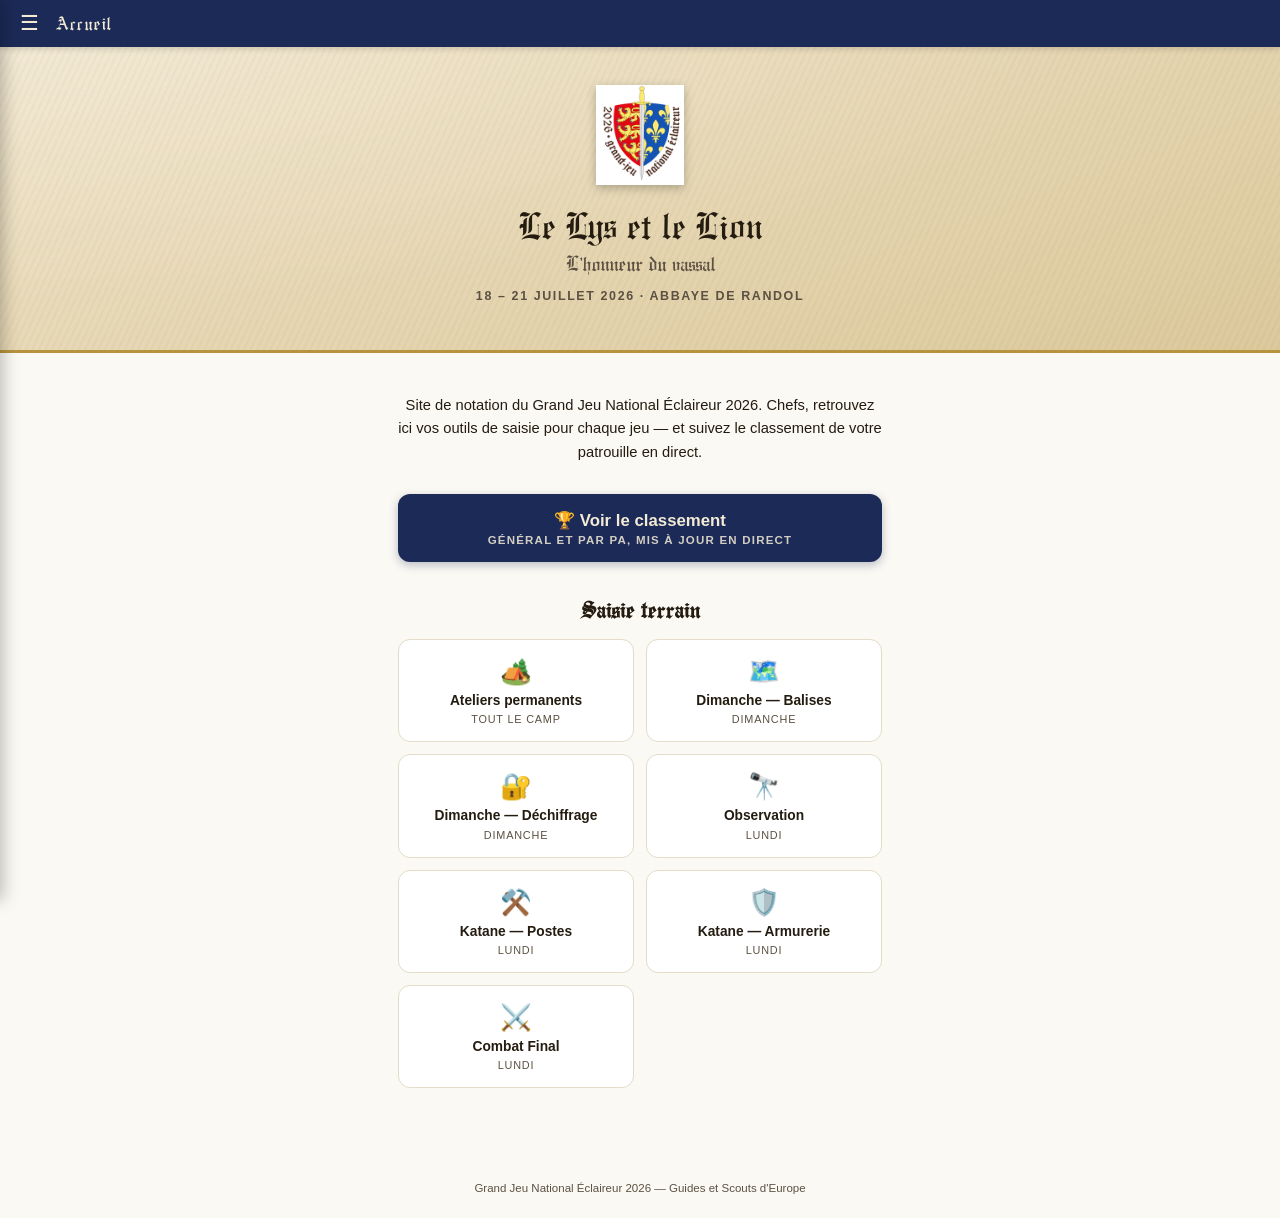
<file: index.html>
<!DOCTYPE html>
<html lang="fr">
<head>
<meta charset="UTF-8">
<meta name="viewport" content="width=device-width, initial-scale=1, viewport-fit=cover">
<title>GJN26 — Le Lys et le Lion</title>
<style>

@font-face {
  font-family: 'Engravers Old English';
  src: url([data-uri]) format('woff2');
  font-weight: normal; font-style: normal; font-display: swap;
}

:root{
  --bleu-capetien:#1B2A57; --rouge-plantagenet:#8F1B23;
  --or:#B8933E; --or-clair:#D8BE7E;
  --parchemin:#EFE3C8; --parchemin-dark:#DCC99C;
  --fond:#FBF9F4; --carte:#FFFFFF;
  --encre:#241C10; --encre-douce:#5B5142; --ligne:#E4DCC8;
  --font-titre:'Engravers Old English','Pirata One',serif;
  --font-ui:'Libre Franklin',-apple-system,BlinkMacSystemFont,'Segoe UI',sans-serif;
}
*{box-sizing:border-box;}
html,body{margin:0;padding:0;}
body{background:var(--fond); font-family:var(--font-ui); color:var(--encre); min-height:100vh; -webkit-font-smoothing:antialiased;}

.hero{
  background:
    radial-gradient(ellipse at top left, rgba(255,255,255,.22), transparent 60%),
    linear-gradient(160deg, var(--parchemin) 0%, var(--parchemin-dark) 100%);
  border-bottom:3px solid var(--or);
  padding:38px 22px 34px;
  text-align:center;
  position:relative; overflow:hidden;
}
.hero::after{
  content:""; position:absolute; inset:0;
  background-image:repeating-linear-gradient(115deg, rgba(90,70,30,.035) 0 2px, transparent 2px 6px);
  pointer-events:none;
}
.hero img{ width:88px; height:auto; margin-bottom:14px; filter:drop-shadow(0 3px 5px rgba(0,0,0,.25)); position:relative; z-index:1; }
.hero h1{ font-family:var(--font-titre); font-weight:normal; font-size:2.1rem; margin:0 0 4px; color:var(--encre); position:relative; z-index:1; }
.hero .sous-titre{ font-family:var(--font-titre); font-size:1.15rem; color:var(--encre-douce); margin:0 0 14px; position:relative; z-index:1; }
.hero .dates{
  font-size:.78rem; text-transform:uppercase; letter-spacing:1.6px; font-weight:700; color:var(--encre-douce);
  position:relative; z-index:1;
}

main{ max-width:520px; margin:0 auto; padding:26px 18px 60px; }

.intro{ font-size:.92rem; line-height:1.6; color:var(--encre); text-align:center; margin-bottom:30px; }

.bouton-principal{
  display:block; text-align:center; background:var(--bleu-capetien); color:#F4EBD6; text-decoration:none;
  font-weight:800; font-size:1.05rem; padding:16px; border-radius:12px; margin-bottom:34px;
  box-shadow:0 3px 10px rgba(27,42,87,.3);
}
.bouton-principal small{ display:block; font-weight:600; font-size:.72rem; text-transform:uppercase; letter-spacing:1.2px; opacity:.85; margin-top:3px; }

.section-titre{
  font-family:var(--font-titre); font-size:1.3rem; color:var(--encre); text-align:center; margin:0 0 16px;
}

.grille-jeux{ display:grid; grid-template-columns:1fr 1fr; gap:12px; margin-bottom:10px; }
.carte-jeu{
  background:var(--carte); border:1.5px solid var(--ligne); border-radius:12px; padding:16px 14px;
  text-decoration:none; color:var(--encre); text-align:center; transition:transform .12s, box-shadow .12s;
}
.carte-jeu:active{ transform:scale(.97); }
.carte-jeu .emoji{ font-size:1.6rem; display:block; margin-bottom:6px; }
.carte-jeu .nom{ font-weight:700; font-size:.86rem; line-height:1.25; }
.carte-jeu .jour{ font-size:.68rem; color:var(--encre-douce); text-transform:uppercase; letter-spacing:.8px; margin-top:4px; }

footer{ text-align:center; padding:24px 18px; font-size:.72rem; color:var(--encre-douce); }


/* ===== Navigation commune GJN26 ===== */
.gjn26-nav{
  position:sticky; top:0; z-index:100;
  background:var(--bleu-capetien);
  display:flex; align-items:center; gap:10px;
  padding:9px 14px;
  box-shadow:0 2px 6px rgba(0,0,0,.15);
}
.gjn26-nav-burger{
  background:none; border:none; color:#F4EBD6; font-size:1.3rem; line-height:1;
  cursor:pointer; padding:4px 6px; border-radius:6px; flex-shrink:0;
}
.gjn26-nav-burger:active{ background:rgba(255,255,255,.12); }
.gjn26-nav-titre{
  font-family:var(--font-titre); color:#F4EBD6; font-size:1.05rem; letter-spacing:.5px;
  flex:1; white-space:nowrap; overflow:hidden; text-overflow:ellipsis;
}
.gjn26-nav-titre a{ color:inherit; text-decoration:none; }

.gjn26-nav-overlay{
  position:fixed; inset:0; background:rgba(20,14,4,.45); z-index:99;
  opacity:0; pointer-events:none; transition:opacity .2s ease;
}
.gjn26-nav-overlay.ouvert{ opacity:1; pointer-events:auto; }

.gjn26-nav-panel{
  position:fixed; top:0; left:0; bottom:0; width:82%; max-width:320px; z-index:101;
  background:var(--fond); box-shadow:3px 0 16px rgba(0,0,0,.25);
  transform:translateX(-100%); transition:transform .25s ease;
  display:flex; flex-direction:column; overflow-y:auto;
}
.gjn26-nav-panel.ouvert{ transform:translateX(0); }
.gjn26-nav-panel-header{
  background:linear-gradient(160deg, var(--parchemin) 0%, var(--parchemin-dark) 100%);
  border-bottom:3px solid var(--or);
  padding:16px 16px 14px; display:flex; align-items:center; gap:10px;
}
.gjn26-nav-panel-header img{ width:36px; height:auto; flex-shrink:0; }
.gjn26-nav-panel-header .txt{ font-family:var(--font-titre); font-size:1.15rem; color:var(--encre); }
.gjn26-nav-close{
  margin-left:auto; background:none; border:none; font-size:1.3rem; color:var(--encre-douce); cursor:pointer; padding:4px 8px;
}
.gjn26-nav-liste{ padding:10px 0; }
.gjn26-nav-section-titre{
  font-size:.68rem; text-transform:uppercase; letter-spacing:1.4px; font-weight:700;
  color:var(--encre-douce); padding:14px 18px 6px;
}
.gjn26-nav-link{
  display:block; padding:11px 18px; font-family:var(--font-ui); font-size:.92rem; font-weight:600;
  color:var(--encre); text-decoration:none; border-left:4px solid transparent;
}
.gjn26-nav-link:active{ background:rgba(184,147,62,.12); }
.gjn26-nav-link.actif{
  border-left-color:var(--or); background:rgba(184,147,62,.10); color:var(--bleu-capetien); font-weight:800;
}

</style>
</head>
<body>
<div class="gjn26-nav-overlay" id="gjn26-nav-overlay"></div>
<nav class="gjn26-nav-panel" id="gjn26-nav-panel">
<div class="gjn26-nav-panel-header">
<img src="[data-uri]" alt="Écu GJN26">
<span class="txt">Le Lys et le Lion</span>
<button class="gjn26-nav-close" id="gjn26-nav-close" aria-label="Fermer">✕</button>
</div>
<div class="gjn26-nav-liste">
<a class="gjn26-nav-link actif" href="index.html">🏠 Accueil</a>
<div class="gjn26-nav-section-titre">Saisie terrain</div>
<a class="gjn26-nav-link" href="saisie-ateliers.html">Ateliers permanents</a>
<a class="gjn26-nav-link" href="saisie-dimanche-balises.html">Dimanche · Balises</a>
<a class="gjn26-nav-link" href="saisie-dimanche-dechiffrage.html">Dimanche · Déchiffrage</a>
<a class="gjn26-nav-link" href="saisie-observation.html">Lundi · Observation</a>
<a class="gjn26-nav-link" href="saisie-katane-postes.html">Lundi · Katane (postes)</a>
<a class="gjn26-nav-link" href="saisie-katane-armurerie.html">Lundi · Katane (armurerie)</a>
<a class="gjn26-nav-link" href="saisie-combatfinal.html">Lundi · Combat Final</a>
<div class="gjn26-nav-section-titre">Suivi</div>
<a class="gjn26-nav-link" href="classement.html">🏆 Classement</a>
</div></nav>
<div class="gjn26-nav"><button class="gjn26-nav-burger" id="gjn26-nav-burger" aria-label="Menu">☰</button><span class="gjn26-nav-titre">Accueil</span></div>



<div class="hero">
  <img src="[data-uri]" alt="Écu GJN26">
  <h1>Le Lys et le Lion</h1>
  <p class="sous-titre">L'honneur du vassal</p>
  <p class="dates">18 – 21 juillet 2026 · Abbaye de Randol</p>
</div>

<main>
  <p class="intro">
    Site de notation du Grand Jeu National Éclaireur 2026. Chefs, retrouvez ici vos outils de saisie
    pour chaque jeu — et suivez le classement de votre patrouille en direct.
  </p>

  <a class="bouton-principal" href="classement.html">
    🏆 Voir le classement
    <small>Général et par PA, mis à jour en direct</small>
  </a>

  <h2 class="section-titre">Saisie terrain</h2>
  <div class="grille-jeux">
    <a class="carte-jeu" href="saisie-ateliers.html">
      <span class="emoji">🏕️</span>
      <div class="nom">Ateliers permanents</div>
      <div class="jour">Tout le camp</div>
    </a>
    <a class="carte-jeu" href="saisie-dimanche-balises.html">
      <span class="emoji">🗺️</span>
      <div class="nom">Dimanche — Balises</div>
      <div class="jour">Dimanche</div>
    </a>
    <a class="carte-jeu" href="saisie-dimanche-dechiffrage.html">
      <span class="emoji">🔐</span>
      <div class="nom">Dimanche — Déchiffrage</div>
      <div class="jour">Dimanche</div>
    </a>
    <a class="carte-jeu" href="saisie-observation.html">
      <span class="emoji">🔭</span>
      <div class="nom">Observation</div>
      <div class="jour">Lundi</div>
    </a>
    <a class="carte-jeu" href="saisie-katane-postes.html">
      <span class="emoji">⚒️</span>
      <div class="nom">Katane — Postes</div>
      <div class="jour">Lundi</div>
    </a>
    <a class="carte-jeu" href="saisie-katane-armurerie.html">
      <span class="emoji">🛡️</span>
      <div class="nom">Katane — Armurerie</div>
      <div class="jour">Lundi</div>
    </a>
    <a class="carte-jeu" href="saisie-combatfinal.html">
      <span class="emoji">⚔️</span>
      <div class="nom">Combat Final</div>
      <div class="jour">Lundi</div>
    </a>
  </div>
</main>

<footer>
  Grand Jeu National Éclaireur 2026 — Guides et Scouts d'Europe
</footer>

<script>

document.getElementById('gjn26-nav-burger').addEventListener('click', () => {
  document.getElementById('gjn26-nav-panel').classList.add('ouvert');
  document.getElementById('gjn26-nav-overlay').classList.add('ouvert');
});
function gjn26FermerNav(){
  document.getElementById('gjn26-nav-panel').classList.remove('ouvert');
  document.getElementById('gjn26-nav-overlay').classList.remove('ouvert');
}
document.getElementById('gjn26-nav-close').addEventListener('click', gjn26FermerNav);
document.getElementById('gjn26-nav-overlay').addEventListener('click', gjn26FermerNav);

</script>
</body>
</html>
</file>
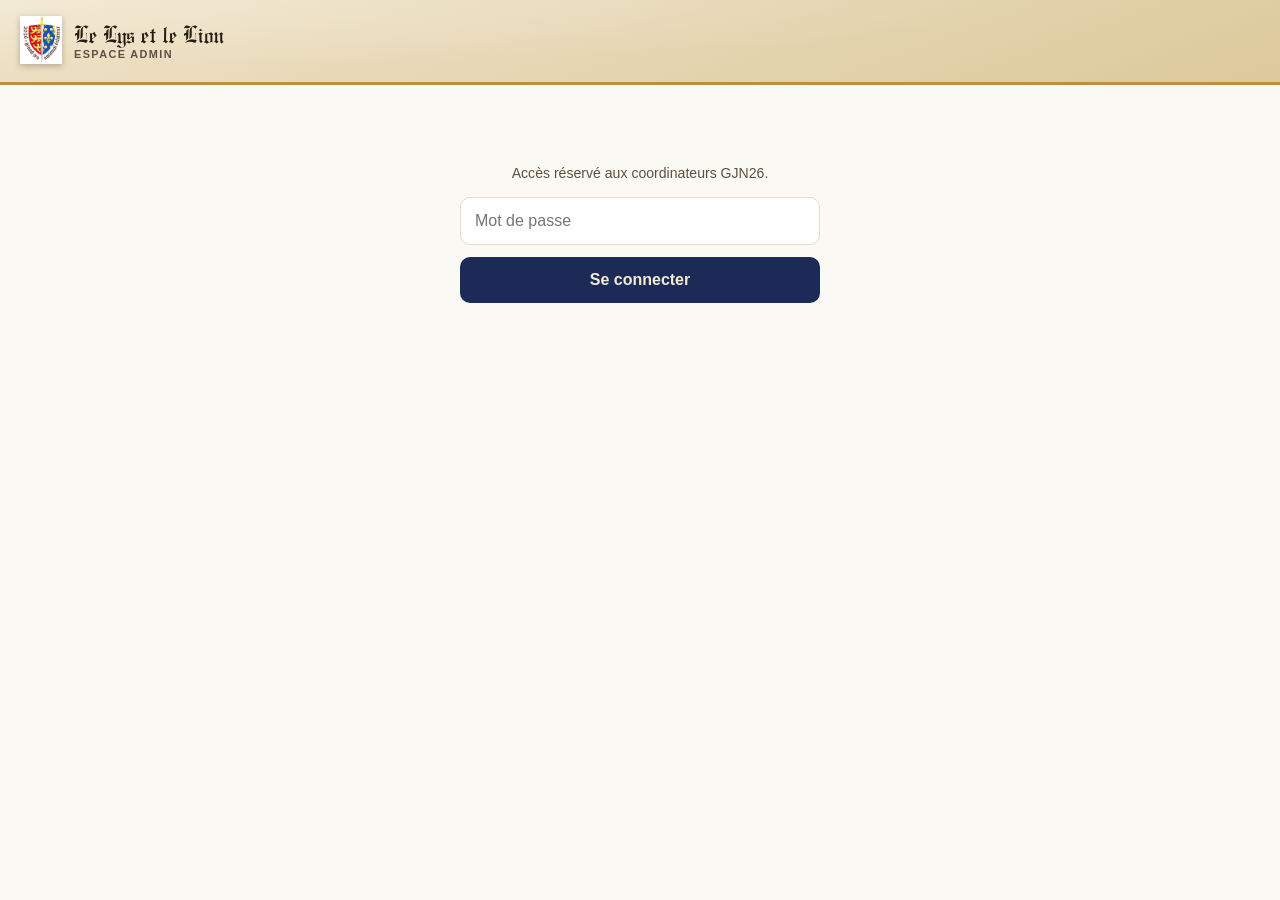
<file: admin.html>
<!DOCTYPE html>
<html lang="fr">
<head>
<meta charset="UTF-8">
<meta name="viewport" content="width=device-width, initial-scale=1, viewport-fit=cover">
<title>GJN26 — Admin</title>
<style>

@font-face {
  font-family: 'Engravers Old English';
  src: url([data-uri]) format('woff2');
  font-weight: normal; font-style: normal; font-display: swap;
}

:root{
  --bleu-capetien:#1B2A57; --rouge-plantagenet:#8F1B23;
  --or:#B8933E; --or-clair:#D8BE7E;
  --parchemin:#EFE3C8; --parchemin-dark:#DCC99C;
  --fond:#FBF9F4; --carte:#FFFFFF;
  --encre:#241C10; --encre-douce:#5B5142; --ligne:#E4DCC8;
  --vert-ok:#3F6B45; --vert-fond:#E9F3EA;
  --ambre:#8A5A17; --ambre-fond:#FBEFD9;
  --rouge-err:#8F2D26; --rouge-fond:#FBE9E7;
  --font-titre:'Engravers Old English','Pirata One',serif;
  --font-ui:'Libre Franklin',-apple-system,BlinkMacSystemFont,'Segoe UI',sans-serif;
  --font-code:'IBM Plex Mono',ui-monospace,monospace;
}
*{box-sizing:border-box;}
html,body{margin:0;padding:0;}
body{background:var(--fond); font-family:var(--font-ui); color:var(--encre); min-height:100vh; -webkit-font-smoothing:antialiased;}

.bandeau{
  background:radial-gradient(ellipse at top left, rgba(255,255,255,.25), transparent 60%), linear-gradient(160deg, var(--parchemin) 0%, var(--parchemin-dark) 100%);
  border-bottom:3px solid var(--or); padding:16px 20px 18px; display:flex; align-items:center; gap:12px;
}
.bandeau img{ width:42px; height:auto; flex-shrink:0; filter:drop-shadow(0 2px 3px rgba(0,0,0,.25)); }
.bandeau h1{ font-family:var(--font-titre); font-weight:normal; font-size:1.3rem; margin:0; color:var(--encre); }
.bandeau p{ margin:0; font-size:.68rem; text-transform:uppercase; letter-spacing:1.4px; color:var(--encre-douce); font-weight:700; }

main{ max-width:720px; margin:0 auto; padding:20px 16px 60px; }

/* ---------- écran mot de passe ---------- */
#ecran-mdp{ max-width:360px; margin:60px auto; text-align:center; }
#ecran-mdp p{ color:var(--encre-douce); font-size:.88rem; margin-bottom:16px; }
#ecran-mdp input{
  width:100%; padding:14px; font-size:1rem; border:1.5px solid var(--ligne); border-radius:10px; margin-bottom:12px;
  font-family:var(--font-ui);
}
#ecran-mdp button{
  width:100%; padding:14px; background:var(--bleu-capetien); color:#F4EBD6; border:none; border-radius:10px;
  font-weight:700; font-size:1rem; cursor:pointer;
}
#erreur-mdp{ color:var(--rouge-err); font-size:.82rem; margin-top:10px; display:none; }

/* ---------- dashboard ---------- */
#dashboard{ display:none; }

.carte{
  background:var(--carte); border:1.5px solid var(--ligne); border-radius:12px; padding:16px 18px; margin-bottom:16px;
}
.carte h2{ font-family:var(--font-titre); font-weight:normal; font-size:1.15rem; margin:0 0 12px; color:var(--encre); }

.etat-synchro{ display:flex; align-items:center; gap:12px; padding:10px 0; }
.pastille{ width:14px; height:14px; border-radius:50%; flex-shrink:0; }
.pastille.vert{ background:var(--vert-ok); }
.pastille.ambre{ background:var(--ambre); }
.pastille.rouge{ background:var(--rouge-err); }
.etat-synchro .texte{ font-size:.9rem; }
.etat-synchro .texte b{ display:block; font-size:1rem; }

table{ width:100%; border-collapse:collapse; font-size:.85rem; }
th{ text-align:left; padding:8px 6px; border-bottom:2px solid var(--ligne); color:var(--encre-douce); font-size:.72rem; text-transform:uppercase; letter-spacing:.6px; }
td{ padding:9px 6px; border-bottom:1px solid var(--ligne); }
tr:last-child td{ border-bottom:none; }
.badge-anomalie{ display:inline-block; padding:3px 9px; border-radius:12px; font-size:.72rem; font-weight:700; }
.badge-anomalie.zero{ background:var(--vert-fond); color:var(--vert-ok); }
.badge-anomalie.some{ background:var(--rouge-fond); color:var(--rouge-err); }

.ligne-anomalie{
  border:1.5px solid var(--rouge-fond); background:var(--rouge-fond); border-radius:10px; padding:12px 14px;
  margin-bottom:10px; display:flex; justify-content:space-between; align-items:center; gap:12px; flex-wrap:wrap;
}
.ligne-anomalie .detail{ font-size:.82rem; }
.ligne-anomalie .detail .jeu{ font-weight:700; color:var(--encre); }
.ligne-anomalie .detail .cle{ font-family:var(--font-code); font-size:.78rem; color:var(--encre-douce); }
.ligne-anomalie .detail .msg{ color:var(--rouge-err); font-weight:600; margin-top:3px; }
.btn-invalider{
  background:var(--rouge-err); color:#fff; border:none; border-radius:8px; padding:9px 14px;
  font-weight:700; font-size:.8rem; cursor:pointer; flex-shrink:0;
}
.btn-invalider:disabled{ opacity:.5; cursor:not-allowed; }
.aucune-anomalie{ text-align:center; color:var(--vert-ok); font-weight:600; padding:20px; }

.rafraichir{
  display:block; margin:0 auto 20px; background:none; border:1.5px solid var(--ligne); border-radius:20px;
  padding:8px 18px; font-size:.8rem; color:var(--encre-douce); cursor:pointer; font-family:var(--font-ui); font-weight:600;
}
</style>
</head>
<body>

<div class="bandeau">
  <img src="[data-uri]" alt="Écu GJN26">
  <div>
    <h1>Le Lys et le Lion</h1>
    <p>Espace Admin</p>
  </div>
</div>

<main>

  <div id="ecran-mdp">
    <p>Accès réservé aux coordinateurs GJN26.</p>
    <input type="password" id="input-mdp" placeholder="Mot de passe">
    <button id="btn-connexion">Se connecter</button>
    <p id="erreur-mdp">Mot de passe incorrect.</p>
  </div>

  <div id="dashboard">
    <button class="rafraichir" id="btn-rafraichir">↻ Rafraîchir maintenant</button>

    <div class="carte">
      <h2>État de la synchronisation</h2>
      <div class="etat-synchro">
        <div class="pastille" id="pastille-synchro"></div>
        <div class="texte">
          <b id="texte-synchro">—</b>
          <span id="sous-texte-synchro"></span>
        </div>
      </div>
    </div>

    <div class="carte">
      <h2>Par jeu</h2>
      <table>
        <thead><tr><th>Jeu</th><th>Lignes</th><th>Anomalies</th></tr></thead>
        <tbody id="tbody-jeux"></tbody>
      </table>
    </div>

    <div class="carte">
      <h2>Anomalies à relire</h2>
      <div id="liste-anomalies"></div>
    </div>
  </div>

</main>

<script>
// À COMPLETER : URL du Web App Apps Script (webapp.gs)
const API_URL = 'https://script.google.com/a/macros/scouts-europe.org/s/AKfycbwYjayf_XN9QpTZ1Hqud1kKpz-YLjsowj7ojy31hHDlKGjOlpxIdX6bgvg_WzKk_BfX9g/exec';

let MDP = '';

document.getElementById('btn-connexion').addEventListener('click', tenterConnexion);
document.getElementById('input-mdp').addEventListener('keydown', e => { if (e.key === 'Enter') tenterConnexion(); });

async function tenterConnexion() {
  const saisie = document.getElementById('input-mdp').value;
  if (!saisie) return;
  document.getElementById('erreur-mdp').style.display = 'none';

  if (!API_URL || API_URL.indexOf('REMPLACER') !== -1) {
    document.getElementById('erreur-mdp').textContent = 'API_URL non configurée dans ce fichier.';
    document.getElementById('erreur-mdp').style.display = 'block';
    return;
  }

  try {
    const res = await fetch(API_URL + '?action=getEtatSysteme&mdp=' + encodeURIComponent(saisie));
    const data = await res.json();
    if (!data.success) {
      document.getElementById('erreur-mdp').textContent = data.message || 'Mot de passe incorrect.';
      document.getElementById('erreur-mdp').style.display = 'block';
      return;
    }
    MDP = saisie;
    sessionStorage.setItem('gjn26_admin_mdp', saisie);
    document.getElementById('ecran-mdp').style.display = 'none';
    document.getElementById('dashboard').style.display = 'block';
    afficherEtatSysteme(data);
    chargerAnomalies();
  } catch (err) {
    document.getElementById('erreur-mdp').textContent = 'Erreur réseau — réessayez.';
    document.getElementById('erreur-mdp').style.display = 'block';
  }
}

function afficherEtatSysteme(data) {
  const pastille = document.getElementById('pastille-synchro');
  const texte = document.getElementById('texte-synchro');
  const sousTexte = document.getElementById('sous-texte-synchro');

  const m = data.minutesDepuisDerniereSync;
  if (m === null) {
    pastille.className = 'pastille rouge';
    texte.textContent = 'Aucune synchronisation détectée';
  } else if (m <= 5) {
    pastille.className = 'pastille vert';
    texte.textContent = 'Synchronisation à jour';
    sousTexte.textContent = 'Dernière il y a ' + m + ' min';
  } else if (m <= 15) {
    pastille.className = 'pastille ambre';
    texte.textContent = 'Synchronisation en retard';
    sousTexte.textContent = 'Dernière il y a ' + m + ' min — à surveiller';
  } else {
    pastille.className = 'pastille rouge';
    texte.textContent = 'Synchronisation arrêtée ?';
    sousTexte.textContent = 'Dernière il y a ' + m + ' min — vérifier le déclencheur';
  }
  if (!data.declencheurActif) {
    sousTexte.textContent += ' · ⚠️ Aucun déclencheur actif';
  }

  const tbody = document.getElementById('tbody-jeux');
  tbody.innerHTML = '';
  (data.jeux || []).forEach(j => {
    const tr = document.createElement('tr');
    const badgeClasse = j.nbAnomalies > 0 ? 'some' : 'zero';
    tr.innerHTML = `<td>${j.libelle}</td><td>${j.nbLignes ?? '—'}</td><td><span class="badge-anomalie ${badgeClasse}">${j.nbAnomalies ?? 0}</span></td>`;
    tbody.appendChild(tr);
  });
}

async function chargerAnomalies() {
  try {
    const res = await fetch(API_URL + '?action=getAnomalies&mdp=' + encodeURIComponent(MDP));
    const data = await res.json();
    const container = document.getElementById('liste-anomalies');
    container.innerHTML = '';
    if (!data.success) { container.innerHTML = '<p>' + (data.message || 'Erreur') + '</p>'; return; }
    if (!data.anomalies || data.anomalies.length === 0) {
      container.innerHTML = '<div class="aucune-anomalie">✓ Aucune anomalie en attente</div>';
      return;
    }
    data.anomalies.forEach(a => {
      const div = document.createElement('div');
      div.className = 'ligne-anomalie';
      div.innerHTML = `
        <div class="detail">
          <div class="jeu">${a.libelleJeu}</div>
          <div class="cle">${a.clePatrouille}</div>
          <div class="msg">${a.anomalie}</div>
        </div>
        <button class="btn-invalider" data-jeu="${a.jeu}" data-ligne="${a.ligne}">Invalider cette ligne</button>
      `;
      container.appendChild(div);
    });
    container.querySelectorAll('.btn-invalider').forEach(btn => {
      btn.addEventListener('click', () => invaliderLigne(btn));
    });
  } catch (err) {
    console.error(err);
  }
}

async function invaliderLigne(btn) {
  btn.disabled = true;
  btn.textContent = '...';
  try {
    const jeu = btn.dataset.jeu, ligne = btn.dataset.ligne;
    const res = await fetch(API_URL + '?action=invaliderLigne&jeu=' + jeu + '&ligne=' + ligne + '&mdp=' + encodeURIComponent(MDP));
    const data = await res.json();
    if (data.success) {
      btn.closest('.ligne-anomalie').remove();
    } else {
      alert(data.message || 'Erreur');
      btn.disabled = false;
      btn.textContent = 'Invalider cette ligne';
    }
  } catch (err) {
    alert('Erreur réseau');
    btn.disabled = false;
    btn.textContent = 'Invalider cette ligne';
  }
}

document.getElementById('btn-rafraichir').addEventListener('click', rafraichirTout);
async function rafraichirTout() {
  if (!MDP) return;
  const res = await fetch(API_URL + '?action=getEtatSysteme&mdp=' + encodeURIComponent(MDP));
  const data = await res.json();
  if (data.success) afficherEtatSysteme(data);
  chargerAnomalies();
}

// reconnexion automatique si mot de passe déjà saisi cette session
window.addEventListener('load', () => {
  const mdpSauve = sessionStorage.getItem('gjn26_admin_mdp');
  if (mdpSauve) {
    document.getElementById('input-mdp').value = mdpSauve;
    tenterConnexion();
  }
});

setInterval(() => { if (MDP) rafraichirTout(); }, 30000);
</script>
</body>
</html>
</file>
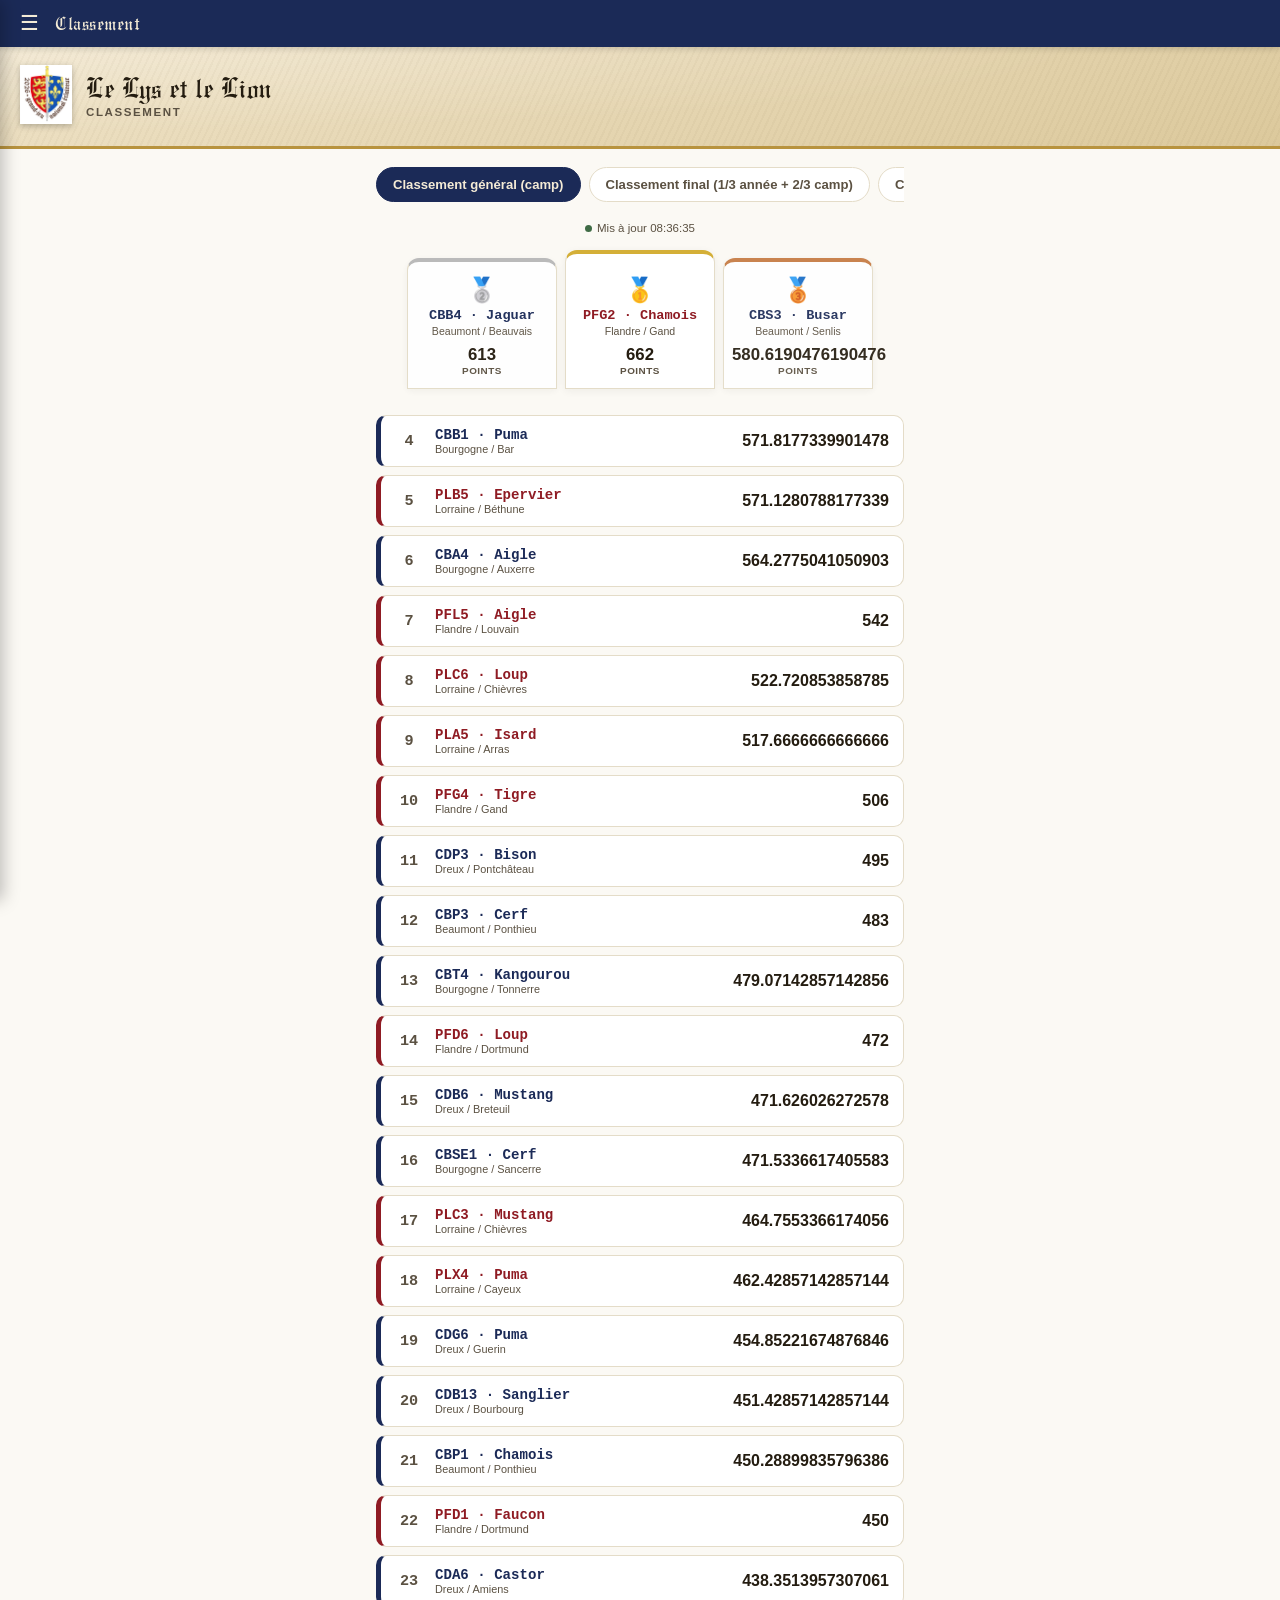
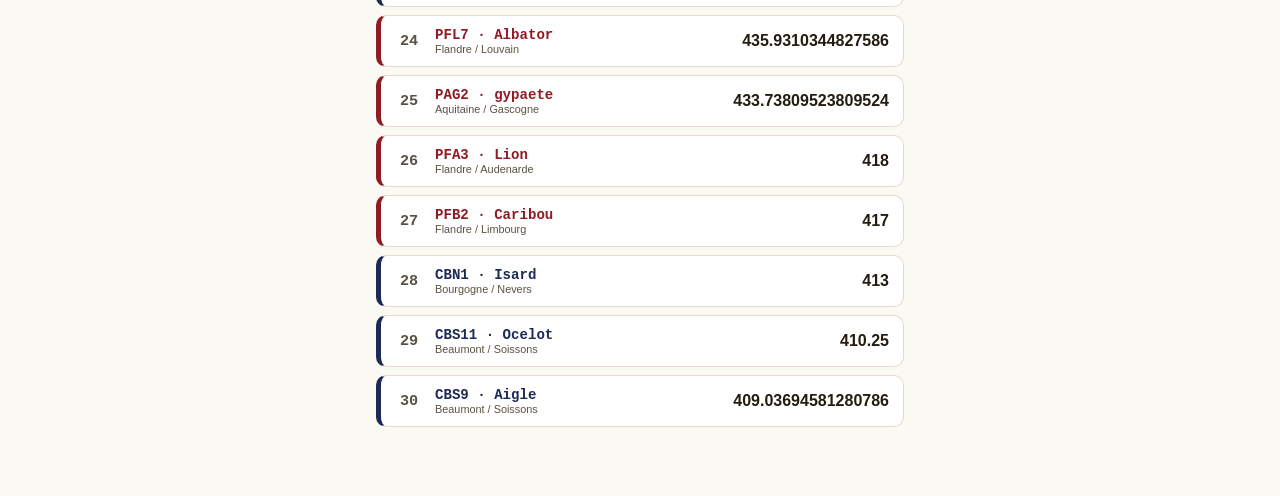
<file: classement.html>
<!DOCTYPE html>
<html lang="fr">
<head>
<meta charset="UTF-8">
<meta name="viewport" content="width=device-width, initial-scale=1, viewport-fit=cover">
<title>GJN26 — Classement</title>
<style>

@font-face {
  font-family: 'Engravers Old English';
  src: url([data-uri]) format('woff2');
  font-weight: normal; font-style: normal; font-display: swap;
}

:root{
  --bleu-capetien:#1B2A57; --rouge-plantagenet:#8F1B23;
  --or:#B8933E; --or-clair:#D8BE7E; --or-vif:#D4AF37;
  --parchemin:#EFE3C8; --parchemin-dark:#DCC99C;
  --fond:#FBF9F4; --carte:#FFFFFF;
  --encre:#241C10; --encre-douce:#5B5142; --ligne:#E4DCC8;
  --vert-ok:#3F6B45;
  --font-titre:'Engravers Old English','Pirata One',serif;
  --font-ui:'Libre Franklin',-apple-system,BlinkMacSystemFont,'Segoe UI',sans-serif;
  --font-code:'IBM Plex Mono',ui-monospace,monospace;
}
*{box-sizing:border-box;}
html,body{margin:0;padding:0;}
body{background:var(--fond); font-family:var(--font-ui); color:var(--encre); min-height:100vh; -webkit-font-smoothing:antialiased;}

.bandeau{
  background:radial-gradient(ellipse at top left, rgba(255,255,255,.25), transparent 60%), linear-gradient(160deg, var(--parchemin) 0%, var(--parchemin-dark) 100%);
  border-bottom:3px solid var(--or); padding:18px 20px 22px; display:flex; align-items:center; gap:14px; position:relative; overflow:hidden;
}
.bandeau::after{ content:""; position:absolute; inset:0; background-image:repeating-linear-gradient(115deg, rgba(90,70,30,.035) 0 2px, transparent 2px 6px); pointer-events:none; }
.bandeau img{ width:52px; height:auto; flex-shrink:0; filter:drop-shadow(0 2px 3px rgba(0,0,0,.25)); position:relative; z-index:1; }
.bandeau .titres{ position:relative; z-index:1; }
.bandeau h1{ font-family:var(--font-titre); font-weight:normal; font-size:1.55rem; margin:0 0 2px; color:var(--encre); letter-spacing:.5px; }
.bandeau p{ margin:0; font-size:.72rem; text-transform:uppercase; letter-spacing:1.6px; color:var(--encre-douce); font-weight:600; }

main{ max-width:560px; margin:0 auto; padding:18px 16px 60px; }

.selecteur{
  display:flex; gap:8px; margin-bottom:18px; overflow-x:auto; padding-bottom:2px;
  scrollbar-width:none;
}
.selecteur::-webkit-scrollbar{ display:none; }
.selecteur button{
  flex:0 0 auto; padding:9px 16px; border-radius:20px; border:1.5px solid var(--ligne);
  background:var(--carte); font-family:var(--font-ui); font-weight:700; font-size:.82rem;
  color:var(--encre-douce); cursor:pointer; white-space:nowrap; transition:all .15s;
}
.selecteur button.actif{ background:var(--bleu-capetien); border-color:var(--bleu-capetien); color:#F4EBD6; }

.maj-info{
  font-size:.72rem; color:var(--encre-douce); text-align:center; margin-bottom:16px;
}
.maj-info .point{
  display:inline-block; width:7px; height:7px; border-radius:50%; background:var(--vert-ok);
  margin-right:5px; animation:pulse 2s infinite;
}
@keyframes pulse{ 0%,100%{opacity:1;} 50%{opacity:.35;} }

/* ---------- podium ---------- */
.podium{
  display:flex; align-items:flex-end; justify-content:center; gap:8px; margin-bottom:26px;
}
.podium-place{
  flex:1; max-width:150px; background:var(--carte); border:1.5px solid var(--ligne); border-radius:12px 12px 0 0;
  padding:14px 8px 12px; text-align:center; position:relative; box-shadow:0 2px 8px rgba(36,28,16,.06);
}
.podium-place.p1{ padding-top:22px; border-top:4px solid var(--or-vif); order:2; }
.podium-place.p2{ order:1; opacity:.96; border-top:4px solid #B8B8B8; }
.podium-place.p3{ order:3; opacity:.92; border-top:4px solid #C57A42; }
.podium-medaille{ font-size:1.5rem; margin-bottom:4px; }
.podium-code{ font-family:var(--font-code); font-weight:700; font-size:.85rem; color:var(--camp-couleur,var(--encre)); }
.podium-totem{ font-size:.8rem; margin-top:2px; }
.podium-troupe{ font-size:.66rem; color:var(--encre-douce); margin-top:2px; overflow:hidden; text-overflow:ellipsis; white-space:nowrap; }
.podium-pts{ font-size:1.05rem; font-weight:800; margin-top:8px; color:var(--encre); }
.podium-pts small{ font-size:.62rem; font-weight:600; color:var(--encre-douce); display:block; text-transform:uppercase; letter-spacing:.5px; }

/* ---------- liste (rang 4+) ---------- */
.ligne-classement{
  display:flex; align-items:center; gap:12px; background:var(--carte); border:1.5px solid var(--ligne);
  border-left:5px solid var(--camp-couleur,var(--or)); border-radius:10px; padding:11px 14px; margin-bottom:8px;
}
.ligne-rang{ font-family:var(--font-code); font-weight:700; font-size:.95rem; color:var(--encre-douce); width:28px; flex-shrink:0; text-align:center; }
.ligne-detail{ flex:1; min-width:0; }
.ligne-code{ font-family:var(--font-code); font-weight:700; font-size:.88rem; color:var(--camp-couleur,var(--encre)); }
.ligne-nom{ font-size:.86rem; color:var(--encre); }
.ligne-troupe{ font-size:.68rem; color:var(--encre-douce); overflow:hidden; text-overflow:ellipsis; white-space:nowrap; }
.ligne-pts{ font-weight:800; font-size:1rem; flex-shrink:0; }

.demo-notice{
  background:var(--parchemin); border:1px solid var(--or-clair); border-radius:10px; padding:10px 14px;
  font-size:.76rem; color:var(--encre-douce); text-align:center; margin-bottom:16px;
}

@media (max-width:380px){
  .podium-troupe, .ligne-troupe{ display:none; }
}


/* ===== Navigation commune GJN26 ===== */
.gjn26-nav{
  position:sticky; top:0; z-index:100;
  background:var(--bleu-capetien);
  display:flex; align-items:center; gap:10px;
  padding:9px 14px;
  box-shadow:0 2px 6px rgba(0,0,0,.15);
}
.gjn26-nav-burger{
  background:none; border:none; color:#F4EBD6; font-size:1.3rem; line-height:1;
  cursor:pointer; padding:4px 6px; border-radius:6px; flex-shrink:0;
}
.gjn26-nav-burger:active{ background:rgba(255,255,255,.12); }
.gjn26-nav-titre{
  font-family:var(--font-titre); color:#F4EBD6; font-size:1.05rem; letter-spacing:.5px;
  flex:1; white-space:nowrap; overflow:hidden; text-overflow:ellipsis;
}
.gjn26-nav-titre a{ color:inherit; text-decoration:none; }

.gjn26-nav-overlay{
  position:fixed; inset:0; background:rgba(20,14,4,.45); z-index:99;
  opacity:0; pointer-events:none; transition:opacity .2s ease;
}
.gjn26-nav-overlay.ouvert{ opacity:1; pointer-events:auto; }

.gjn26-nav-panel{
  position:fixed; top:0; left:0; bottom:0; width:82%; max-width:320px; z-index:101;
  background:var(--fond); box-shadow:3px 0 16px rgba(0,0,0,.25);
  transform:translateX(-100%); transition:transform .25s ease;
  display:flex; flex-direction:column; overflow-y:auto;
}
.gjn26-nav-panel.ouvert{ transform:translateX(0); }
.gjn26-nav-panel-header{
  background:linear-gradient(160deg, var(--parchemin) 0%, var(--parchemin-dark) 100%);
  border-bottom:3px solid var(--or);
  padding:16px 16px 14px; display:flex; align-items:center; gap:10px;
}
.gjn26-nav-panel-header img{ width:36px; height:auto; flex-shrink:0; }
.gjn26-nav-panel-header .txt{ font-family:var(--font-titre); font-size:1.15rem; color:var(--encre); }
.gjn26-nav-close{
  margin-left:auto; background:none; border:none; font-size:1.3rem; color:var(--encre-douce); cursor:pointer; padding:4px 8px;
}
.gjn26-nav-liste{ padding:10px 0; }
.gjn26-nav-section-titre{
  font-size:.68rem; text-transform:uppercase; letter-spacing:1.4px; font-weight:700;
  color:var(--encre-douce); padding:14px 18px 6px;
}
.gjn26-nav-link{
  display:block; padding:11px 18px; font-family:var(--font-ui); font-size:.92rem; font-weight:600;
  color:var(--encre); text-decoration:none; border-left:4px solid transparent;
}
.gjn26-nav-link:active{ background:rgba(184,147,62,.12); }
.gjn26-nav-link.actif{
  border-left-color:var(--or); background:rgba(184,147,62,.10); color:var(--bleu-capetien); font-weight:800;
}

</style>
</head>
<body>
<div class="gjn26-nav-overlay" id="gjn26-nav-overlay"></div>
<nav class="gjn26-nav-panel" id="gjn26-nav-panel">
<div class="gjn26-nav-panel-header">
<img src="[data-uri]" alt="Écu GJN26">
<span class="txt">Le Lys et le Lion</span>
<button class="gjn26-nav-close" id="gjn26-nav-close" aria-label="Fermer">✕</button>
</div>
<div class="gjn26-nav-liste">
<a class="gjn26-nav-link" href="index.html">🏠 Accueil</a>
<div class="gjn26-nav-section-titre">Saisie terrain</div>
<a class="gjn26-nav-link" href="saisie-ateliers.html">Ateliers permanents</a>
<a class="gjn26-nav-link" href="saisie-dimanche-balises.html">Dimanche · Balises</a>
<a class="gjn26-nav-link" href="saisie-dimanche-dechiffrage.html">Dimanche · Déchiffrage</a>
<a class="gjn26-nav-link" href="saisie-observation.html">Lundi · Observation</a>
<a class="gjn26-nav-link" href="saisie-katane-postes.html">Lundi · Katane (postes)</a>
<a class="gjn26-nav-link" href="saisie-katane-armurerie.html">Lundi · Katane (armurerie)</a>
<a class="gjn26-nav-link" href="saisie-combatfinal.html">Lundi · Combat Final</a>
<div class="gjn26-nav-section-titre">Suivi</div>
<a class="gjn26-nav-link actif" href="classement.html">🏆 Classement</a>
</div></nav>
<div class="gjn26-nav"><button class="gjn26-nav-burger" id="gjn26-nav-burger" aria-label="Menu">☰</button><span class="gjn26-nav-titre">Classement</span></div>



<div class="bandeau">
  <img src="[data-uri]" alt="Écu GJN26">
  <div class="titres">
    <h1>Le Lys et le Lion</h1>
    <p>Classement</p>
  </div>
</div>

<main>
  <div class="selecteur" id="selecteur">
    <button data-vue="general" class="actif">Classement général (camp)</button>
    <button data-vue="final">Classement final (1/3 année + 2/3 camp)</button>
    <button data-vue="troupes">Classement troupes</button>
    <button data-vue="pa" data-pa="Boute-en-train">Boute-en-train</button>
    <button data-vue="pa" data-pa="Cuisinier">Cuisinier</button>
    <button data-vue="pa" data-pa="Explorateur">Explorateur</button>
    <button data-vue="pa" data-pa="Liturgiste">Liturgiste</button>
    <button data-vue="pa" data-pa="Messager">Messager</button>
    <button data-vue="pa" data-pa="Pionnier">Pionnier</button>
    <button data-vue="pa" data-pa="Sportif-secouriste">Sportif-secouriste</button>
  </div>

  <div class="demo-notice" id="demo-notice" style="display:none;">
    ⚠️ Classement pas encore publié (<code>data/classement.json</code> introuvable) — données de démonstration affichées.
  </div>

  <div class="maj-info" id="maj-info"><span class="point"></span>Mise à jour…</div>

  <div id="podium" class="podium"></div>
  <div id="liste"></div>
</main>

<script>
// Le classement est lu depuis data/classement.json (fichier statique poussé automatiquement
// par Apps Script) — plus d'appel direct à Google (contournement de la restriction Workspace
// scouts-europe.org qui bloque les accès anonymes aux Web Apps).

const COULEUR_CAMP = { "Capétien": "var(--bleu-capetien)", "Plantagenêt": "var(--rouge-plantagenet)" };
const MEDAILLES = ['🥇','🥈','🥉'];

const DEMO_CLASSEMENT = [{"camp": "Capétien", "province": "Beaumont", "ville": "Beauvais", "origine": "1re Naut POISSY", "code": "CBB1", "totem": "Narval", "total": 479, "rang": 1}, {"camp": "Plantagenêt", "province": "Lorraine", "ville": "Arras", "origine": "1re LAGNY-MEAUX", "code": "PLA3", "totem": "Guépard", "total": 477, "rang": 2}, {"camp": "Capétien", "province": "Beaumont", "ville": "Soissons", "origine": "1e ASTAFFORT-LECTOUR", "code": "CBS10", "totem": "Husky", "total": 452, "rang": 3}, {"camp": "Plantagenêt", "province": "Aquitaine", "ville": "Aragon", "origine": "1er Houston FNE", "code": "PAA5", "totem": "Bisons", "total": 429, "rang": 4}, {"camp": "Capétien", "province": "Beaumont", "ville": "Montmorency", "origine": "3e MEUDON", "code": "CBM5", "totem": "Leopard", "total": 421, "rang": 5}, {"camp": "Plantagenêt", "province": "Lorraine", "ville": "Commercy", "origine": "1re BERGERAC", "code": "PLC2", "totem": "Panthère", "total": 399, "rang": 6}, {"camp": "Capétien", "province": "Bourgogne", "ville": "Sancerre", "origine": "5e Naut MONTAUBAN", "code": "CBSE2", "totem": "Aigle", "total": 349, "rang": 7}, {"camp": "Plantagenêt", "province": "Aquitaine", "ville": "Aragon", "origine": "3e NICE", "code": "PAA1", "totem": "Sanglier", "total": 336, "rang": 8}, {"camp": "Capétien", "province": "Bourgogne", "ville": "Bar", "origine": "1re AVIGNON-ALPILLES", "code": "CBB3", "totem": "Isard", "total": 334, "rang": 9}, {"camp": "Capétien", "province": "Bourgogne", "ville": "Sancerre", "origine": "1re ND DES MARAIS", "code": "CBSE4", "totem": "Cerf", "total": 314, "rang": 10}, {"camp": "Plantagenêt", "province": "Aquitaine", "ville": "Issoudun", "origine": "1er Houston FNE", "code": "PAI4", "totem": "Cobras", "total": 303, "rang": 11}, {"camp": "Plantagenêt", "province": "Lorraine", "ville": "Arras", "origine": "5e Tassin", "code": "PLA4", "totem": "Orignal", "total": 296, "rang": 12}, {"camp": "Capétien", "province": "Beaumont", "ville": "Ponthieu", "origine": "1e ASTAFFORT-LECTOUR", "code": "CBP4", "totem": "Alligator", "total": 294, "rang": 13}, {"camp": "Capétien", "province": "Beaumont", "ville": "Beauvais", "origine": "5e BORDEAUX", "code": "CBB2", "totem": "Kadiak", "total": 292, "rang": 14}, {"camp": "Plantagenêt", "province": "Lorraine", "ville": "Commercy", "origine": "1re MULHOUSE", "code": "PLC1", "totem": "Lynx", "total": 262, "rang": 15}, {"camp": "Plantagenêt", "province": "Aquitaine", "ville": "Issoudun", "origine": "1re Marine Landerneau", "code": "PAI1", "totem": "Requin", "total": 262, "rang": 16}, {"camp": "Capétien", "province": "Bourgogne", "ville": "Clermont", "origine": "1re MONNAIE", "code": "CBC1", "totem": "Cougar", "total": 232, "rang": 17}, {"camp": "Capétien", "province": "Beaumont", "ville": "Beauvais", "origine": "1re TOURS", "code": "CBB3", "totem": "Isatis", "total": 230, "rang": 18}, {"camp": "Plantagenêt", "province": "Flandre", "ville": "Limbourg", "origine": "1re SARTROUVILLE", "code": "PFB1", "totem": "Renard", "total": 221, "rang": 19}, {"camp": "Plantagenêt", "province": "Flandre", "ville": "Dortmund", "origine": "1re STE FOY LES LYON", "code": "PFD4", "totem": "Castor", "total": 201, "rang": 20}, {"camp": "Capétien", "province": "Dreux", "ville": "Bourbourg", "origine": "1re SAINTES", "code": "CDB11", "totem": "Cerf", "total": 199, "rang": 21}, {"camp": "Capétien", "province": "Beaumont", "ville": "Ponthieu", "origine": "5e BORDEAUX", "code": "CBP5", "totem": "Bison", "total": 172, "rang": 22}, {"camp": "Plantagenêt", "province": "Aquitaine", "ville": "Poitou", "origine": "Réseau de l'araignée (Montluçon)", "code": "PAP2", "totem": "auroch", "total": 169, "rang": 23}, {"camp": "Capétien", "province": "Bourgogne", "ville": "Tonnerre", "origine": "1re LE MESNIL LE ROI", "code": "CBT6", "totem": "Castor", "total": 167, "rang": 24}, {"camp": "Capétien", "province": "Beaumont", "ville": "Soissons", "origine": "1re NIORT", "code": "CBS8", "totem": "Lion", "total": 123, "rang": 25}];
const DEMO_FLOTS = {"Boute-en-train": [{"camp": "Plantagenêt", "province": "Aquitaine", "ville": "Bordellais", "origine": "Réseau de l'araignée (Colmar)", "code": "PAB1", "totem": "chamois", "points": 179, "rang": 1}, {"camp": "Plantagenêt", "province": "Flandre", "ville": "Louvain", "origine": "1re POITIERS", "code": "PFL3", "totem": "Chevreuil", "points": 172, "rang": 2}, {"camp": "Capétien", "province": "Bourgogne", "ville": "Clermont", "origine": "13e PARIS", "code": "CBC6", "totem": "Rhinoceros", "points": 157, "rang": 3}, {"camp": "Plantagenêt", "province": "Flandre", "ville": "Louvain", "origine": "1re STE FOY LES LYON", "code": "PFL5", "totem": "Aigle", "points": 126, "rang": 4}, {"camp": "Capétien", "province": "Dreux", "ville": "Guerin", "origine": "1re HUREPOIX-VAL YVETTE", "code": "CDG2", "totem": "Antilope", "points": 107, "rang": 5}, {"camp": "Capétien", "province": "Dreux", "ville": "Pontchâteau", "origine": "1re VALENCE", "code": "CDP6", "totem": "Renard", "points": 103, "rang": 6}, {"camp": "Capétien", "province": "Beaumont", "ville": "Montmorency", "origine": "1re Naut POISSY", "code": "CBM1", "totem": "Espadon", "points": 84, "rang": 7}, {"camp": "Plantagenêt", "province": "Lorraine", "ville": "Arras", "origine": "1re ALBI", "code": "PLA1", "totem": "Lynx", "points": 81, "rang": 8}, {"camp": "Capétien", "province": "Beaumont", "ville": "Ponthieu", "origine": "1re NIORT", "code": "CBP2", "totem": "Aigle", "points": 69, "rang": 9}, {"camp": "Plantagenêt", "province": "Aquitaine", "ville": "Bearn", "origine": "Réseau de l'araignée (Oslo)", "code": "PAB11", "totem": "orque", "points": 68, "rang": 10}, {"camp": "Plantagenêt", "province": "Lorraine", "ville": "Béthune", "origine": "1re ALBI", "code": "PLB1", "totem": "Aigle", "points": 59, "rang": 11}, {"camp": "Plantagenêt", "province": "Aquitaine", "ville": "Aragon", "origine": "1er Coeur de Saint Denys", "code": "PAA3", "totem": "Azandica", "points": 35, "rang": 12}, {"camp": "Capétien", "province": "Dreux", "ville": "Breteuil", "origine": "1re AUXERRE", "code": "CDB4", "totem": "Lynx", "points": 30, "rang": 13}, {"camp": "Capétien", "province": "Beaumont", "ville": "Beauvais", "origine": "1re BRIGNAIS", "code": "CBB6", "totem": "Aigle", "points": 27, "rang": 14}, {"camp": "Plantagenêt", "province": "Flandre", "ville": "Gand", "origine": "1re CARCASSONNE/BEZIER", "code": "PFG5", "totem": "Chevreuil", "points": 21, "rang": 15}], "Cuisinier": [{"camp": "Capétien", "province": "Bourgogne", "ville": "Bar", "origine": "1re LIMOGES", "code": "CBB1", "totem": "Puma", "points": 173, "rang": 1}, {"camp": "Plantagenêt", "province": "Flandre", "ville": "Audenarde", "origine": "9e MONTAGNE TOULOUSE", "code": "PFA4", "totem": "Milan", "points": 152, "rang": 2}, {"camp": "Capétien", "province": "Dreux", "ville": "Pontchâteau", "origine": "1re BEAUVAIS", "code": "CDP4", "totem": "Epaulard", "points": 128, "rang": 3}, {"camp": "Plantagenêt", "province": "Aquitaine", "ville": "Bearn", "origine": "Réseau de l'araignée (Pau)", "code": "PAB10", "totem": "chocard", "points": 112, "rang": 4}, {"camp": "Capétien", "province": "Bourgogne", "ville": "Tonnerre", "origine": "1re PONTOISE", "code": "CBT4", "totem": "Kangourou", "points": 107, "rang": 5}, {"camp": "Plantagenêt", "province": "Flandre", "ville": "Limbourg", "origine": "1re POITIERS", "code": "PFB3", "totem": "Gerfaut", "points": 93, "rang": 6}, {"camp": "Capétien", "province": "Bourgogne", "ville": "Nevers", "origine": "1re MONNAIE", "code": "CBN6", "totem": "Mustang", "points": 90, "rang": 7}, {"camp": "Plantagenêt", "province": "Flandre", "ville": "Dortmund", "origine": "1re TAVERNY BEAUCHAMP", "code": "PFD2", "totem": "Wallaby", "points": 79, "rang": 8}, {"camp": "Plantagenêt", "province": "Flandre", "ville": "Gand", "origine": "1re CARCASSONNE/BEZIER", "code": "PFG5", "totem": "Chevreuil", "points": 78, "rang": 9}, {"camp": "Capétien", "province": "Bourgogne", "ville": "Nevers", "origine": "1re AVIGNON-ALPILLES", "code": "CBN4", "totem": "Chevreuil", "points": 72, "rang": 10}, {"camp": "Plantagenêt", "province": "Aquitaine", "ville": "Issoudun", "origine": "3e NICE", "code": "PAI5", "totem": "Aigle", "points": 68, "rang": 11}, {"camp": "Plantagenêt", "province": "Flandre", "ville": "Dortmund", "origine": "1re BOURG EN BRESSE", "code": "PFD5", "totem": "Loup", "points": 66, "rang": 12}, {"camp": "Capétien", "province": "Dreux", "ville": "Breteuil", "origine": "13e NANTES", "code": "CDB2", "totem": "Hermine", "points": 51, "rang": 13}, {"camp": "Capétien", "province": "Beaumont", "ville": "Coucy", "origine": "1e ASTAFFORT-LECTOUR", "code": "CBC6", "totem": "Jaguar", "points": 24, "rang": 14}, {"camp": "Plantagenêt", "province": "Flandre", "ville": "Louvain", "origine": "9e MONTAGNE TOULOUSE", "code": "PFL7", "totem": "Albator", "points": 18, "rang": 15}], "Explorateur": [{"camp": "Plantagenêt", "province": "Flandre", "ville": "Gand", "origine": "9e MONTAGNE TOULOUSE", "code": "PFG2", "totem": "Chamois", "points": 159, "rang": 1}, {"camp": "Plantagenêt", "province": "Flandre", "ville": "Limbourg", "origine": "1re STE FOY LES LYON", "code": "PFB5", "totem": "Bison", "points": 159, "rang": 2}, {"camp": "Capétien", "province": "Beaumont", "ville": "Coucy", "origine": "1re NIORT", "code": "CBC4", "totem": "Faucon", "points": 153, "rang": 3}, {"camp": "Capétien", "province": "Bourgogne", "ville": "Tonnerre", "origine": "1re AVIGNON-ALPILLES", "code": "CBT5", "totem": "Gerfaut", "points": 147, "rang": 4}, {"camp": "Capétien", "province": "Beaumont", "ville": "Montmorency", "origine": "1re SOISSONS", "code": "CBM6", "totem": "Guepard", "points": 140, "rang": 5}, {"camp": "Capétien", "province": "Bourgogne", "ville": "Clermont", "origine": "13e PARIS", "code": "CBC6", "totem": "Rhinoceros", "points": 136, "rang": 6}, {"camp": "Capétien", "province": "Dreux", "ville": "Guerin", "origine": "1re BOUGIVAL", "code": "CDG7", "totem": "Narval", "points": 119, "rang": 7}, {"camp": "Plantagenêt", "province": "Aquitaine", "ville": "Limoges", "origine": "Réseau de l'araignée (Angleterre)", "code": "PAL5", "totem": "aigle", "points": 112, "rang": 8}, {"camp": "Capétien", "province": "Dreux", "ville": "Mauclerc", "origine": "3e GRAND BORDEAUX", "code": "CDM3", "totem": "Bison", "points": 102, "rang": 9}, {"camp": "Plantagenêt", "province": "Aquitaine", "ville": "Dammartin", "origine": "1re Marine Landerneau", "code": "PAD1", "totem": "Goeland", "points": 77, "rang": 10}, {"camp": "Plantagenêt", "province": "Flandre", "ville": "Limbourg", "origine": "1re TAVERNY BEAUCHAMP", "code": "PFB2", "totem": "Caribou", "points": 66, "rang": 11}, {"camp": "Plantagenêt", "province": "Aquitaine", "ville": "Bordellais", "origine": "Réseau de l'araignée (Colmar)", "code": "PAB1", "totem": "chamois", "points": 45, "rang": 12}, {"camp": "Plantagenêt", "province": "Lorraine", "ville": "Commercy", "origine": "1re MONTAGNE BELFORT MONTBELIARD", "code": "PLC3", "totem": "Aigle", "points": 38, "rang": 13}, {"camp": "Capétien", "province": "Beaumont", "ville": "Montmorency", "origine": "3e MEUDON", "code": "CBM5", "totem": "Leopard", "points": 33, "rang": 14}, {"camp": "Capétien", "province": "Bourgogne", "ville": "Clermont", "origine": "5e Naut MONTAUBAN", "code": "CBC2", "totem": "Loutre", "points": 22, "rang": 15}], "Liturgiste": [{"camp": "Plantagenêt", "province": "Lorraine", "ville": "Chièvres", "origine": "1re MONTAGNE BELFORT MONTBELIARD", "code": "PLC3", "totem": "Mustang", "points": 174, "rang": 1}, {"camp": "Plantagenêt", "province": "Flandre", "ville": "Louvain", "origine": "1re STE FOY LES LYON", "code": "PFL5", "totem": "Aigle", "points": 147, "rang": 2}, {"camp": "Capétien", "province": "Beaumont", "ville": "Senlis", "origine": "1re TOURS", "code": "CBS3", "totem": "Busar", "points": 139, "rang": 3}, {"camp": "Capétien", "province": "Bourgogne", "ville": "Clermont", "origine": "5e TOULOUSE", "code": "CBC3", "totem": "Crocodile", "points": 138, "rang": 4}, {"camp": "Capétien", "province": "Dreux", "ville": "Breteuil", "origine": "1re HUREPOIX-VAL YVETTE", "code": "CDB5", "totem": "Ours", "points": 126, "rang": 5}, {"camp": "Capétien", "province": "Beaumont", "ville": "Coucy", "origine": "1re NIORT", "code": "CBC4", "totem": "Faucon", "points": 121, "rang": 6}, {"camp": "Plantagenêt", "province": "Flandre", "ville": "Dortmund", "origine": "1re BOURG EN BRESSE", "code": "PFD5", "totem": "Loup", "points": 97, "rang": 7}, {"camp": "Plantagenêt", "province": "Aquitaine", "ville": "Issoudun", "origine": "1re Montagne Nimes-Cevennes", "code": "PAI2", "totem": "Ours", "points": 85, "rang": 8}, {"camp": "Capétien", "province": "Bourgogne", "ville": "Nevers", "origine": "1re PONTOISE", "code": "CBN3", "totem": "Chamois", "points": 78, "rang": 9}, {"camp": "Plantagenêt", "province": "Aquitaine", "ville": "Bearn", "origine": "Réseau de l'araignée (Château-du-Loir)", "code": "PAB9", "totem": "ecureil", "points": 77, "rang": 10}, {"camp": "Plantagenêt", "province": "Aquitaine", "ville": "Aragon", "origine": "1er Coeur de Saint Denys", "code": "PAA3", "totem": "Azandica", "points": 55, "rang": 11}, {"camp": "Capétien", "province": "Dreux", "ville": "Breteuil", "origine": "1re AIX EN PROVENCE", "code": "CDB6", "totem": "Mustang", "points": 50, "rang": 12}, {"camp": "Capétien", "province": "Bourgogne", "ville": "Nevers", "origine": "1re LIMOGES", "code": "CBN2", "totem": "Cerf", "points": 39, "rang": 13}, {"camp": "Capétien", "province": "Dreux", "ville": "Bourbourg", "origine": "1re SAINTES", "code": "CDB11", "totem": "Cerf", "points": 38, "rang": 14}, {"camp": "Plantagenêt", "province": "Aquitaine", "ville": "Bordellais", "origine": "Réseau de l'araignée (Chamonix)", "code": "PAB3", "totem": "gypaete", "points": 10, "rang": 15}], "Messager": [{"camp": "Plantagenêt", "province": "Flandre", "ville": "Louvain", "origine": "1re STE FOY LES LYON", "code": "PFL5", "totem": "Aigle", "points": 163, "rang": 1}, {"camp": "Capétien", "province": "Bourgogne", "ville": "Nevers", "origine": "1re AVIGNON-ALPILLES", "code": "CBN4", "totem": "Chevreuil", "points": 155, "rang": 2}, {"camp": "Plantagenêt", "province": "Lorraine", "ville": "Arras", "origine": "5e Tassin", "code": "PLA4", "totem": "Orignal", "points": 135, "rang": 3}, {"camp": "Plantagenêt", "province": "Aquitaine", "ville": "Bearn", "origine": "Réseau de l'araignée (Château-du-Loir)", "code": "PAB9", "totem": "ecureil", "points": 134, "rang": 4}, {"camp": "Plantagenêt", "province": "Aquitaine", "ville": "Issoudun", "origine": "3e NICE", "code": "PAI5", "totem": "Aigle", "points": 102, "rang": 5}, {"camp": "Capétien", "province": "Dreux", "ville": "Guerin", "origine": "1re SAINTES", "code": "CDG3", "totem": "Lynx", "points": 92, "rang": 6}, {"camp": "Capétien", "province": "Bourgogne", "ville": "Tonnerre", "origine": "13e PARIS", "code": "CBT1", "totem": "Puma", "points": 88, "rang": 7}, {"camp": "Capétien", "province": "Bourgogne", "ville": "Nevers", "origine": "1re LIMOGES", "code": "CBN2", "totem": "Cerf", "points": 71, "rang": 8}, {"camp": "Plantagenêt", "province": "Lorraine", "ville": "Cayeux", "origine": "1re BERGERAC", "code": "PLX2", "totem": "Lion", "points": 71, "rang": 9}, {"camp": "Plantagenêt", "province": "Aquitaine", "ville": "Poitou", "origine": "Réseau de l'araignée (Montluçon)", "code": "PAP2", "totem": "auroch", "points": 38, "rang": 10}, {"camp": "Plantagenêt", "province": "Lorraine", "ville": "Cayeux", "origine": "1re CHÂTEAUROUX", "code": "PLX6", "totem": "Requin", "points": 31, "rang": 11}, {"camp": "Plantagenêt", "province": "Aquitaine", "ville": "Bearn", "origine": "Réseau de l'araignée (Sarrebourg)", "code": "PAB12", "totem": "lion", "points": 30, "rang": 12}, {"camp": "Capétien", "province": "Dreux", "ville": "Breteuil", "origine": "3e GRAND BORDEAUX", "code": "CDB3", "totem": "Auroch", "points": 24, "rang": 13}, {"camp": "Plantagenêt", "province": "Flandre", "ville": "Limbourg", "origine": "1re SARTROUVILLE", "code": "PFB1", "totem": "Renard", "points": 14, "rang": 14}, {"camp": "Capétien", "province": "Beaumont", "ville": "Soissons", "origine": "1re SOISSONS", "code": "CBS9", "totem": "Aigle", "points": 10, "rang": 15}], "Pionnier": [{"camp": "Plantagenêt", "province": "Lorraine", "ville": "Cayeux", "origine": "1re MONTAGNE BELFORT MONTBELIARD", "code": "PLX3", "totem": "Sanglier", "points": 176, "rang": 1}, {"camp": "Plantagenêt", "province": "Lorraine", "ville": "Béthune", "origine": "1re LAGNY-MEAUX", "code": "PLB3", "totem": "Puma", "points": 148, "rang": 2}, {"camp": "Plantagenêt", "province": "Aquitaine", "ville": "Bordellais", "origine": "Réseau de l'araignée (Dubai)", "code": "PAB5", "totem": "leopard", "points": 142, "rang": 3}, {"camp": "Plantagenêt", "province": "Aquitaine", "ville": "Aragon", "origine": "1er Notre Dame de Milin", "code": "PAA2", "totem": "Orignal", "points": 125, "rang": 4}, {"camp": "Plantagenêt", "province": "Flandre", "ville": "Limbourg", "origine": "1re BAYONNE", "code": "PFB6", "totem": "Aigle", "points": 122, "rang": 5}, {"camp": "Plantagenêt", "province": "Aquitaine", "ville": "Bearn", "origine": "Réseau de l'araignée (Pau)", "code": "PAB10", "totem": "chocard", "points": 112, "rang": 6}, {"camp": "Capétien", "province": "Beaumont", "ville": "Montmorency", "origine": "5e BORDEAUX", "code": "CBM2", "totem": "Caracal", "points": 105, "rang": 7}, {"camp": "Capétien", "province": "Dreux", "ville": "Bourbourg", "origine": "1re SAINTES", "code": "CDB11", "totem": "Cerf", "points": 96, "rang": 8}, {"camp": "Plantagenêt", "province": "Lorraine", "ville": "Cayeux", "origine": "1re MULHOUSE", "code": "PLX1", "totem": "Faucon", "points": 89, "rang": 9}, {"camp": "Capétien", "province": "Bourgogne", "ville": "Clermont", "origine": "13e PARIS", "code": "CBC6", "totem": "Rhinoceros", "points": 73, "rang": 10}, {"camp": "Plantagenêt", "province": "Aquitaine", "ville": "Bearn", "origine": "Réseau de l'araignée (Château-du-Loir)", "code": "PAB9", "totem": "ecureil", "points": 67, "rang": 11}, {"camp": "Capétien", "province": "Beaumont", "ville": "Coucy", "origine": "1re SOISSONS", "code": "CBC5", "totem": "Loup", "points": 61, "rang": 12}, {"camp": "Capétien", "province": "Bourgogne", "ville": "Nevers", "origine": "1re LE MESNIL LE ROI", "code": "CBN5", "totem": "Lemming", "points": 40, "rang": 13}, {"camp": "Plantagenêt", "province": "Aquitaine", "ville": "Issoudun", "origine": "3e NICE", "code": "PAI5", "totem": "Aigle", "points": 26, "rang": 14}, {"camp": "Capétien", "province": "Bourgogne", "ville": "Tonnerre", "origine": "1re AVIGNON-ALPILLES", "code": "CBT5", "totem": "Gerfaut", "points": 15, "rang": 15}], "Sportif-secouriste": [{"camp": "Capétien", "province": "Bourgogne", "ville": "Sancerre", "origine": "13e PARIS", "code": "CBSE5", "totem": "Guepard", "points": 178, "rang": 1}, {"camp": "Capétien", "province": "Beaumont", "ville": "Coucy", "origine": "1e ASTAFFORT-LECTOUR", "code": "CBC6", "totem": "Jaguar", "points": 157, "rang": 2}, {"camp": "Capétien", "province": "Beaumont", "ville": "Senlis", "origine": "5e BORDEAUX", "code": "CBS2", "totem": "Condor", "points": 156, "rang": 3}, {"camp": "Capétien", "province": "Bourgogne", "ville": "Sancerre", "origine": "5e TOULOUSE", "code": "CBSE3", "totem": "Castor", "points": 148, "rang": 4}, {"camp": "Plantagenêt", "province": "Aquitaine", "ville": "Dammartin", "origine": "9e Paris", "code": "PAD6", "totem": "Panthere", "points": 134, "rang": 5}, {"camp": "Plantagenêt", "province": "Flandre", "ville": "Audenarde", "origine": "1re CARCASSONNE/BEZIER", "code": "PFA6", "totem": "Pat 3", "points": 131, "rang": 6}, {"camp": "Capétien", "province": "Beaumont", "ville": "Coucy", "origine": "3e MEUDON", "code": "CBC3", "totem": "Aigle", "points": 131, "rang": 7}, {"camp": "Capétien", "province": "Bourgogne", "ville": "Bar", "origine": "1re LE MESNIL LE ROI", "code": "CBB4", "totem": "Faucon", "points": 120, "rang": 8}, {"camp": "Capétien", "province": "Beaumont", "ville": "Coucy", "origine": "1re SOISSONS", "code": "CBC5", "totem": "Loup", "points": 114, "rang": 9}, {"camp": "Plantagenêt", "province": "Flandre", "ville": "Louvain", "origine": "1re BOURG EN BRESSE", "code": "PFL6", "totem": "Faucon", "points": 72, "rang": 10}, {"camp": "Plantagenêt", "province": "Aquitaine", "ville": "Aragon", "origine": "1er Coeur de Saint Denys", "code": "PAA3", "totem": "Azandica", "points": 64, "rang": 11}, {"camp": "Capétien", "province": "Beaumont", "ville": "Beauvais", "origine": "1re TOURS", "code": "CBB3", "totem": "Isatis", "points": 58, "rang": 12}, {"camp": "Capétien", "province": "Bourgogne", "ville": "Sancerre", "origine": "1re MONNAIE", "code": "CBSE1", "totem": "Cerf", "points": 43, "rang": 13}, {"camp": "Capétien", "province": "Dreux", "ville": "Amiens", "origine": "1re BEAUVAIS", "code": "CDA4", "totem": "Epervier", "points": 34, "rang": 14}, {"camp": "Plantagenêt", "province": "Aquitaine", "ville": "Poitou", "origine": "Réseau de l'araignée (Autun)", "code": "PAP4", "totem": "aigle", "points": 34, "rang": 15}]};

let vueActuelle = { type: 'general', pa: null };
let intervalleRafraichissement = null;

document.getElementById('selecteur').addEventListener('click', (e) => {
  const btn = e.target.closest('button');
  if (!btn) return;
  document.querySelectorAll('#selecteur button').forEach(b => b.classList.remove('actif'));
  btn.classList.add('actif');
  const v = btn.dataset.vue;
  if (v === 'pa') vueActuelle = { type: 'pa', pa: btn.dataset.pa };
  else if (v === 'final') vueActuelle = { type: 'final', pa: null };
  else if (v === 'troupes') vueActuelle = { type: 'troupes', pa: null };
  else vueActuelle = { type: 'general', pa: null };
  charger();
});

async function charger() {
  const majInfo = document.getElementById('maj-info');
  const demoNotice = document.getElementById('demo-notice');

  try {
    // Fichier statique poussé automatiquement par Apps Script à chaque synchro
    // (contournement de la restriction Workspace qui bloque les Web Apps publics — voir data/classement.json)
    const res = await fetch('data/classement.json?t=' + Date.now()); // cache-busting : toujours la dernière version
    if (!res.ok) throw new Error('Fichier data/classement.json introuvable (pas encore publié ?)');
    const data = await res.json();

    demoNotice.style.display = 'none';
    let liste;
    if (vueActuelle.type === 'general') liste = data.classement;
    else if (vueActuelle.type === 'final') liste = data.classementFinal;
    else if (vueActuelle.type === 'troupes') liste = data.classementTroupesFinal;
    else liste = data.flots ? data.flots[vueActuelle.pa] : [];
    const maj = data.derniereMaj ? new Date(data.derniereMaj).toLocaleTimeString('fr-FR') : new Date().toLocaleTimeString('fr-FR');
    majInfo.innerHTML = '<span class="point"></span>Mis à jour ' + maj;
    afficher(liste || [], vueActuelle.type === 'pa', vueActuelle.type === 'troupes');
  } catch (err) {
    demoNotice.style.display = 'block';
    majInfo.innerHTML = '<span class="point"></span>Données de démonstration';
    afficher(vueActuelle.type === 'general' ? DEMO_CLASSEMENT : DEMO_FLOTS[vueActuelle.pa], vueActuelle.type === 'pa', false);
    console.error(err);
  }
}

function afficher(liste, estFlot, estTroupe) {
  const podium = document.getElementById('podium');
  const listeEl = document.getElementById('liste');
  podium.innerHTML = '';
  listeEl.innerHTML = '';
  if (!liste || liste.length === 0) {
    listeEl.innerHTML = '<p style="text-align:center;color:var(--encre-douce);">Aucune donnée pour le moment.</p>';
    return;
  }

  const pts = item => {
    if (estTroupe) return Math.round(item.scoreFinal * 10) / 10;
    if (estFlot) return item.points;
    return item.scoreFinal !== undefined ? Math.round(item.scoreFinal * 10) / 10 : item.total;
  };
  const top3 = liste.slice(0, 3);
  const reste = liste.slice(3, 30);

  ['p2','p1','p3'].forEach((classe, idx) => {
    const ordreAffiche = [1,0,2][idx]; // afficher 2e,1er,3e dans l'ordre visuel du podium
  });

  const ordrePodium = [top3[1], top3[0], top3[2]];
  const classes = ['p2','p1','p3'];
  ordrePodium.forEach((item, i) => {
    if (!item) return;
    const div = document.createElement('div');
    div.className = 'podium-place ' + classes[i];
    div.style.setProperty('--camp-couleur', COULEUR_CAMP[item.camp] || 'var(--or)');
    const rangReel = item.rang || (i===1?1:i===0?2:3);
    const ligne1 = estTroupe ? item.troupe : (item.codePat + (item.totem ? ' · ' + item.totem : ''));
    const ligne2 = estTroupe ? (item.nbPatrouilles + ' patrouille(s)') : (item.province + ' / ' + item.ville);
    div.innerHTML = `
      <div class="podium-medaille">${MEDAILLES[rangReel-1] || ''}</div>
      <div class="podium-code">${ligne1}</div>
      <div class="podium-troupe">${ligne2}</div>
      <div class="podium-pts">${pts(item)}<small>${estTroupe || vueActuelle.type==='final' ? 'pts /100' : 'points'}</small></div>
    `;
    podium.appendChild(div);
  });

  reste.forEach(item => {
    const div = document.createElement('div');
    div.className = 'ligne-classement';
    div.style.setProperty('--camp-couleur', COULEUR_CAMP[item.camp] || 'var(--or)');
    const ligne1 = estTroupe ? item.troupe : (item.codePat + (item.totem ? ' · ' + item.totem : ''));
    const ligne2 = estTroupe ? (item.nbPatrouilles + ' patrouille(s)') : (item.province + ' / ' + item.ville);
    div.innerHTML = `
      <div class="ligne-rang">${item.rang}</div>
      <div class="ligne-detail">
        <div class="ligne-code">${ligne1}</div>
        <div class="ligne-troupe">${ligne2}</div>
      </div>
      <div class="ligne-pts">${pts(item)}</div>
    `;
    listeEl.appendChild(div);
  });
}

charger();
intervalleRafraichissement = setInterval(charger, 30000); // rafraîchissement auto toutes les 30s
</script>
<script>

document.getElementById('gjn26-nav-burger').addEventListener('click', () => {
  document.getElementById('gjn26-nav-panel').classList.add('ouvert');
  document.getElementById('gjn26-nav-overlay').classList.add('ouvert');
});
function gjn26FermerNav(){
  document.getElementById('gjn26-nav-panel').classList.remove('ouvert');
  document.getElementById('gjn26-nav-overlay').classList.remove('ouvert');
}
document.getElementById('gjn26-nav-close').addEventListener('click', gjn26FermerNav);
document.getElementById('gjn26-nav-overlay').addEventListener('click', gjn26FermerNav);

</script>
</body>
</html>
</file>
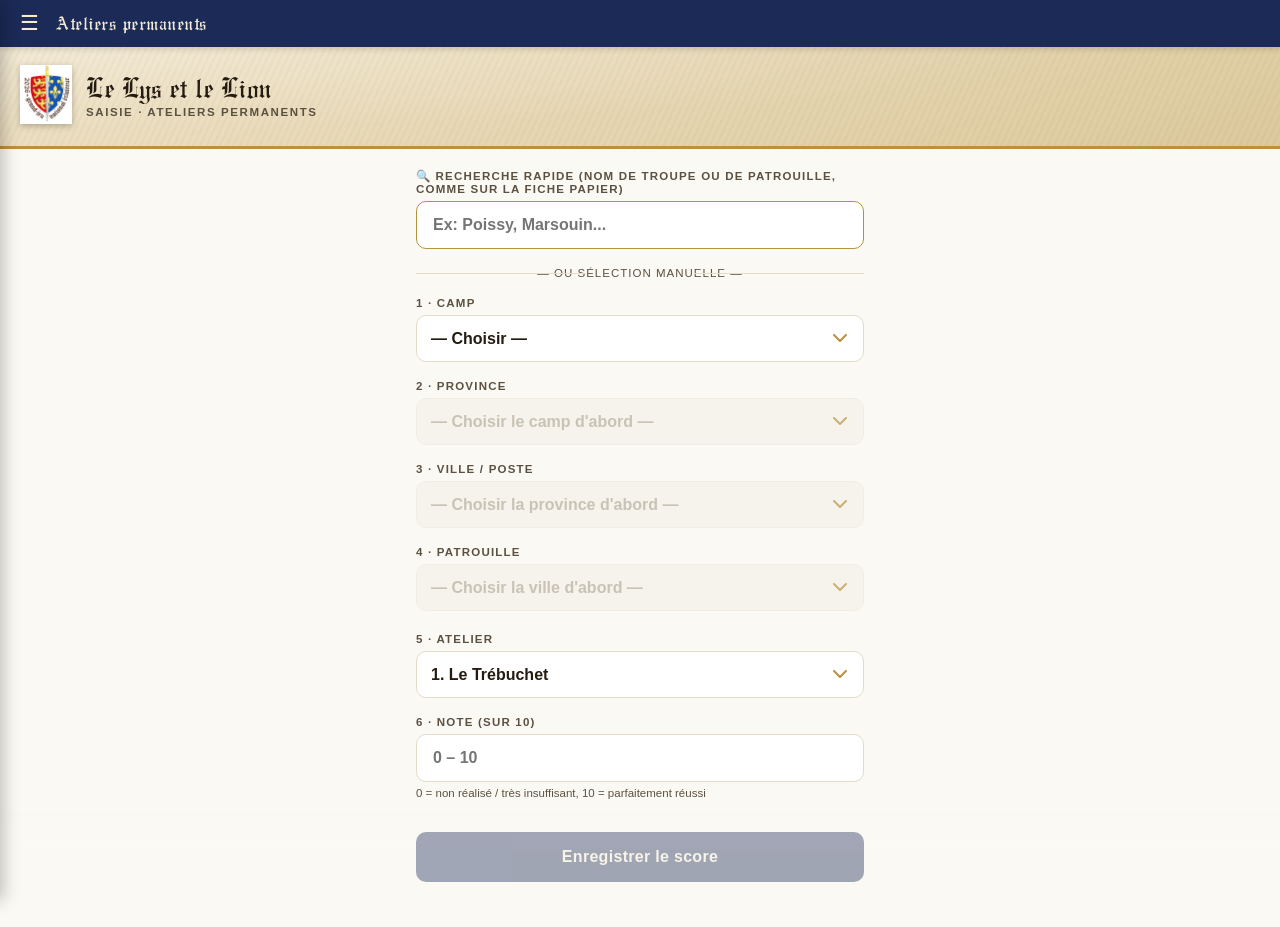
<file: saisie-ateliers.html>
<!DOCTYPE html>
<html lang="fr">
<head>
<meta charset="UTF-8">
<meta name="viewport" content="width=device-width, initial-scale=1, viewport-fit=cover">
<title>GJN26 — Saisie Ateliers Permanents</title>
<style>

@font-face {
  font-family: 'Engravers Old English';
  src: url([data-uri]) format('woff2');
  font-weight: normal; font-style: normal; font-display: swap;
}

:root{
  --bleu-capetien:#1B2A57;
  --bleu-capetien-dark:#101B3B;
  --rouge-plantagenet:#8F1B23;
  --rouge-plantagenet-dark:#671217;
  --or:#B8933E;
  --or-clair:#D8BE7E;
  --parchemin:#EFE3C8;
  --parchemin-dark:#DCC99C;
  --fond:#FBF9F4;
  --carte:#FFFFFF;
  --encre:#241C10;
  --encre-douce:#5B5142;
  --ligne:#E4DCC8;
  --vert-ok:#3F6B45;
  --rouge-err:#8F2D26;
  --ambre:#8A5A17;
  --ambre-fond:#FBEFD9;
  --radius:14px;
  --font-titre:'Engravers Old English','Pirata One',serif;
  --font-ui:'Libre Franklin',-apple-system,BlinkMacSystemFont,'Segoe UI',sans-serif;
  --font-code:'IBM Plex Mono',ui-monospace,monospace;
}

*{box-sizing:border-box;}
html,body{margin:0;padding:0;}
body{
  background:var(--fond);
  font-family:var(--font-ui);
  color:var(--encre);
  min-height:100vh;
  -webkit-font-smoothing:antialiased;
}

.bandeau{
  background:
    radial-gradient(ellipse at top left, rgba(255,255,255,.25), transparent 60%),
    linear-gradient(160deg, var(--parchemin) 0%, var(--parchemin-dark) 100%);
  border-bottom:3px solid var(--or);
  padding:18px 20px 22px;
  display:flex;
  align-items:center;
  gap:14px;
  position:relative;
  overflow:hidden;
}
.bandeau::after{
  content:"";
  position:absolute; inset:0;
  background-image:
    repeating-linear-gradient(115deg, rgba(90,70,30,.035) 0 2px, transparent 2px 6px);
  pointer-events:none;
}
.bandeau img{
  width:52px; height:auto; flex-shrink:0;
  filter:drop-shadow(0 2px 3px rgba(0,0,0,.25));
  position:relative; z-index:1;
}
.bandeau .titres{position:relative; z-index:1;}
.bandeau h1{
  font-family:var(--font-titre);
  font-weight:normal;
  font-size:1.55rem;
  margin:0 0 2px;
  color:var(--encre);
  letter-spacing:.5px;
}
.bandeau p{
  margin:0;
  font-size:.72rem;
  text-transform:uppercase;
  letter-spacing:1.6px;
  color:var(--encre-douce);
  font-weight:600;
}

/* ---------- indicateur file d'attente hors-ligne ---------- */
#gjn26-indicateur-attente{
  display:none;
  max-width:480px;
  margin:12px auto 0;
  padding:9px 14px;
  background:var(--ambre-fond);
  color:var(--ambre);
  border:1px solid #E4C888;
  border-radius:10px;
  font-size:.8rem;
  font-weight:700;
  text-align:center;
}
#gjn26-indicateur-attente.visible{ display:block; }

main{
  max-width:480px;
  margin:0 auto;
  padding:20px 16px 110px;
}

.etape{ margin-bottom:18px; }
.etape label{
  display:block;
  font-size:.72rem;
  text-transform:uppercase;
  letter-spacing:1.2px;
  font-weight:700;
  color:var(--encre-douce);
  margin-bottom:6px;
}
.temps-mm-ss{ display:flex; align-items:center; gap:8px; }
.temps-mm-ss input[type=number]{ flex:1; text-align:center; }
.temps-mm-ss span{ font-size:.82rem; color:var(--encre-douce); font-weight:600; }

.etape input[type=number]{
  width:100%;
  padding:14px 16px;
  font-size:1rem;
  font-family:var(--font-ui);
  font-weight:600;
  color:var(--encre);
  background:var(--carte);
  border:1.5px solid var(--ligne);
  border-radius:10px;
  appearance:none; -webkit-appearance:none;
  transition:border-color .15s, box-shadow .15s;
}
.etape input[type=number]:focus{
  outline:none; border-color:var(--or); box-shadow:0 0 0 3px rgba(184,147,62,.18);
}
.etape .aide{ font-size:.72rem; color:var(--encre-douce); margin-top:5px; }
/* ---------- recherche rapide par nom (troupe / patrouille) ---------- */
.recherche-rapide{ margin-bottom:16px; }
.recherche-rapide label{
  display:block; font-size:.72rem; text-transform:uppercase; letter-spacing:1.2px; font-weight:700;
  color:var(--encre-douce); margin-bottom:6px;
}
.recherche-rapide input{
  width:100%; padding:14px 16px; font-size:1rem; font-family:var(--font-ui); font-weight:600;
  color:var(--encre); background:var(--carte); border:1.5px solid var(--or); border-radius:10px;
}
.recherche-rapide input:focus{ outline:none; box-shadow:0 0 0 3px rgba(184,147,62,.18); }
#resultats-recherche{ margin-top:8px; }
.resultat-recherche{
  background:var(--carte); border:1px solid var(--ligne); border-radius:8px; padding:10px 12px;
  margin-bottom:6px; cursor:pointer; font-size:.86rem;
}
.resultat-recherche:active{ background:var(--parchemin); }
.resultat-recherche b{ font-family:var(--font-code); color:var(--encre); }
.resultat-recherche .detail-loc{ color:var(--encre-douce); font-size:.78rem; }
.aucun-resultat{ color:var(--encre-douce); font-size:.82rem; padding:8px 0; text-align:center; }
.separateur-ou{
  text-align:center; font-size:.72rem; text-transform:uppercase; letter-spacing:1px;
  color:var(--encre-douce); margin:18px 0; position:relative;
}
.separateur-ou::before, .separateur-ou::after{
  content:""; position:absolute; top:50%; width:38%; height:1px; background:var(--ligne);
}
.separateur-ou::before{ left:0; }
.separateur-ou::after{ right:0; }

.etape select{
  width:100%;
  padding:14px 42px 14px 14px;
  font-size:1rem;
  font-family:var(--font-ui);
  font-weight:600;
  color:var(--encre);
  background:var(--carte)
    url('data:image/svg+xml;utf8,<svg xmlns="http://www.w3.org/2000/svg" width="14" height="9"><path d="M1 1l6 6 6-6" stroke="%23B8933E" stroke-width="2" fill="none" stroke-linecap="round" stroke-linejoin="round"/></svg>')
    no-repeat right 16px center;
  border:1.5px solid var(--ligne);
  border-radius:10px;
  appearance:none;
  -webkit-appearance:none;
  transition:border-color .15s, box-shadow .15s, background-color .15s;
}
.etape select:disabled{
  background-color:#F4F1E9;
  color:#B4AD9B;
  border-color:#EDE8DB;
}
.etape select:not(:disabled):focus{
  outline:none;
  border-color:var(--or);
  box-shadow:0 0 0 3px rgba(184,147,62,.18);
}
.etape select:not(:disabled):hover{ border-color:var(--or-clair); }

.sceau-zone{ min-height:0; margin:22px 0; }
.sceau{
  display:none;
  align-items:center;
  gap:14px;
  background:var(--carte);
  border:1.5px solid var(--ligne);
  border-left:6px solid var(--camp-couleur, var(--or));
  border-radius:var(--radius);
  padding:14px 16px;
  box-shadow:0 2px 10px rgba(36,28,16,.06);
  animation:apparition .35s ease;
}
.sceau.visible{ display:flex; }
@keyframes apparition{
  from{opacity:0; transform:translateY(-6px);}
  to{opacity:1; transform:translateY(0);}
}
.sceau-badge{
  width:46px; height:46px;
  border-radius:50%;
  background:var(--camp-couleur, var(--or));
  color:#F4EBD6;
  display:flex; align-items:center; justify-content:center;
  font-family:var(--font-titre);
  font-size:1.15rem;
  flex-shrink:0;
  box-shadow:inset 0 0 0 2px rgba(255,255,255,.25), 0 2px 4px rgba(0,0,0,.25);
}
.sceau-detail{ min-width:0; }
.sceau-detail .code{
  font-family:var(--font-code);
  font-size:.95rem;
  font-weight:700;
  color:var(--camp-couleur, var(--encre));
  letter-spacing:.5px;
}
.sceau-detail .nom{ font-size:.92rem; color:var(--encre); margin-top:1px; }
.sceau-detail .origine{
  font-size:.76rem; color:var(--encre-douce); margin-top:2px;
  overflow:hidden; text-overflow:ellipsis; white-space:nowrap;
}

.resultat-toggle{ display:flex; gap:10px; }
.resultat-toggle button{
  flex:1; padding:16px 8px; border-radius:10px;
  border:1.5px solid var(--ligne); background:var(--carte);
  font-family:var(--font-ui); font-weight:700; font-size:.95rem;
  color:var(--encre-douce); cursor:pointer; transition:all .15s;
}
.resultat-toggle button[data-val="1"].actif{ background:var(--vert-ok); border-color:var(--vert-ok); color:#fff; }
.resultat-toggle button[data-val="0"].actif{ background:var(--rouge-err); border-color:var(--rouge-err); color:#fff; }

.barre-action{
  position:fixed; left:0; right:0; bottom:0;
  background:linear-gradient(0deg, var(--fond) 55%, rgba(251,249,244,0));
  padding:22px 16px 18px;
  display:flex; justify-content:center;
}
.btn-enregistrer{
  width:100%; max-width:448px; padding:16px;
  background:var(--bleu-capetien); color:#F4EBD6; border:none;
  border-radius:10px; font-family:var(--font-ui); font-weight:700;
  font-size:1rem; letter-spacing:.3px; cursor:pointer;
  box-shadow:0 3px 10px rgba(27,42,87,.35);
  transition:transform .1s, box-shadow .15s, opacity .15s;
}
.btn-enregistrer:disabled{ opacity:.4; cursor:not-allowed; box-shadow:none; }
.btn-enregistrer:not(:disabled):active{ transform:translateY(1px); }

.confirmation{
  display:none;
  position:fixed; left:16px; right:16px; bottom:96px;
  color:#fff; padding:12px 16px; border-radius:10px;
  font-size:.9rem; font-weight:600; text-align:center;
  box-shadow:0 4px 14px rgba(0,0,0,.2);
  animation:apparition .3s ease;
}
.confirmation.visible{ display:block; }
.confirmation.ok{ background:var(--vert-ok); }
.confirmation.attente{ background:var(--ambre); }

@media (prefers-reduced-motion: reduce){ .sceau, .confirmation{ animation:none; } }


/* ===== Navigation commune GJN26 ===== */
.gjn26-nav{
  position:sticky; top:0; z-index:100;
  background:var(--bleu-capetien);
  display:flex; align-items:center; gap:10px;
  padding:9px 14px;
  box-shadow:0 2px 6px rgba(0,0,0,.15);
}
.gjn26-nav-burger{
  background:none; border:none; color:#F4EBD6; font-size:1.3rem; line-height:1;
  cursor:pointer; padding:4px 6px; border-radius:6px; flex-shrink:0;
}
.gjn26-nav-burger:active{ background:rgba(255,255,255,.12); }
.gjn26-nav-titre{
  font-family:var(--font-titre); color:#F4EBD6; font-size:1.05rem; letter-spacing:.5px;
  flex:1; white-space:nowrap; overflow:hidden; text-overflow:ellipsis;
}
.gjn26-nav-titre a{ color:inherit; text-decoration:none; }

.gjn26-nav-overlay{
  position:fixed; inset:0; background:rgba(20,14,4,.45); z-index:99;
  opacity:0; pointer-events:none; transition:opacity .2s ease;
}
.gjn26-nav-overlay.ouvert{ opacity:1; pointer-events:auto; }

.gjn26-nav-panel{
  position:fixed; top:0; left:0; bottom:0; width:82%; max-width:320px; z-index:101;
  background:var(--fond); box-shadow:3px 0 16px rgba(0,0,0,.25);
  transform:translateX(-100%); transition:transform .25s ease;
  display:flex; flex-direction:column; overflow-y:auto;
}
.gjn26-nav-panel.ouvert{ transform:translateX(0); }
.gjn26-nav-panel-header{
  background:linear-gradient(160deg, var(--parchemin) 0%, var(--parchemin-dark) 100%);
  border-bottom:3px solid var(--or);
  padding:16px 16px 14px; display:flex; align-items:center; gap:10px;
}
.gjn26-nav-panel-header img{ width:36px; height:auto; flex-shrink:0; }
.gjn26-nav-panel-header .txt{ font-family:var(--font-titre); font-size:1.15rem; color:var(--encre); }
.gjn26-nav-close{
  margin-left:auto; background:none; border:none; font-size:1.3rem; color:var(--encre-douce); cursor:pointer; padding:4px 8px;
}
.gjn26-nav-liste{ padding:10px 0; }
.gjn26-nav-section-titre{
  font-size:.68rem; text-transform:uppercase; letter-spacing:1.4px; font-weight:700;
  color:var(--encre-douce); padding:14px 18px 6px;
}
.gjn26-nav-link{
  display:block; padding:11px 18px; font-family:var(--font-ui); font-size:.92rem; font-weight:600;
  color:var(--encre); text-decoration:none; border-left:4px solid transparent;
}
.gjn26-nav-link:active{ background:rgba(184,147,62,.12); }
.gjn26-nav-link.actif{
  border-left-color:var(--or); background:rgba(184,147,62,.10); color:var(--bleu-capetien); font-weight:800;
}

</style>
</head>
<body>
<div class="gjn26-nav-overlay" id="gjn26-nav-overlay"></div>
<nav class="gjn26-nav-panel" id="gjn26-nav-panel">
<div class="gjn26-nav-panel-header">
<img src="[data-uri]" alt="Écu GJN26">
<span class="txt">Le Lys et le Lion</span>
<button class="gjn26-nav-close" id="gjn26-nav-close" aria-label="Fermer">✕</button>
</div>
<div class="gjn26-nav-liste">
<a class="gjn26-nav-link" href="index.html">🏠 Accueil</a>
<div class="gjn26-nav-section-titre">Saisie terrain</div>
<a class="gjn26-nav-link actif" href="saisie-ateliers.html">Ateliers permanents</a>
<a class="gjn26-nav-link" href="saisie-dimanche-balises.html">Dimanche · Balises</a>
<a class="gjn26-nav-link" href="saisie-dimanche-dechiffrage.html">Dimanche · Déchiffrage</a>
<a class="gjn26-nav-link" href="saisie-observation.html">Lundi · Observation</a>
<a class="gjn26-nav-link" href="saisie-katane-postes.html">Lundi · Katane (postes)</a>
<a class="gjn26-nav-link" href="saisie-katane-armurerie.html">Lundi · Katane (armurerie)</a>
<a class="gjn26-nav-link" href="saisie-combatfinal.html">Lundi · Combat Final</a>
<div class="gjn26-nav-section-titre">Suivi</div>
<a class="gjn26-nav-link" href="classement.html">🏆 Classement</a>
</div></nav>
<div class="gjn26-nav"><button class="gjn26-nav-burger" id="gjn26-nav-burger" aria-label="Menu">☰</button><span class="gjn26-nav-titre">Ateliers permanents</span></div>



<div class="bandeau">
  <img src="[data-uri]" alt="Écu GJN26">
  <div class="titres">
    <h1>Le Lys et le Lion</h1>
    <p>Saisie · Ateliers permanents</p>
  </div>
</div>

<div id="gjn26-indicateur-attente"></div>

<main>
  <div class="recherche-rapide">
    <label for="recherche-nom">🔍 Recherche rapide (nom de troupe ou de patrouille, comme sur la fiche papier)</label>
    <input type="text" id="recherche-nom" placeholder="Ex: Poissy, Marsouin...">
    <div id="resultats-recherche"></div>
  </div>
  <div class="separateur-ou">— ou sélection manuelle —</div>
  <div class="etape">
    <label for="sel-camp">1 · Camp</label>
    <select id="sel-camp"><option value="">— Choisir —</option></select>
  </div>
  <div class="etape">
    <label for="sel-province">2 · Province</label>
    <select id="sel-province" disabled><option value="">— Choisir le camp d'abord —</option></select>
  </div>
  <div class="etape">
    <label for="sel-ville">3 · Ville / Poste</label>
    <select id="sel-ville" disabled><option value="">— Choisir la province d'abord —</option></select>
  </div>
  <div class="etape">
    <label for="sel-patrouille">4 · Patrouille</label>
    <select id="sel-patrouille" disabled><option value="">— Choisir la ville d'abord —</option></select>
  </div>

  <div class="sceau-zone">
    <div class="sceau" id="sceau">
      <div class="sceau-badge" id="sceau-badge">—</div>
      <div class="sceau-detail">
        <div class="code" id="sceau-code">—</div>
        <div class="nom" id="sceau-nom">—</div>
        <div class="origine" id="sceau-origine">—</div>
      </div>
    </div>
  </div>

  <div class="etape">
    <label for="sel-atelier">5 · Atelier</label>
    <select id="sel-atelier">
      <option value="1">1. Le Trébuchet</option>
      <option value="2">1. Tir à l'arbalète</option>
      <option value="3">Habillage du chevalier</option>
      <option value="4">Concours d'Ôde</option>
      <option value="5">Jeux de dés (421)</option>
      <option value="6">Jeu des épices</option>
      <option value="7">Le Kim du Goût</option>
      <option value="8">Les essences de bois</option>
      <option value="9">Le Grand Pisteur</option>
      <option value="10">L'Astronome</option>
      <option value="11">Le cartographe</option>
      <option value="12">Jeu de Mérelle</option>
      <option value="13">Reconnaître les bannières</option>
      <option value="14">Couleur et Temps Liturgique</option>
      <option value="15">Le Messager</option>
      <option value="16">Observation</option>
      <option value="17">Prise de foulard</option>
      <option value="18">Fabrication de flèche</option>
      <option value="19">Jeu du gabier</option>
      <option value="20">Le Campement</option>
      <option value="21">La Quintaine</option>
      <option value="22">Relais du Chevalier</option>
      <option value="23">Brancard d'urgence</option>
    </select>
  </div>

  <div class="etape" id="etape-note">
    <label for="note-atelier">6 · Note (sur 10)</label>
    <input type="number" id="note-atelier" min="0" max="10" step="1" placeholder="0 – 10">
    <div class="aide">0 = non réalisé / très insuffisant, 10 = parfaitement réussi</div>
  </div>

  <div class="etape" id="etape-chevalier" style="display:none">
    <label>6 · Temps réalisé</label>
    <div class="temps-mm-ss">
      <input type="number" id="chevalier-min" min="0" max="59" step="1" placeholder="min">
      <span>min</span>
      <input type="number" id="chevalier-sec" min="0" max="59" step="1" placeholder="sec">
      <span>sec</span>
    </div>
    <div class="aide">La note se calcule automatiquement par rapport aux autres temps déjà enregistrés (le meilleur temps du camp = 10).</div>
  </div>

  <div class="etape" id="etape-arbalete" style="display:none">
    <label for="arbalete-score">6 · Score cumulé</label>
    <input type="number" id="arbalete-score" min="0" step="1" placeholder="Score total">
    <div class="aide">La note se calcule automatiquement par rapport aux autres scores déjà enregistrés (le meilleur score du camp = 10).</div>
  </div>
</main>

<div class="barre-action">
  <button class="btn-enregistrer" id="btn-submit" disabled>Enregistrer le score</button>
</div>
<div class="confirmation" id="confirmation"></div>

<script src="assets/form-config.js"></script>
<script src="assets/saisie-commun.js"></script>
<script>
const PATROUILLES = [{"camp": "Capétien", "province": "Beaumont", "ville": "Senlis", "origine": "1re Naut POISSY", "code": "CBS1", "totem": "Marsouin"}, {"camp": "Capétien", "province": "Beaumont", "ville": "Senlis", "origine": "5e BORDEAUX", "code": "CBS2", "totem": "Condor"}, {"camp": "Capétien", "province": "Beaumont", "ville": "Senlis", "origine": "1re TOURS", "code": "CBS3", "totem": "Busar"}, {"camp": "Capétien", "province": "Beaumont", "ville": "Senlis", "origine": "37e Naut PARIS", "code": "CBS4", "totem": "Gerfaut"}, {"camp": "Capétien", "province": "Beaumont", "ville": "Senlis", "origine": "1re MONTPELLIER", "code": "CBS5", "totem": "Loup"}, {"camp": "Capétien", "province": "Beaumont", "ville": "Senlis", "origine": "1re BRIGNAIS", "code": "CBS6", "totem": "Panthere"}, {"camp": "Capétien", "province": "Beaumont", "ville": "Beauvais", "origine": "1re Naut POISSY", "code": "CBB1", "totem": "Narval"}, {"camp": "Capétien", "province": "Beaumont", "ville": "Beauvais", "origine": "5e BORDEAUX", "code": "CBB2", "totem": "Kadiak"}, {"camp": "Capétien", "province": "Beaumont", "ville": "Beauvais", "origine": "1re TOURS", "code": "CBB3", "totem": "Isatis"}, {"camp": "Capétien", "province": "Beaumont", "ville": "Beauvais", "origine": "37e Naut PARIS", "code": "CBB4", "totem": "Jaguar"}, {"camp": "Capétien", "province": "Beaumont", "ville": "Beauvais", "origine": "1re MONTPELLIER", "code": "CBB5", "totem": "Cerf"}, {"camp": "Capétien", "province": "Beaumont", "ville": "Beauvais", "origine": "1re BRIGNAIS", "code": "CBB6", "totem": "Aigle"}, {"camp": "Capétien", "province": "Beaumont", "ville": "Beauvais", "origine": "3e MEUDON", "code": "CBB7", "totem": "Hermine"}, {"camp": "Capétien", "province": "Beaumont", "ville": "Coucy", "origine": "1re MONTPELLIER", "code": "CBC1", "totem": "Sanglier"}, {"camp": "Capétien", "province": "Beaumont", "ville": "Coucy", "origine": "1re BRIGNAIS", "code": "CBC2", "totem": "Jaguar"}, {"camp": "Capétien", "province": "Beaumont", "ville": "Coucy", "origine": "3e MEUDON", "code": "CBC3", "totem": "Aigle"}, {"camp": "Capétien", "province": "Beaumont", "ville": "Coucy", "origine": "1re NIORT", "code": "CBC4", "totem": "Faucon"}, {"camp": "Capétien", "province": "Beaumont", "ville": "Coucy", "origine": "1re SOISSONS", "code": "CBC5", "totem": "Loup"}, {"camp": "Capétien", "province": "Beaumont", "ville": "Coucy", "origine": "1e ASTAFFORT-LECTOUR", "code": "CBC6", "totem": "Jaguar"}, {"camp": "Capétien", "province": "Beaumont", "ville": "Ponthieu", "origine": "3e MEUDON", "code": "CBP1", "totem": "Chamois"}, {"camp": "Capétien", "province": "Beaumont", "ville": "Ponthieu", "origine": "1re NIORT", "code": "CBP2", "totem": "Aigle"}, {"camp": "Capétien", "province": "Beaumont", "ville": "Ponthieu", "origine": "1re SOISSONS", "code": "CBP3", "totem": "Cerf"}, {"camp": "Capétien", "province": "Beaumont", "ville": "Ponthieu", "origine": "1e ASTAFFORT-LECTOUR", "code": "CBP4", "totem": "Alligator"}, {"camp": "Capétien", "province": "Beaumont", "ville": "Ponthieu", "origine": "5e BORDEAUX", "code": "CBP5", "totem": "Bison"}, {"camp": "Capétien", "province": "Beaumont", "ville": "Ponthieu", "origine": "1re TOURS", "code": "CBP6", "totem": "Puma"}, {"camp": "Capétien", "province": "Beaumont", "ville": "Soissons", "origine": "3e MEUDON", "code": "CBS7", "totem": "Gerfaut"}, {"camp": "Capétien", "province": "Beaumont", "ville": "Soissons", "origine": "1re NIORT", "code": "CBS8", "totem": "Lion"}, {"camp": "Capétien", "province": "Beaumont", "ville": "Soissons", "origine": "1re SOISSONS", "code": "CBS9", "totem": "Aigle"}, {"camp": "Capétien", "province": "Beaumont", "ville": "Soissons", "origine": "1e ASTAFFORT-LECTOUR", "code": "CBS10", "totem": "Husky"}, {"camp": "Capétien", "province": "Beaumont", "ville": "Soissons", "origine": "37e Naut PARIS", "code": "CBS11", "totem": "Ocelot"}, {"camp": "Capétien", "province": "Beaumont", "ville": "Soissons", "origine": "5e BORDEAUX", "code": "CBS12", "totem": "Jaguar"}, {"camp": "Capétien", "province": "Beaumont", "ville": "Montmorency", "origine": "1re Naut POISSY", "code": "CBM1", "totem": "Espadon"}, {"camp": "Capétien", "province": "Beaumont", "ville": "Montmorency", "origine": "5e BORDEAUX", "code": "CBM2", "totem": "Caracal"}, {"camp": "Capétien", "province": "Beaumont", "ville": "Montmorency", "origine": "1re TOURS", "code": "CBM3", "totem": "Grizzly"}, {"camp": "Capétien", "province": "Beaumont", "ville": "Montmorency", "origine": "37e Naut PARIS", "code": "CBM4", "totem": "Narval"}, {"camp": "Capétien", "province": "Beaumont", "ville": "Montmorency", "origine": "3e MEUDON", "code": "CBM5", "totem": "Leopard"}, {"camp": "Capétien", "province": "Beaumont", "ville": "Montmorency", "origine": "1re SOISSONS", "code": "CBM6", "totem": "Guepard"}, {"camp": "Capétien", "province": "Beaumont", "ville": "Montmorency", "origine": "1re BRIGNAIS", "code": "CBM7", "totem": "Cerf"}, {"camp": "Capétien", "province": "Bourgogne", "ville": "Nevers", "origine": "3e ANTONY", "code": "CBN1", "totem": "Isard"}, {"camp": "Capétien", "province": "Bourgogne", "ville": "Nevers", "origine": "1re LIMOGES", "code": "CBN2", "totem": "Cerf"}, {"camp": "Capétien", "province": "Bourgogne", "ville": "Nevers", "origine": "1re PONTOISE", "code": "CBN3", "totem": "Chamois"}, {"camp": "Capétien", "province": "Bourgogne", "ville": "Nevers", "origine": "1re AVIGNON-ALPILLES", "code": "CBN4", "totem": "Chevreuil"}, {"camp": "Capétien", "province": "Bourgogne", "ville": "Nevers", "origine": "1re LE MESNIL LE ROI", "code": "CBN5", "totem": "Lemming"}, {"camp": "Capétien", "province": "Bourgogne", "ville": "Nevers", "origine": "1re MONNAIE", "code": "CBN6", "totem": "Mustang"}, {"camp": "Capétien", "province": "Bourgogne", "ville": "Auxerre", "origine": "13e PARIS", "code": "CBA1", "totem": "Caiman"}, {"camp": "Capétien", "province": "Bourgogne", "ville": "Auxerre", "origine": "3e ANTONY", "code": "CBA2", "totem": "Lynx"}, {"camp": "Capétien", "province": "Bourgogne", "ville": "Auxerre", "origine": "1re LIMOGES", "code": "CBA3", "totem": "Baribal"}, {"camp": "Capétien", "province": "Bourgogne", "ville": "Auxerre", "origine": "1re PONTOISE", "code": "CBA4", "totem": "Aigle"}, {"camp": "Capétien", "province": "Bourgogne", "ville": "Auxerre", "origine": "1re AVIGNON-ALPILLES", "code": "CBA5", "totem": "Elan"}, {"camp": "Capétien", "province": "Bourgogne", "ville": "Auxerre", "origine": "1re LE MESNIL LE ROI", "code": "CBA6", "totem": "Loup"}, {"camp": "Capétien", "province": "Bourgogne", "ville": "Tonnerre", "origine": "13e PARIS", "code": "CBT1", "totem": "Puma"}, {"camp": "Capétien", "province": "Bourgogne", "ville": "Tonnerre", "origine": "3e ANTONY", "code": "CBT2", "totem": "Faucon"}, {"camp": "Capétien", "province": "Bourgogne", "ville": "Tonnerre", "origine": "1re LIMOGES", "code": "CBT3", "totem": "Aigle"}, {"camp": "Capétien", "province": "Bourgogne", "ville": "Tonnerre", "origine": "1re PONTOISE", "code": "CBT4", "totem": "Kangourou"}, {"camp": "Capétien", "province": "Bourgogne", "ville": "Tonnerre", "origine": "1re AVIGNON-ALPILLES", "code": "CBT5", "totem": "Gerfaut"}, {"camp": "Capétien", "province": "Bourgogne", "ville": "Tonnerre", "origine": "1re LE MESNIL LE ROI", "code": "CBT6", "totem": "Castor"}, {"camp": "Capétien", "province": "Bourgogne", "ville": "Sancerre", "origine": "1re MONNAIE", "code": "CBSE1", "totem": "Cerf"}, {"camp": "Capétien", "province": "Bourgogne", "ville": "Sancerre", "origine": "5e Naut MONTAUBAN", "code": "CBSE2", "totem": "Aigle"}, {"camp": "Capétien", "province": "Bourgogne", "ville": "Sancerre", "origine": "5e TOULOUSE", "code": "CBSE3", "totem": "Castor"}, {"camp": "Capétien", "province": "Bourgogne", "ville": "Sancerre", "origine": "1re ND DES MARAIS", "code": "CBSE4", "totem": "Cerf"}, {"camp": "Capétien", "province": "Bourgogne", "ville": "Sancerre", "origine": "13e PARIS", "code": "CBSE5", "totem": "Guepard"}, {"camp": "Capétien", "province": "Bourgogne", "ville": "Sancerre", "origine": "1re AVIGNON-ALPILLES", "code": "CBSE6", "totem": "Ocelot"}, {"camp": "Capétien", "province": "Bourgogne", "ville": "Clermont", "origine": "1re MONNAIE", "code": "CBC1", "totem": "Cougar"}, {"camp": "Capétien", "province": "Bourgogne", "ville": "Clermont", "origine": "5e Naut MONTAUBAN", "code": "CBC2", "totem": "Loutre"}, {"camp": "Capétien", "province": "Bourgogne", "ville": "Clermont", "origine": "5e TOULOUSE", "code": "CBC3", "totem": "Crocodile"}, {"camp": "Capétien", "province": "Bourgogne", "ville": "Clermont", "origine": "1re ND DES MARAIS", "code": "CBC4", "totem": "Faucon"}, {"camp": "Capétien", "province": "Bourgogne", "ville": "Clermont", "origine": "1re AVIGNON-ALPILLES", "code": "CBC5", "totem": "Taureau"}, {"camp": "Capétien", "province": "Bourgogne", "ville": "Clermont", "origine": "13e PARIS", "code": "CBC6", "totem": "Rhinoceros"}, {"camp": "Capétien", "province": "Bourgogne", "ville": "Bar", "origine": "1re LIMOGES", "code": "CBB1", "totem": "Puma"}, {"camp": "Capétien", "province": "Bourgogne", "ville": "Bar", "origine": "1re PONTOISE", "code": "CBB2", "totem": "Tigre"}, {"camp": "Capétien", "province": "Bourgogne", "ville": "Bar", "origine": "1re AVIGNON-ALPILLES", "code": "CBB3", "totem": "Isard"}, {"camp": "Capétien", "province": "Bourgogne", "ville": "Bar", "origine": "1re LE MESNIL LE ROI", "code": "CBB4", "totem": "Faucon"}, {"camp": "Capétien", "province": "Bourgogne", "ville": "Bar", "origine": "5e TOULOUSE", "code": "CBB5", "totem": "Elan"}, {"camp": "Capétien", "province": "Bourgogne", "ville": "Bar", "origine": "1re MONNAIE", "code": "CBB6", "totem": "Renard"}, {"camp": "Capétien", "province": "Dreux", "ville": "Guerin", "origine": "1re AUTERIVE", "code": "CDG1", "totem": "Aigle"}, {"camp": "Capétien", "province": "Dreux", "ville": "Guerin", "origine": "1re HUREPOIX-VAL YVETTE", "code": "CDG2", "totem": "Antilope"}, {"camp": "Capétien", "province": "Dreux", "ville": "Guerin", "origine": "1re SAINTES", "code": "CDG3", "totem": "Lynx"}, {"camp": "Capétien", "province": "Dreux", "ville": "Guerin", "origine": "1re BEAUVAIS", "code": "CDG4", "totem": "Tigre"}, {"camp": "Capétien", "province": "Dreux", "ville": "Guerin", "origine": "1re AIX EN PROVENCE", "code": "CDG5", "totem": "Aigle"}, {"camp": "Capétien", "province": "Dreux", "ville": "Guerin", "origine": "1re VALENCE", "code": "CDG6", "totem": "Puma"}, {"camp": "Capétien", "province": "Dreux", "ville": "Guerin", "origine": "1re BOUGIVAL", "code": "CDG7", "totem": "Narval"}, {"camp": "Capétien", "province": "Dreux", "ville": "Amiens", "origine": "1re AUTERIVE", "code": "CDA1", "totem": "Cerf"}, {"camp": "Capétien", "province": "Dreux", "ville": "Amiens", "origine": "1re HUREPOIX-VAL YVETTE", "code": "CDA2", "totem": "Faucon"}, {"camp": "Capétien", "province": "Dreux", "ville": "Amiens", "origine": "1re SAINTES", "code": "CDA3", "totem": "Puma"}, {"camp": "Capétien", "province": "Dreux", "ville": "Amiens", "origine": "1re BEAUVAIS", "code": "CDA4", "totem": "Epervier"}, {"camp": "Capétien", "province": "Dreux", "ville": "Amiens", "origine": "1re AIX EN PROVENCE", "code": "CDA5", "totem": "Busard"}, {"camp": "Capétien", "province": "Dreux", "ville": "Amiens", "origine": "1re VALENCE", "code": "CDA6", "totem": "Castor"}, {"camp": "Capétien", "province": "Dreux", "ville": "Pontchâteau", "origine": "1re AUTERIVE", "code": "CDP1", "totem": "Sanglier"}, {"camp": "Capétien", "province": "Dreux", "ville": "Pontchâteau", "origine": "1re HUREPOIX-VAL YVETTE", "code": "CDP2", "totem": "Lynx"}, {"camp": "Capétien", "province": "Dreux", "ville": "Pontchâteau", "origine": "1re SAINTES", "code": "CDP3", "totem": "Bison"}, {"camp": "Capétien", "province": "Dreux", "ville": "Pontchâteau", "origine": "1re BEAUVAIS", "code": "CDP4", "totem": "Epaulard"}, {"camp": "Capétien", "province": "Dreux", "ville": "Pontchâteau", "origine": "1re AIX EN PROVENCE", "code": "CDP5", "totem": "Chamois"}, {"camp": "Capétien", "province": "Dreux", "ville": "Pontchâteau", "origine": "1re VALENCE", "code": "CDP6", "totem": "Renard"}, {"camp": "Capétien", "province": "Dreux", "ville": "Breteuil", "origine": "1re BOUGIVAL", "code": "CDB1", "totem": "Albatros"}, {"camp": "Capétien", "province": "Dreux", "ville": "Breteuil", "origine": "13e NANTES", "code": "CDB2", "totem": "Hermine"}, {"camp": "Capétien", "province": "Dreux", "ville": "Breteuil", "origine": "3e GRAND BORDEAUX", "code": "CDB3", "totem": "Auroch"}, {"camp": "Capétien", "province": "Dreux", "ville": "Breteuil", "origine": "1re AUXERRE", "code": "CDB4", "totem": "Lynx"}, {"camp": "Capétien", "province": "Dreux", "ville": "Breteuil", "origine": "1re HUREPOIX-VAL YVETTE", "code": "CDB5", "totem": "Ours"}, {"camp": "Capétien", "province": "Dreux", "ville": "Breteuil", "origine": "1re AIX EN PROVENCE", "code": "CDB6", "totem": "Mustang"}, {"camp": "Capétien", "province": "Dreux", "ville": "Mauclerc", "origine": "1re BOUGIVAL", "code": "CDM1", "totem": "Dauphin"}, {"camp": "Capétien", "province": "Dreux", "ville": "Mauclerc", "origine": "13e NANTES", "code": "CDM2", "totem": "Albatros"}, {"camp": "Capétien", "province": "Dreux", "ville": "Mauclerc", "origine": "3e GRAND BORDEAUX", "code": "CDM3", "totem": "Bison"}, {"camp": "Capétien", "province": "Dreux", "ville": "Mauclerc", "origine": "1re AUXERRE", "code": "CDM4", "totem": "Leopard"}, {"camp": "Capétien", "province": "Dreux", "ville": "Mauclerc", "origine": "1re TARBES", "code": "CDM5", "totem": "Mouflon"}, {"camp": "Capétien", "province": "Dreux", "ville": "Mauclerc", "origine": "1re VALENCE", "code": "CDM6", "totem": "Faucon"}, {"camp": "Capétien", "province": "Dreux", "ville": "Bourbourg", "origine": "1re BOUGIVAL", "code": "CDB8", "totem": "Fregate"}, {"camp": "Capétien", "province": "Dreux", "ville": "Bourbourg", "origine": "13e NANTES", "code": "CDB9", "totem": "Jaguar"}, {"camp": "Capétien", "province": "Dreux", "ville": "Bourbourg", "origine": "3e GRAND BORDEAUX", "code": "CDB10", "totem": "Faucon"}, {"camp": "Capétien", "province": "Dreux", "ville": "Bourbourg", "origine": "1re SAINTES", "code": "CDB11", "totem": "Cerf"}, {"camp": "Capétien", "province": "Dreux", "ville": "Bourbourg", "origine": "1re AIX EN PROVENCE", "code": "CDB12", "totem": "Coq"}, {"camp": "Capétien", "province": "Dreux", "ville": "Bourbourg", "origine": "1re VALENCE", "code": "CDB13", "totem": "Sanglier"}, {"camp": "Plantagenêt", "province": "Aquitaine", "ville": "Gascogne", "origine": "Réseau de l'araignée (Montargis)", "code": "PAG1", "totem": "faucon"}, {"camp": "Plantagenêt", "province": "Aquitaine", "ville": "Gascogne", "origine": "Réseau de l'araignée (Thonon-les-Bains)", "code": "PAG2", "totem": "gypaete"}, {"camp": "Plantagenêt", "province": "Aquitaine", "ville": "Gascogne", "origine": "Réseau de l'araignée (Roanne)", "code": "PAG3", "totem": "castor"}, {"camp": "Plantagenêt", "province": "Aquitaine", "ville": "Gascogne", "origine": "Réseau de l'araignée (Epernay)", "code": "PAG4", "totem": "lion"}, {"camp": "Plantagenêt", "province": "Aquitaine", "ville": "Gascogne", "origine": "Réseau de l'araignée (Oslo)", "code": "PAG5", "totem": "lynx"}, {"camp": "Plantagenêt", "province": "Aquitaine", "ville": "Gascogne", "origine": "Réseau de l'araignée (Dubai)", "code": "PAG6", "totem": "Faucon"}, {"camp": "Plantagenêt", "province": "Aquitaine", "ville": "Bordellais", "origine": "Réseau de l'araignée (Colmar)", "code": "PAB1", "totem": "chamois"}, {"camp": "Plantagenêt", "province": "Aquitaine", "ville": "Bordellais", "origine": "Réseau de l'araignée (Haguenau)", "code": "PAB2", "totem": "taureau"}, {"camp": "Plantagenêt", "province": "Aquitaine", "ville": "Bordellais", "origine": "Réseau de l'araignée (Chamonix)", "code": "PAB3", "totem": "gypaete"}, {"camp": "Plantagenêt", "province": "Aquitaine", "ville": "Bordellais", "origine": "Réseau de l'araignée (Navarrenx)", "code": "PAB4", "totem": "lynx"}, {"camp": "Plantagenêt", "province": "Aquitaine", "ville": "Bordellais", "origine": "Réseau de l'araignée (Dubai)", "code": "PAB5", "totem": "leopard"}, {"camp": "Plantagenêt", "province": "Aquitaine", "ville": "Bordellais", "origine": "Réseau de l'araignée (Hyeres)", "code": "PAB6", "totem": "faucon"}, {"camp": "Plantagenêt", "province": "Aquitaine", "ville": "Limoges", "origine": "Réseau de l'araignée (Autun)", "code": "PAL1", "totem": "Casoar"}, {"camp": "Plantagenêt", "province": "Aquitaine", "ville": "Limoges", "origine": "Réseau de l'araignée (Montbrison)", "code": "PAL2", "totem": "Lynx"}, {"camp": "Plantagenêt", "province": "Aquitaine", "ville": "Limoges", "origine": "Réseau de l'araignée (St Maximin la Ste Baume)", "code": "PAL3", "totem": "loup"}, {"camp": "Plantagenêt", "province": "Aquitaine", "ville": "Limoges", "origine": "Réseau de l'araignée (St Maximin la Ste Baume)", "code": "PAL4", "totem": "renard"}, {"camp": "Plantagenêt", "province": "Aquitaine", "ville": "Limoges", "origine": "Réseau de l'araignée (Angleterre)", "code": "PAL5", "totem": "aigle"}, {"camp": "Plantagenêt", "province": "Aquitaine", "ville": "Poitou", "origine": "Réseau de l'araignée (Haguenau)", "code": "PAP1", "totem": "naja"}, {"camp": "Plantagenêt", "province": "Aquitaine", "ville": "Poitou", "origine": "Réseau de l'araignée (Montluçon)", "code": "PAP2", "totem": "auroch"}, {"camp": "Plantagenêt", "province": "Aquitaine", "ville": "Poitou", "origine": "Réseau de l'araignée (Charleville-Mézières)", "code": "PAP3", "totem": "castor"}, {"camp": "Plantagenêt", "province": "Aquitaine", "ville": "Poitou", "origine": "Réseau de l'araignée (Autun)", "code": "PAP4", "totem": "aigle"}, {"camp": "Plantagenêt", "province": "Aquitaine", "ville": "Poitou", "origine": "Réseau de l'araignée (La Roche-sur-Foron)", "code": "PAP5", "totem": "puma"}, {"camp": "Plantagenêt", "province": "Aquitaine", "ville": "Bearn", "origine": "Réseau de l'araignée (Amboise)", "code": "PAB7", "totem": "cerf"}, {"camp": "Plantagenêt", "province": "Aquitaine", "ville": "Bearn", "origine": "Réseau de l'araignée (Pau)", "code": "PAB8", "totem": "ours"}, {"camp": "Plantagenêt", "province": "Aquitaine", "ville": "Bearn", "origine": "Réseau de l'araignée (Château-du-Loir)", "code": "PAB9", "totem": "ecureil"}, {"camp": "Plantagenêt", "province": "Aquitaine", "ville": "Bearn", "origine": "Réseau de l'araignée (Pau)", "code": "PAB10", "totem": "chocard"}, {"camp": "Plantagenêt", "province": "Aquitaine", "ville": "Bearn", "origine": "Réseau de l'araignée (Oslo)", "code": "PAB11", "totem": "orque"}, {"camp": "Plantagenêt", "province": "Aquitaine", "ville": "Bearn", "origine": "Réseau de l'araignée (Sarrebourg)", "code": "PAB12", "totem": "lion"}, {"camp": "Plantagenêt", "province": "Aquitaine", "ville": "Aragon", "origine": "3e NICE", "code": "PAA1", "totem": "Sanglier"}, {"camp": "Plantagenêt", "province": "Aquitaine", "ville": "Aragon", "origine": "1er Notre Dame de Milin", "code": "PAA2", "totem": "Orignal"}, {"camp": "Plantagenêt", "province": "Aquitaine", "ville": "Aragon", "origine": "1er Coeur de Saint Denys", "code": "PAA3", "totem": "Azandica"}, {"camp": "Plantagenêt", "province": "Aquitaine", "ville": "Aragon", "origine": "1er Nautique Montelimar", "code": "PAA4", "totem": "Panthère"}, {"camp": "Plantagenêt", "province": "Aquitaine", "ville": "Aragon", "origine": "1er Houston FNE", "code": "PAA5", "totem": "Bisons"}, {"camp": "Plantagenêt", "province": "Aquitaine", "ville": "Aragon", "origine": "9e Paris", "code": "PAA6", "totem": "Loup"}, {"camp": "Plantagenêt", "province": "Aquitaine", "ville": "Dammartin", "origine": "1re Marine Landerneau", "code": "PAD1", "totem": "Goeland"}, {"camp": "Plantagenêt", "province": "Aquitaine", "ville": "Dammartin", "origine": "1re Montagne Nimes-Cevennes", "code": "PAD2", "totem": "Loup"}, {"camp": "Plantagenêt", "province": "Aquitaine", "ville": "Dammartin", "origine": "3e NICE", "code": "PAD3", "totem": "Isard"}, {"camp": "Plantagenêt", "province": "Aquitaine", "ville": "Dammartin", "origine": "1er Notre Dame de Milin", "code": "PAD4", "totem": "Busard"}, {"camp": "Plantagenêt", "province": "Aquitaine", "ville": "Dammartin", "origine": "3e NICE", "code": "PAD5", "totem": "Lynx"}, {"camp": "Plantagenêt", "province": "Aquitaine", "ville": "Dammartin", "origine": "9e Paris", "code": "PAD6", "totem": "Panthere"}, {"camp": "Plantagenêt", "province": "Aquitaine", "ville": "Issoudun", "origine": "1re Marine Landerneau", "code": "PAI1", "totem": "Requin"}, {"camp": "Plantagenêt", "province": "Aquitaine", "ville": "Issoudun", "origine": "1re Montagne Nimes-Cevennes", "code": "PAI2", "totem": "Ours"}, {"camp": "Plantagenêt", "province": "Aquitaine", "ville": "Issoudun", "origine": "1er Nautique Montelimar", "code": "PAI3", "totem": "Cerf"}, {"camp": "Plantagenêt", "province": "Aquitaine", "ville": "Issoudun", "origine": "1er Houston FNE", "code": "PAI4", "totem": "Cobras"}, {"camp": "Plantagenêt", "province": "Aquitaine", "ville": "Issoudun", "origine": "3e NICE", "code": "PAI5", "totem": "Aigle"}, {"camp": "Plantagenêt", "province": "Flandre", "ville": "Louvain", "origine": "1re SARTROUVILLE", "code": "PFL1", "totem": "Porc Epic"}, {"camp": "Plantagenêt", "province": "Flandre", "ville": "Louvain", "origine": "1re TAVERNY BEAUCHAMP", "code": "PFL2", "totem": "Faucon"}, {"camp": "Plantagenêt", "province": "Flandre", "ville": "Louvain", "origine": "1re POITIERS", "code": "PFL3", "totem": "Chevreuil"}, {"camp": "Plantagenêt", "province": "Flandre", "ville": "Louvain", "origine": "1re NAUTIQUE CIVRAISIEN", "code": "PFL4", "totem": "Belier"}, {"camp": "Plantagenêt", "province": "Flandre", "ville": "Louvain", "origine": "1re STE FOY LES LYON", "code": "PFL5", "totem": "Aigle"}, {"camp": "Plantagenêt", "province": "Flandre", "ville": "Louvain", "origine": "1re BOURG EN BRESSE", "code": "PFL6", "totem": "Faucon"}, {"camp": "Plantagenêt", "province": "Flandre", "ville": "Louvain", "origine": "9e MONTAGNE TOULOUSE", "code": "PFL7", "totem": "Albator"}, {"camp": "Plantagenêt", "province": "Flandre", "ville": "Limbourg", "origine": "1re SARTROUVILLE", "code": "PFB1", "totem": "Renard"}, {"camp": "Plantagenêt", "province": "Flandre", "ville": "Limbourg", "origine": "1re TAVERNY BEAUCHAMP", "code": "PFB2", "totem": "Caribou"}, {"camp": "Plantagenêt", "province": "Flandre", "ville": "Limbourg", "origine": "1re POITIERS", "code": "PFB3", "totem": "Gerfaut"}, {"camp": "Plantagenêt", "province": "Flandre", "ville": "Limbourg", "origine": "1re NAUTIQUE CIVRAISIEN", "code": "PFB4", "totem": "Castor"}, {"camp": "Plantagenêt", "province": "Flandre", "ville": "Limbourg", "origine": "1re STE FOY LES LYON", "code": "PFB5", "totem": "Bison"}, {"camp": "Plantagenêt", "province": "Flandre", "ville": "Limbourg", "origine": "1re BAYONNE", "code": "PFB6", "totem": "Aigle"}, {"camp": "Plantagenêt", "province": "Flandre", "ville": "Limbourg", "origine": "1re CARCASSONNE/BEZIER", "code": "PFB7", "totem": "Tigre"}, {"camp": "Plantagenêt", "province": "Flandre", "ville": "Dortmund", "origine": "1re SARTROUVILLE", "code": "PFD1", "totem": "Faucon"}, {"camp": "Plantagenêt", "province": "Flandre", "ville": "Dortmund", "origine": "1re TAVERNY BEAUCHAMP", "code": "PFD2", "totem": "Wallaby"}, {"camp": "Plantagenêt", "province": "Flandre", "ville": "Dortmund", "origine": "1re POITIERS", "code": "PFD3", "totem": "Aigle"}, {"camp": "Plantagenêt", "province": "Flandre", "ville": "Dortmund", "origine": "1re STE FOY LES LYON", "code": "PFD4", "totem": "Castor"}, {"camp": "Plantagenêt", "province": "Flandre", "ville": "Dortmund", "origine": "1re BOURG EN BRESSE", "code": "PFD5", "totem": "Loup"}, {"camp": "Plantagenêt", "province": "Flandre", "ville": "Dortmund", "origine": "9e MONTAGNE TOULOUSE", "code": "PFD6", "totem": "Loup"}, {"camp": "Plantagenêt", "province": "Flandre", "ville": "Audenarde", "origine": "1re SARTROUVILLE", "code": "PFA1", "totem": "Lynx"}, {"camp": "Plantagenêt", "province": "Flandre", "ville": "Audenarde", "origine": "1re POITIERS", "code": "PFA2", "totem": "Faucon"}, {"camp": "Plantagenêt", "province": "Flandre", "ville": "Audenarde", "origine": "1re STE FOY LES LYON", "code": "PFA3", "totem": "Lion"}, {"camp": "Plantagenêt", "province": "Flandre", "ville": "Audenarde", "origine": "9e MONTAGNE TOULOUSE", "code": "PFA4", "totem": "Milan"}, {"camp": "Plantagenêt", "province": "Flandre", "ville": "Audenarde", "origine": "1re BAYONNE", "code": "PFA5", "totem": "Loup"}, {"camp": "Plantagenêt", "province": "Flandre", "ville": "Audenarde", "origine": "1re CARCASSONNE/BEZIER", "code": "PFA6", "totem": "Pat 3"}, {"camp": "Plantagenêt", "province": "Flandre", "ville": "Gand", "origine": "1re BOURG EN BRESSE", "code": "PFG1", "totem": "Renard"}, {"camp": "Plantagenêt", "province": "Flandre", "ville": "Gand", "origine": "9e MONTAGNE TOULOUSE", "code": "PFG2", "totem": "Chamois"}, {"camp": "Plantagenêt", "province": "Flandre", "ville": "Gand", "origine": "1re SARTROUVILLE", "code": "PFG3", "totem": "Tigre"}, {"camp": "Plantagenêt", "province": "Flandre", "ville": "Gand", "origine": "9e MONTAGNE TOULOUSE", "code": "PFG4", "totem": "Tigre"}, {"camp": "Plantagenêt", "province": "Flandre", "ville": "Gand", "origine": "1re CARCASSONNE/BEZIER", "code": "PFG5", "totem": "Chevreuil"}, {"camp": "Plantagenêt", "province": "Flandre", "ville": "Gand", "origine": "1re BAYONNE", "code": "PFG6", "totem": "Isard"}, {"camp": "Plantagenêt", "province": "Lorraine", "ville": "Commercy", "origine": "1re MULHOUSE", "code": "PLC1", "totem": "Lynx"}, {"camp": "Plantagenêt", "province": "Lorraine", "ville": "Commercy", "origine": "1re BERGERAC", "code": "PLC2", "totem": "Panthère"}, {"camp": "Plantagenêt", "province": "Lorraine", "ville": "Commercy", "origine": "1re MONTAGNE BELFORT MONTBELIARD", "code": "PLC3", "totem": "Aigle"}, {"camp": "Plantagenêt", "province": "Lorraine", "ville": "Commercy", "origine": "1re ALBI", "code": "PLC4", "totem": "Panthère"}, {"camp": "Plantagenêt", "province": "Lorraine", "ville": "Commercy", "origine": "1re TROYES", "code": "PLC5", "totem": "Faucon"}, {"camp": "Plantagenêt", "province": "Lorraine", "ville": "Commercy", "origine": "1re CHÂTEAUROUX", "code": "PLC6", "totem": "Chevreuil"}, {"camp": "Plantagenêt", "province": "Lorraine", "ville": "Cayeux", "origine": "1re MULHOUSE", "code": "PLX1", "totem": "Faucon"}, {"camp": "Plantagenêt", "province": "Lorraine", "ville": "Cayeux", "origine": "1re BERGERAC", "code": "PLX2", "totem": "Lion"}, {"camp": "Plantagenêt", "province": "Lorraine", "ville": "Cayeux", "origine": "1re MONTAGNE BELFORT MONTBELIARD", "code": "PLX3", "totem": "Sanglier"}, {"camp": "Plantagenêt", "province": "Lorraine", "ville": "Cayeux", "origine": "1re SAUMUR", "code": "PLX4", "totem": "Puma"}, {"camp": "Plantagenêt", "province": "Lorraine", "ville": "Cayeux", "origine": "1re TROYES", "code": "PLX5", "totem": "Lynx"}, {"camp": "Plantagenêt", "province": "Lorraine", "ville": "Cayeux", "origine": "1re CHÂTEAUROUX", "code": "PLX6", "totem": "Requin"}, {"camp": "Plantagenêt", "province": "Lorraine", "ville": "Chièvres", "origine": "1re MULHOUSE", "code": "PLC1", "totem": "Ours"}, {"camp": "Plantagenêt", "province": "Lorraine", "ville": "Chièvres", "origine": "1re BERGERAC", "code": "PLC2", "totem": "Lynx"}, {"camp": "Plantagenêt", "province": "Lorraine", "ville": "Chièvres", "origine": "1re MONTAGNE BELFORT MONTBELIARD", "code": "PLC3", "totem": "Mustang"}, {"camp": "Plantagenêt", "province": "Lorraine", "ville": "Chièvres", "origine": "1re LAGNY-MEAUX", "code": "PLC4", "totem": "Lion"}, {"camp": "Plantagenêt", "province": "Lorraine", "ville": "Chièvres", "origine": "1re TROYES", "code": "PLC5", "totem": "Cerf"}, {"camp": "Plantagenêt", "province": "Lorraine", "ville": "Chièvres", "origine": "1re SAUMUR", "code": "PLC6", "totem": "Loup"}, {"camp": "Plantagenêt", "province": "Lorraine", "ville": "Béthune", "origine": "1re ALBI", "code": "PLB1", "totem": "Aigle"}, {"camp": "Plantagenêt", "province": "Lorraine", "ville": "Béthune", "origine": "1re RODEZ", "code": "PLB2", "totem": "Puma"}, {"camp": "Plantagenêt", "province": "Lorraine", "ville": "Béthune", "origine": "1re LAGNY-MEAUX", "code": "PLB3", "totem": "Puma"}, {"camp": "Plantagenêt", "province": "Lorraine", "ville": "Béthune", "origine": "1re LAGNY-MEAUX", "code": "PLB4", "totem": "Caracal"}, {"camp": "Plantagenêt", "province": "Lorraine", "ville": "Béthune", "origine": "1re SAUMUR", "code": "PLB5", "totem": "Epervier"}, {"camp": "Plantagenêt", "province": "Lorraine", "ville": "Béthune", "origine": "1re MULHOUSE", "code": "PLB6", "totem": "Condor"}, {"camp": "Plantagenêt", "province": "Lorraine", "ville": "Arras", "origine": "1re ALBI", "code": "PLA1", "totem": "Lynx"}, {"camp": "Plantagenêt", "province": "Lorraine", "ville": "Arras", "origine": "1re RODEZ", "code": "PLA2", "totem": "Lynx"}, {"camp": "Plantagenêt", "province": "Lorraine", "ville": "Arras", "origine": "1re LAGNY-MEAUX", "code": "PLA3", "totem": "Guépard"}, {"camp": "Plantagenêt", "province": "Lorraine", "ville": "Arras", "origine": "5e Tassin", "code": "PLA4", "totem": "Orignal"}, {"camp": "Plantagenêt", "province": "Lorraine", "ville": "Arras", "origine": "1re SAUMUR", "code": "PLA5", "totem": "Isard"}, {"camp": "Plantagenêt", "province": "Lorraine", "ville": "Arras", "origine": "1re CHÂTEAUROUX", "code": "PLA6", "totem": "Alligator"}];

const COULEUR_CAMP = { "Capétien": "var(--bleu-capetien)", "Plantagenêt": "var(--rouge-plantagenet)" };

const selCamp = document.getElementById('sel-camp');
const selProvince = document.getElementById('sel-province');
const selVille = document.getElementById('sel-ville');
const selPatrouille = document.getElementById('sel-patrouille');
const selAtelier = document.getElementById('sel-atelier');
const sceau = document.getElementById('sceau');
const sceauBadge = document.getElementById('sceau-badge');
const sceauCode = document.getElementById('sceau-code');
const sceauNom = document.getElementById('sceau-nom');
const sceauOrigine = document.getElementById('sceau-origine');
const noteAtelier = document.getElementById('note-atelier');
const btnSubmit = document.getElementById('btn-submit');
const confirmation = document.getElementById('confirmation');

let resultat = null; // conservé en nom de variable pour compat, contient désormais une note 0-10
let cleSelectionnee = null;

function uniques(arr){ return [...new Set(arr)].sort((a,b)=>a.localeCompare(b,'fr')); }
function remplir(select, valeurs, placeholder){
  select.innerHTML = '<option value="">'+placeholder+'</option>' +
    valeurs.map(v => `<option value="${v}">${v}</option>`).join('');
}

remplir(selCamp, uniques(PATROUILLES.map(p=>p.camp)), '— Choisir —');

// ---------- Recherche rapide par nom de troupe / patrouille ----------
const rechercheInput = document.getElementById('recherche-nom');
const resultatsDiv = document.getElementById('resultats-recherche');

function normaliserRecherche(s){
  return s.toString().toLowerCase().normalize('NFD').replace(/[\u0300-\u036f]/g,'');
}

rechercheInput.addEventListener('input', () => {
  const q = normaliserRecherche(rechercheInput.value.trim());
  resultatsDiv.innerHTML = '';
  if (q.length < 2) return;
  const matches = PATROUILLES.filter(p =>
    normaliserRecherche(p.origine).includes(q) || normaliserRecherche(p.totem).includes(q) || normaliserRecherche(p.code).includes(q)
  ).slice(0, 8);
  if (matches.length === 0){
    resultatsDiv.innerHTML = '<div class="aucun-resultat">Aucune correspondance</div>';
    return;
  }
  matches.forEach(p => {
    const div = document.createElement('div');
    div.className = 'resultat-recherche';
    div.innerHTML = `<b>${p.code} · ${p.totem}</b> — ${p.origine} <span class="detail-loc">(${p.camp} / ${p.province} / ${p.ville})</span>`;
    div.addEventListener('click', () => selectionnerViaRecherche(p));
    resultatsDiv.appendChild(div);
  });
});

function selectionnerViaRecherche(p){
  selCamp.value = p.camp;
  selCamp.dispatchEvent(new Event('change'));
  selProvince.value = p.province;
  selProvince.dispatchEvent(new Event('change'));
  selVille.value = p.ville;
  selVille.dispatchEvent(new Event('change'));
  const pats = JSON.parse(selPatrouille.dataset.pats || '[]');
  const idx = pats.findIndex(x => x.code === p.code);
  if (idx >= 0){
    selPatrouille.value = String(idx);
    selPatrouille.dispatchEvent(new Event('change'));
  }
  resultatsDiv.innerHTML = '';
  rechercheInput.value = p.code + ' — ' + p.totem + ' (' + p.origine + ')';
}

selCamp.addEventListener('change', () => {
  const camp = selCamp.value;
  resetSceau();
  if(!camp){
    selProvince.disabled = true; remplir(selProvince, [], '— Choisir le camp d\'abord —');
    selVille.disabled = true; remplir(selVille, [], '— Choisir la province d\'abord —');
    selPatrouille.disabled = true; remplir(selPatrouille, [], '— Choisir la ville d\'abord —');
    majBouton(); return;
  }
  const provinces = uniques(PATROUILLES.filter(p=>p.camp===camp).map(p=>p.province));
  remplir(selProvince, provinces, '— Choisir —');
  selProvince.disabled = false;
  selVille.disabled = true; remplir(selVille, [], '— Choisir la province d\'abord —');
  selPatrouille.disabled = true; remplir(selPatrouille, [], '— Choisir la ville d\'abord —');
  majBouton();
});

selProvince.addEventListener('change', () => {
  const camp = selCamp.value, province = selProvince.value;
  resetSceau();
  if(!province){
    selVille.disabled = true; remplir(selVille, [], '— Choisir la province d\'abord —');
    selPatrouille.disabled = true; remplir(selPatrouille, [], '— Choisir la ville d\'abord —');
    majBouton(); return;
  }
  const villes = uniques(PATROUILLES.filter(p=>p.camp===camp && p.province===province).map(p=>p.ville));
  remplir(selVille, villes, '— Choisir —');
  selVille.disabled = false;
  selPatrouille.disabled = true; remplir(selPatrouille, [], '— Choisir la ville d\'abord —');
  majBouton();
});

selVille.addEventListener('change', () => {
  const camp = selCamp.value, province = selProvince.value, ville = selVille.value;
  resetSceau();
  if(!ville){
    selPatrouille.disabled = true; remplir(selPatrouille, [], '— Choisir la ville d\'abord —');
    majBouton(); return;
  }
  const pats = PATROUILLES.filter(p=>p.camp===camp && p.province===province && p.ville===ville);
  selPatrouille.innerHTML = '<option value="">— Choisir —</option>' +
    pats.map((p,i) => `<option value="${i}">${p.code} — ${p.totem} (${p.origine})</option>`).join('');
  selPatrouille.dataset.pats = JSON.stringify(pats);
  selPatrouille.disabled = false;
  majBouton();
});

selPatrouille.addEventListener('change', () => {
  const idx = selPatrouille.value;
  if(idx === ''){ resetSceau(); cleSelectionnee = null; majBouton(); return; }
  const pats = JSON.parse(selPatrouille.dataset.pats || '[]');
  const p = pats[idx];
  cleSelectionnee = [p.camp, p.province, p.ville, p.code].join('|');
  afficherSceau(p);
  majBouton();
});

function afficherSceau(p){
  const couleur = COULEUR_CAMP[p.camp] || 'var(--or)';
  sceau.style.setProperty('--camp-couleur', couleur);
  sceauBadge.textContent = p.code.replace(/[0-9]/g,'').slice(0,2).toUpperCase();
  sceauCode.textContent = p.code + ' · ' + p.totem;
  sceauNom.textContent = p.camp + ' — ' + p.province + ' / ' + p.ville;
  sceauOrigine.textContent = p.origine;
  sceau.classList.add('visible');
}
function resetSceau(){ sceau.classList.remove('visible'); }

const etapeNote = document.getElementById('etape-note');
const etapeChevalier = document.getElementById('etape-chevalier');
const etapeArbalete = document.getElementById('etape-arbalete');
const chevalierMin = document.getElementById('chevalier-min');
const chevalierSec = document.getElementById('chevalier-sec');
const arbaleteScore = document.getElementById('arbalete-score');

noteAtelier.addEventListener('input', () => {
  const v = noteAtelier.value;
  resultat = (v === '' || Number(v) < 0 || Number(v) > 10) ? null : Number(v);
  majBouton();
});

function majTempsChevalier(){
  const min = chevalierMin.value === '' ? null : Number(chevalierMin.value);
  const sec = chevalierSec.value === '' ? null : Number(chevalierSec.value);
  if (min === null && sec === null) { resultat = null; }
  else { resultat = (min || 0) * 60 + (sec || 0); }
  majBouton();
}
chevalierMin.addEventListener('input', majTempsChevalier);
chevalierSec.addEventListener('input', majTempsChevalier);

arbaleteScore.addEventListener('input', () => {
  const v = arbaleteScore.value;
  resultat = (v === '' || Number(v) < 0) ? null : Number(v);
  majBouton();
});

function majAffichageAtelier(){
  const num = Number(selAtelier.value);
  etapeNote.style.display = 'none';
  etapeChevalier.style.display = 'none';
  etapeArbalete.style.display = 'none';
  resultat = null;
  noteAtelier.value = ''; chevalierMin.value = ''; chevalierSec.value = ''; arbaleteScore.value = '';
  if (num === 22) etapeChevalier.style.display = '';
  else if (num === 2) etapeArbalete.style.display = '';
  else etapeNote.style.display = '';
  majBouton();
}

function majBouton(){
  btnSubmit.disabled = !(cleSelectionnee !== null && selAtelier.value !== '' && resultat !== null);
}
selAtelier.addEventListener('change', majAffichageAtelier);

btnSubmit.addEventListener('click', async () => {
  btnSubmit.disabled = true;

  const donnees = {
    CléPatrouille: cleSelectionnee,
    NumAtelier: selAtelier.value,
    Résultat: String(resultat),
  };

  const envoiReussi = await gjn26EnvoyerSaisie('ateliers', donnees);

  confirmation.className = 'confirmation visible ' + (envoiReussi ? 'ok' : 'attente');
  confirmation.textContent = envoiReussi
    ? 'Score envoyé ✓'
    : 'Pas de réseau — score gardé en attente, sera envoyé automatiquement';

  setTimeout(() => {
    confirmation.classList.remove('visible');
    selPatrouille.value = ''; resetSceau(); cleSelectionnee = null;
    selAtelier.value = '';
    majAffichageAtelier();
  }, 2000);
});
</script>
<script>

document.getElementById('gjn26-nav-burger').addEventListener('click', () => {
  document.getElementById('gjn26-nav-panel').classList.add('ouvert');
  document.getElementById('gjn26-nav-overlay').classList.add('ouvert');
});
function gjn26FermerNav(){
  document.getElementById('gjn26-nav-panel').classList.remove('ouvert');
  document.getElementById('gjn26-nav-overlay').classList.remove('ouvert');
}
document.getElementById('gjn26-nav-close').addEventListener('click', gjn26FermerNav);
document.getElementById('gjn26-nav-overlay').addEventListener('click', gjn26FermerNav);

</script>
</body>
</html>
</file>
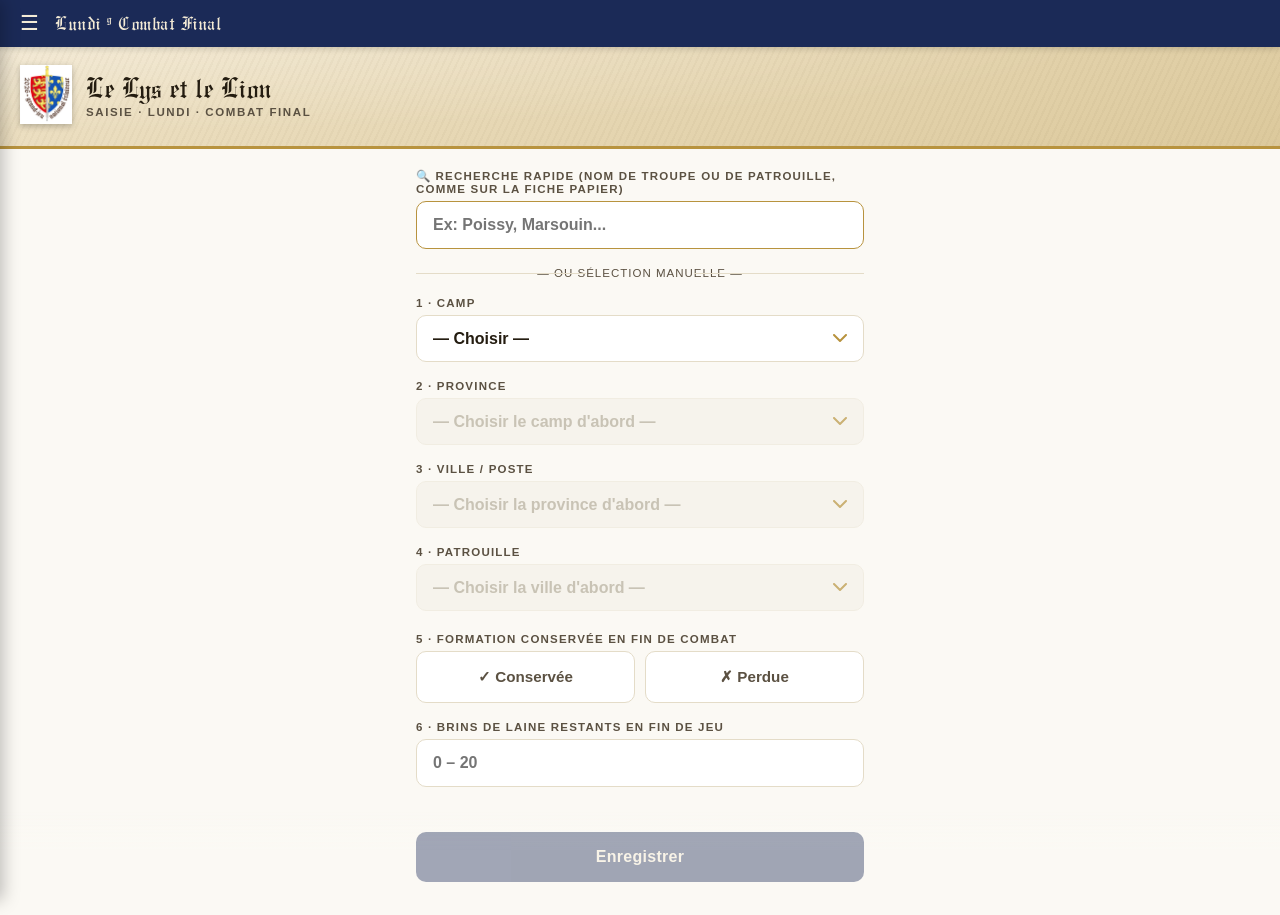
<file: saisie-combatfinal.html>
<!DOCTYPE html>
<html lang="fr">
<head>
<meta charset="UTF-8">
<meta name="viewport" content="width=device-width, initial-scale=1, viewport-fit=cover">
<title>GJN26 — Lundi · Combat Final</title>
<style>
@font-face {
  font-family: 'Engravers Old English';
  src: url([data-uri]) format('woff2');
  font-weight: normal; font-style: normal; font-display: swap;
}
:root{
  --bleu-capetien:#1B2A57; --rouge-plantagenet:#8F1B23;
  --or:#B8933E; --or-clair:#D8BE7E;
  --parchemin:#EFE3C8; --parchemin-dark:#DCC99C;
  --fond:#FBF9F4; --carte:#FFFFFF;
  --encre:#241C10; --encre-douce:#5B5142; --ligne:#E4DCC8;
  --vert-ok:#3F6B45; --rouge-err:#8F2D26;
  --ambre:#8A5A17; --ambre-fond:#FBEFD9;
  --radius:14px;
  --font-titre:'Engravers Old English','Pirata One',serif;
  --font-ui:'Libre Franklin',-apple-system,BlinkMacSystemFont,'Segoe UI',sans-serif;
  --font-code:'IBM Plex Mono',ui-monospace,monospace;
}
*{box-sizing:border-box;}
html,body{margin:0;padding:0;}
body{background:var(--fond); font-family:var(--font-ui); color:var(--encre); min-height:100vh; -webkit-font-smoothing:antialiased;}
.bandeau{
  background:radial-gradient(ellipse at top left, rgba(255,255,255,.25), transparent 60%), linear-gradient(160deg, var(--parchemin) 0%, var(--parchemin-dark) 100%);
  border-bottom:3px solid var(--or); padding:18px 20px 22px; display:flex; align-items:center; gap:14px; position:relative; overflow:hidden;
}
.bandeau::after{ content:""; position:absolute; inset:0; background-image:repeating-linear-gradient(115deg, rgba(90,70,30,.035) 0 2px, transparent 2px 6px); pointer-events:none; }
.bandeau img{ width:52px; height:auto; flex-shrink:0; filter:drop-shadow(0 2px 3px rgba(0,0,0,.25)); position:relative; z-index:1; }
.bandeau .titres{ position:relative; z-index:1; }
.bandeau h1{ font-family:var(--font-titre); font-weight:normal; font-size:1.55rem; margin:0 0 2px; color:var(--encre); letter-spacing:.5px; }
.bandeau p{ margin:0; font-size:.72rem; text-transform:uppercase; letter-spacing:1.6px; color:var(--encre-douce); font-weight:600; }
#gjn26-indicateur-attente{
  display:none; max-width:480px; margin:12px auto 0; padding:9px 14px;
  background:var(--ambre-fond); color:var(--ambre); border:1px solid #E4C888; border-radius:10px;
  font-size:.8rem; font-weight:700; text-align:center;
}
#gjn26-indicateur-attente.visible{ display:block; }
main{ max-width:480px; margin:0 auto; padding:20px 16px 110px; }
.etape{ margin-bottom:18px; }
.etape label{ display:block; font-size:.72rem; text-transform:uppercase; letter-spacing:1.2px; font-weight:700; color:var(--encre-douce); margin-bottom:6px; }
.etape select, .etape input[type=number]{
  width:100%; padding:14px 16px; font-size:1rem; font-family:var(--font-ui); font-weight:600; color:var(--encre);
  background:var(--carte); border:1.5px solid var(--ligne); border-radius:10px;
  appearance:none; -webkit-appearance:none; transition:border-color .15s, box-shadow .15s, background-color .15s;
}
.etape select{
  padding-right:42px;
  background-image:url('data:image/svg+xml;utf8,<svg xmlns="http://www.w3.org/2000/svg" width="14" height="9"><path d="M1 1l6 6 6-6" stroke="%23B8933E" stroke-width="2" fill="none" stroke-linecap="round" stroke-linejoin="round"/></svg>');
  background-repeat:no-repeat; background-position:right 16px center;
}
.etape select:disabled{ background-color:#F4F1E9; color:#B4AD9B; border-color:#EDE8DB; }
.etape select:not(:disabled):focus, .etape input:focus{ outline:none; border-color:var(--or); box-shadow:0 0 0 3px rgba(184,147,62,.18); }
.etape select:not(:disabled):hover, .etape input:hover{ border-color:var(--or-clair); }
.etape .aide{ font-size:.72rem; color:var(--encre-douce); margin-top:5px; }
.sceau-zone{ min-height:0; margin:22px 0; }
.sceau{
  display:none; align-items:center; gap:14px; background:var(--carte);
  border:1.5px solid var(--ligne); border-left:6px solid var(--camp-couleur, var(--or)); border-radius:var(--radius);
  padding:14px 16px; box-shadow:0 2px 10px rgba(36,28,16,.06); animation:apparition .35s ease;
}
.sceau.visible{ display:flex; }
@keyframes apparition{ from{opacity:0; transform:translateY(-6px);} to{opacity:1; transform:translateY(0);} }
.sceau-badge{
  width:46px; height:46px; border-radius:50%; background:var(--camp-couleur, var(--or)); color:#F4EBD6;
  display:flex; align-items:center; justify-content:center; font-family:var(--font-titre); font-size:1.15rem; flex-shrink:0;
  box-shadow:inset 0 0 0 2px rgba(255,255,255,.25), 0 2px 4px rgba(0,0,0,.25);
}
.sceau-detail{ min-width:0; }
.sceau-detail .code{ font-family:var(--font-code); font-size:.95rem; font-weight:700; color:var(--camp-couleur, var(--encre)); letter-spacing:.5px; }
.sceau-detail .nom{ font-size:.92rem; color:var(--encre); margin-top:1px; }
.sceau-detail .origine{ font-size:.76rem; color:var(--encre-douce); margin-top:2px; overflow:hidden; text-overflow:ellipsis; white-space:nowrap; }
.toggle2{ display:flex; gap:10px; }
.toggle2 button{
  flex:1; padding:16px 8px; border-radius:10px; border:1.5px solid var(--ligne); background:var(--carte);
  font-family:var(--font-ui); font-weight:700; font-size:.95rem; color:var(--encre-douce); cursor:pointer; transition:all .15s;
}
.toggle2 button[data-val="1"].actif{ background:var(--vert-ok); border-color:var(--vert-ok); color:#fff; }
.toggle2 button[data-val="0"].actif{ background:var(--rouge-err); border-color:var(--rouge-err); color:#fff; }
.barre-action{ position:fixed; left:0; right:0; bottom:0; background:linear-gradient(0deg, var(--fond) 55%, rgba(251,249,244,0)); padding:22px 16px 18px; display:flex; justify-content:center; }
.btn-enregistrer{
  width:100%; max-width:448px; padding:16px; background:var(--bleu-capetien); color:#F4EBD6; border:none; border-radius:10px;
  font-family:var(--font-ui); font-weight:700; font-size:1rem; letter-spacing:.3px; cursor:pointer; box-shadow:0 3px 10px rgba(27,42,87,.35);
  transition:transform .1s, box-shadow .15s, opacity .15s;
}
.btn-enregistrer:disabled{ opacity:.4; cursor:not-allowed; box-shadow:none; }
.btn-enregistrer:not(:disabled):active{ transform:translateY(1px); }
.confirmation{
  display:none; position:fixed; left:16px; right:16px; bottom:96px; color:#fff; padding:12px 16px; border-radius:10px;
  font-size:.9rem; font-weight:600; text-align:center; box-shadow:0 4px 14px rgba(0,0,0,.2); animation:apparition .3s ease;
}
.confirmation.visible{ display:block; }
.confirmation.ok{ background:var(--vert-ok); }
.confirmation.attente{ background:var(--ambre); }
@media (prefers-reduced-motion: reduce){ .sceau, .confirmation{ animation:none; } }

/* ---------- recherche rapide par nom (troupe / patrouille) ---------- */
.recherche-rapide{ margin-bottom:16px; }
.recherche-rapide label{
  display:block; font-size:.72rem; text-transform:uppercase; letter-spacing:1.2px; font-weight:700;
  color:var(--encre-douce); margin-bottom:6px;
}
.recherche-rapide input{
  width:100%; padding:14px 16px; font-size:1rem; font-family:var(--font-ui); font-weight:600;
  color:var(--encre); background:var(--carte); border:1.5px solid var(--or); border-radius:10px;
}
.recherche-rapide input:focus{ outline:none; box-shadow:0 0 0 3px rgba(184,147,62,.18); }
#resultats-recherche{ margin-top:8px; }
.resultat-recherche{
  background:var(--carte); border:1px solid var(--ligne); border-radius:8px; padding:10px 12px;
  margin-bottom:6px; cursor:pointer; font-size:.86rem;
}
.resultat-recherche:active{ background:var(--parchemin); }
.resultat-recherche b{ font-family:var(--font-code); color:var(--encre); }
.resultat-recherche .detail-loc{ color:var(--encre-douce); font-size:.78rem; }
.aucun-resultat{ color:var(--encre-douce); font-size:.82rem; padding:8px 0; text-align:center; }
.separateur-ou{
  text-align:center; font-size:.72rem; text-transform:uppercase; letter-spacing:1px;
  color:var(--encre-douce); margin:18px 0; position:relative;
}
.separateur-ou::before, .separateur-ou::after{
  content:""; position:absolute; top:50%; width:38%; height:1px; background:var(--ligne);
}
.separateur-ou::before{ left:0; }
.separateur-ou::after{ right:0; }

/* ===== Navigation commune GJN26 ===== */
.gjn26-nav{
  position:sticky; top:0; z-index:100;
  background:var(--bleu-capetien);
  display:flex; align-items:center; gap:10px;
  padding:9px 14px;
  box-shadow:0 2px 6px rgba(0,0,0,.15);
}
.gjn26-nav-burger{
  background:none; border:none; color:#F4EBD6; font-size:1.3rem; line-height:1;
  cursor:pointer; padding:4px 6px; border-radius:6px; flex-shrink:0;
}
.gjn26-nav-burger:active{ background:rgba(255,255,255,.12); }
.gjn26-nav-titre{
  font-family:var(--font-titre); color:#F4EBD6; font-size:1.05rem; letter-spacing:.5px;
  flex:1; white-space:nowrap; overflow:hidden; text-overflow:ellipsis;
}
.gjn26-nav-titre a{ color:inherit; text-decoration:none; }

.gjn26-nav-overlay{
  position:fixed; inset:0; background:rgba(20,14,4,.45); z-index:99;
  opacity:0; pointer-events:none; transition:opacity .2s ease;
}
.gjn26-nav-overlay.ouvert{ opacity:1; pointer-events:auto; }

.gjn26-nav-panel{
  position:fixed; top:0; left:0; bottom:0; width:82%; max-width:320px; z-index:101;
  background:var(--fond); box-shadow:3px 0 16px rgba(0,0,0,.25);
  transform:translateX(-100%); transition:transform .25s ease;
  display:flex; flex-direction:column; overflow-y:auto;
}
.gjn26-nav-panel.ouvert{ transform:translateX(0); }
.gjn26-nav-panel-header{
  background:linear-gradient(160deg, var(--parchemin) 0%, var(--parchemin-dark) 100%);
  border-bottom:3px solid var(--or);
  padding:16px 16px 14px; display:flex; align-items:center; gap:10px;
}
.gjn26-nav-panel-header img{ width:36px; height:auto; flex-shrink:0; }
.gjn26-nav-panel-header .txt{ font-family:var(--font-titre); font-size:1.15rem; color:var(--encre); }
.gjn26-nav-close{
  margin-left:auto; background:none; border:none; font-size:1.3rem; color:var(--encre-douce); cursor:pointer; padding:4px 8px;
}
.gjn26-nav-liste{ padding:10px 0; }
.gjn26-nav-section-titre{
  font-size:.68rem; text-transform:uppercase; letter-spacing:1.4px; font-weight:700;
  color:var(--encre-douce); padding:14px 18px 6px;
}
.gjn26-nav-link{
  display:block; padding:11px 18px; font-family:var(--font-ui); font-size:.92rem; font-weight:600;
  color:var(--encre); text-decoration:none; border-left:4px solid transparent;
}
.gjn26-nav-link:active{ background:rgba(184,147,62,.12); }
.gjn26-nav-link.actif{
  border-left-color:var(--or); background:rgba(184,147,62,.10); color:var(--bleu-capetien); font-weight:800;
}

</style>
</head>
<body>
<div class="gjn26-nav-overlay" id="gjn26-nav-overlay"></div>
<nav class="gjn26-nav-panel" id="gjn26-nav-panel">
<div class="gjn26-nav-panel-header">
<img src="[data-uri]" alt="Écu GJN26">
<span class="txt">Le Lys et le Lion</span>
<button class="gjn26-nav-close" id="gjn26-nav-close" aria-label="Fermer">✕</button>
</div>
<div class="gjn26-nav-liste">
<a class="gjn26-nav-link" href="index.html">🏠 Accueil</a>
<div class="gjn26-nav-section-titre">Saisie terrain</div>
<a class="gjn26-nav-link" href="saisie-ateliers.html">Ateliers permanents</a>
<a class="gjn26-nav-link" href="saisie-dimanche.html">Jeu du Dimanche</a>
<a class="gjn26-nav-link" href="saisie-observation.html">Lundi · Observation</a>
<a class="gjn26-nav-link" href="saisie-katane-postes.html">Lundi · Katane (postes)</a>
<a class="gjn26-nav-link" href="saisie-katane-armurerie.html">Lundi · Katane (armurerie)</a>
<a class="gjn26-nav-link actif" href="saisie-combatfinal.html">Lundi · Combat Final</a>
<div class="gjn26-nav-section-titre">Suivi</div>
<a class="gjn26-nav-link" href="classement.html">🏆 Classement</a>
</div></nav>
<div class="gjn26-nav"><button class="gjn26-nav-burger" id="gjn26-nav-burger" aria-label="Menu">☰</button><span class="gjn26-nav-titre">Lundi · Combat Final</span></div>


<div class="bandeau">
  <img src="[data-uri]" alt="Écu GJN26">
  <div class="titres">
    <h1>Le Lys et le Lion</h1>
    <p>Saisie · Lundi · Combat Final</p>
  </div>
</div>

<div id="gjn26-indicateur-attente"></div>

<main>

  <div class="recherche-rapide">
    <label for="recherche-nom">🔍 Recherche rapide (nom de troupe ou de patrouille, comme sur la fiche papier)</label>
    <input type="text" id="recherche-nom" placeholder="Ex: Poissy, Marsouin...">
    <div id="resultats-recherche"></div>
  </div>
  <div class="separateur-ou">— ou sélection manuelle —</div>

  <div class="etape">
    <label for="sel-camp">1 · Camp</label>
    <select id="sel-camp"><option value="">— Choisir —</option></select>
  </div>
  <div class="etape">
    <label for="sel-province">2 · Province</label>
    <select id="sel-province" disabled><option value="">— Choisir le camp d'abord —</option></select>
  </div>
  <div class="etape">
    <label for="sel-ville">3 · Ville / Poste</label>
    <select id="sel-ville" disabled><option value="">— Choisir la province d'abord —</option></select>
  </div>
  <div class="etape">
    <label for="sel-patrouille">4 · Patrouille</label>
    <select id="sel-patrouille" disabled><option value="">— Choisir la ville d'abord —</option></select>
  </div>

  <div class="sceau-zone">
    <div class="sceau" id="sceau">
      <div class="sceau-badge" id="sceau-badge">—</div>
      <div class="sceau-detail">
        <div class="code" id="sceau-code">—</div>
        <div class="nom" id="sceau-nom">—</div>
        <div class="origine" id="sceau-origine">—</div>
      </div>
    </div>
  </div>


  <div class="etape">
    <label>5 · Formation conservée en fin de combat</label>
    <div class="toggle2">
      <button type="button" data-val="1" id="formation-oui">✓ Conservée</button>
      <button type="button" data-val="0" id="formation-non">✗ Perdue</button>
    </div>
  </div>
  <div class="etape">
    <label for="brinsLaine">6 · Brins de laine restants en fin de jeu</label>
    <input type="number" id="brinsLaine" min="0" max="20" step="1" placeholder="0 – 20">
    
  </div>
</main>

<div class="barre-action">
  <button class="btn-enregistrer" id="btn-submit" disabled>Enregistrer</button>
</div>
<div class="confirmation" id="confirmation"></div>

<script src="assets/form-config.js"></script>
<script src="assets/saisie-commun.js"></script>
<script>

const PATROUILLES = [{"camp": "Capétien", "province": "Beaumont", "ville": "Senlis", "origine": "1re Naut POISSY", "code": "CBS1", "totem": "Marsouin"}, {"camp": "Capétien", "province": "Beaumont", "ville": "Senlis", "origine": "5e BORDEAUX", "code": "CBS2", "totem": "Condor"}, {"camp": "Capétien", "province": "Beaumont", "ville": "Senlis", "origine": "1re TOURS", "code": "CBS3", "totem": "Busar"}, {"camp": "Capétien", "province": "Beaumont", "ville": "Senlis", "origine": "37e Naut PARIS", "code": "CBS4", "totem": "Gerfaut"}, {"camp": "Capétien", "province": "Beaumont", "ville": "Senlis", "origine": "1re MONTPELLIER", "code": "CBS5", "totem": "Loup"}, {"camp": "Capétien", "province": "Beaumont", "ville": "Senlis", "origine": "1re BRIGNAIS", "code": "CBS6", "totem": "Panthere"}, {"camp": "Capétien", "province": "Beaumont", "ville": "Beauvais", "origine": "1re Naut POISSY", "code": "CBB1", "totem": "Narval"}, {"camp": "Capétien", "province": "Beaumont", "ville": "Beauvais", "origine": "5e BORDEAUX", "code": "CBB2", "totem": "Kadiak"}, {"camp": "Capétien", "province": "Beaumont", "ville": "Beauvais", "origine": "1re TOURS", "code": "CBB3", "totem": "Isatis"}, {"camp": "Capétien", "province": "Beaumont", "ville": "Beauvais", "origine": "37e Naut PARIS", "code": "CBB4", "totem": "Jaguar"}, {"camp": "Capétien", "province": "Beaumont", "ville": "Beauvais", "origine": "1re MONTPELLIER", "code": "CBB5", "totem": "Cerf"}, {"camp": "Capétien", "province": "Beaumont", "ville": "Beauvais", "origine": "1re BRIGNAIS", "code": "CBB6", "totem": "Aigle"}, {"camp": "Capétien", "province": "Beaumont", "ville": "Beauvais", "origine": "3e MEUDON", "code": "CBB7", "totem": "Hermine"}, {"camp": "Capétien", "province": "Beaumont", "ville": "Coucy", "origine": "1re MONTPELLIER", "code": "CBC1", "totem": "Sanglier"}, {"camp": "Capétien", "province": "Beaumont", "ville": "Coucy", "origine": "1re BRIGNAIS", "code": "CBC2", "totem": "Jaguar"}, {"camp": "Capétien", "province": "Beaumont", "ville": "Coucy", "origine": "3e MEUDON", "code": "CBC3", "totem": "Aigle"}, {"camp": "Capétien", "province": "Beaumont", "ville": "Coucy", "origine": "1re NIORT", "code": "CBC4", "totem": "Faucon"}, {"camp": "Capétien", "province": "Beaumont", "ville": "Coucy", "origine": "1re SOISSONS", "code": "CBC5", "totem": "Loup"}, {"camp": "Capétien", "province": "Beaumont", "ville": "Coucy", "origine": "1e ASTAFFORT-LECTOUR", "code": "CBC6", "totem": "Jaguar"}, {"camp": "Capétien", "province": "Beaumont", "ville": "Ponthieu", "origine": "3e MEUDON", "code": "CBP1", "totem": "Chamois"}, {"camp": "Capétien", "province": "Beaumont", "ville": "Ponthieu", "origine": "1re NIORT", "code": "CBP2", "totem": "Aigle"}, {"camp": "Capétien", "province": "Beaumont", "ville": "Ponthieu", "origine": "1re SOISSONS", "code": "CBP3", "totem": "Cerf"}, {"camp": "Capétien", "province": "Beaumont", "ville": "Ponthieu", "origine": "1e ASTAFFORT-LECTOUR", "code": "CBP4", "totem": "Alligator"}, {"camp": "Capétien", "province": "Beaumont", "ville": "Ponthieu", "origine": "5e BORDEAUX", "code": "CBP5", "totem": "Bison"}, {"camp": "Capétien", "province": "Beaumont", "ville": "Ponthieu", "origine": "1re TOURS", "code": "CBP6", "totem": "Puma"}, {"camp": "Capétien", "province": "Beaumont", "ville": "Soissons", "origine": "3e MEUDON", "code": "CBS7", "totem": "Gerfaut"}, {"camp": "Capétien", "province": "Beaumont", "ville": "Soissons", "origine": "1re NIORT", "code": "CBS8", "totem": "Lion"}, {"camp": "Capétien", "province": "Beaumont", "ville": "Soissons", "origine": "1re SOISSONS", "code": "CBS9", "totem": "Aigle"}, {"camp": "Capétien", "province": "Beaumont", "ville": "Soissons", "origine": "1e ASTAFFORT-LECTOUR", "code": "CBS10", "totem": "Husky"}, {"camp": "Capétien", "province": "Beaumont", "ville": "Soissons", "origine": "37e Naut PARIS", "code": "CBS11", "totem": "Ocelot"}, {"camp": "Capétien", "province": "Beaumont", "ville": "Soissons", "origine": "5e BORDEAUX", "code": "CBS12", "totem": "Jaguar"}, {"camp": "Capétien", "province": "Beaumont", "ville": "Montmorency", "origine": "1re Naut POISSY", "code": "CBM1", "totem": "Espadon"}, {"camp": "Capétien", "province": "Beaumont", "ville": "Montmorency", "origine": "5e BORDEAUX", "code": "CBM2", "totem": "Caracal"}, {"camp": "Capétien", "province": "Beaumont", "ville": "Montmorency", "origine": "1re TOURS", "code": "CBM3", "totem": "Grizzly"}, {"camp": "Capétien", "province": "Beaumont", "ville": "Montmorency", "origine": "37e Naut PARIS", "code": "CBM4", "totem": "Narval"}, {"camp": "Capétien", "province": "Beaumont", "ville": "Montmorency", "origine": "3e MEUDON", "code": "CBM5", "totem": "Leopard"}, {"camp": "Capétien", "province": "Beaumont", "ville": "Montmorency", "origine": "1re SOISSONS", "code": "CBM6", "totem": "Guepard"}, {"camp": "Capétien", "province": "Beaumont", "ville": "Montmorency", "origine": "1re BRIGNAIS", "code": "CBM7", "totem": "Cerf"}, {"camp": "Capétien", "province": "Bourgogne", "ville": "Nevers", "origine": "3e ANTONY", "code": "CBN1", "totem": "Isard"}, {"camp": "Capétien", "province": "Bourgogne", "ville": "Nevers", "origine": "1re LIMOGES", "code": "CBN2", "totem": "Cerf"}, {"camp": "Capétien", "province": "Bourgogne", "ville": "Nevers", "origine": "1re PONTOISE", "code": "CBN3", "totem": "Chamois"}, {"camp": "Capétien", "province": "Bourgogne", "ville": "Nevers", "origine": "1re AVIGNON-ALPILLES", "code": "CBN4", "totem": "Chevreuil"}, {"camp": "Capétien", "province": "Bourgogne", "ville": "Nevers", "origine": "1re LE MESNIL LE ROI", "code": "CBN5", "totem": "Lemming"}, {"camp": "Capétien", "province": "Bourgogne", "ville": "Nevers", "origine": "1re MONNAIE", "code": "CBN6", "totem": "Mustang"}, {"camp": "Capétien", "province": "Bourgogne", "ville": "Auxerre", "origine": "13e PARIS", "code": "CBA1", "totem": "Caiman"}, {"camp": "Capétien", "province": "Bourgogne", "ville": "Auxerre", "origine": "3e ANTONY", "code": "CBA2", "totem": "Lynx"}, {"camp": "Capétien", "province": "Bourgogne", "ville": "Auxerre", "origine": "1re LIMOGES", "code": "CBA3", "totem": "Baribal"}, {"camp": "Capétien", "province": "Bourgogne", "ville": "Auxerre", "origine": "1re PONTOISE", "code": "CBA4", "totem": "Aigle"}, {"camp": "Capétien", "province": "Bourgogne", "ville": "Auxerre", "origine": "1re AVIGNON-ALPILLES", "code": "CBA5", "totem": "Elan"}, {"camp": "Capétien", "province": "Bourgogne", "ville": "Auxerre", "origine": "1re LE MESNIL LE ROI", "code": "CBA6", "totem": "Loup"}, {"camp": "Capétien", "province": "Bourgogne", "ville": "Tonnerre", "origine": "13e PARIS", "code": "CBT1", "totem": "Puma"}, {"camp": "Capétien", "province": "Bourgogne", "ville": "Tonnerre", "origine": "3e ANTONY", "code": "CBT2", "totem": "Faucon"}, {"camp": "Capétien", "province": "Bourgogne", "ville": "Tonnerre", "origine": "1re LIMOGES", "code": "CBT3", "totem": "Aigle"}, {"camp": "Capétien", "province": "Bourgogne", "ville": "Tonnerre", "origine": "1re PONTOISE", "code": "CBT4", "totem": "Kangourou"}, {"camp": "Capétien", "province": "Bourgogne", "ville": "Tonnerre", "origine": "1re AVIGNON-ALPILLES", "code": "CBT5", "totem": "Gerfaut"}, {"camp": "Capétien", "province": "Bourgogne", "ville": "Tonnerre", "origine": "1re LE MESNIL LE ROI", "code": "CBT6", "totem": "Castor"}, {"camp": "Capétien", "province": "Bourgogne", "ville": "Sancerre", "origine": "1re MONNAIE", "code": "CBSE1", "totem": "Cerf"}, {"camp": "Capétien", "province": "Bourgogne", "ville": "Sancerre", "origine": "5e Naut MONTAUBAN", "code": "CBSE2", "totem": "Aigle"}, {"camp": "Capétien", "province": "Bourgogne", "ville": "Sancerre", "origine": "5e TOULOUSE", "code": "CBSE3", "totem": "Castor"}, {"camp": "Capétien", "province": "Bourgogne", "ville": "Sancerre", "origine": "1re ND DES MARAIS", "code": "CBSE4", "totem": "Cerf"}, {"camp": "Capétien", "province": "Bourgogne", "ville": "Sancerre", "origine": "13e PARIS", "code": "CBSE5", "totem": "Guepard"}, {"camp": "Capétien", "province": "Bourgogne", "ville": "Sancerre", "origine": "1re AVIGNON-ALPILLES", "code": "CBSE6", "totem": "Ocelot"}, {"camp": "Capétien", "province": "Bourgogne", "ville": "Clermont", "origine": "1re MONNAIE", "code": "CBC1", "totem": "Cougar"}, {"camp": "Capétien", "province": "Bourgogne", "ville": "Clermont", "origine": "5e Naut MONTAUBAN", "code": "CBC2", "totem": "Loutre"}, {"camp": "Capétien", "province": "Bourgogne", "ville": "Clermont", "origine": "5e TOULOUSE", "code": "CBC3", "totem": "Crocodile"}, {"camp": "Capétien", "province": "Bourgogne", "ville": "Clermont", "origine": "1re ND DES MARAIS", "code": "CBC4", "totem": "Faucon"}, {"camp": "Capétien", "province": "Bourgogne", "ville": "Clermont", "origine": "1re AVIGNON-ALPILLES", "code": "CBC5", "totem": "Taureau"}, {"camp": "Capétien", "province": "Bourgogne", "ville": "Clermont", "origine": "13e PARIS", "code": "CBC6", "totem": "Rhinoceros"}, {"camp": "Capétien", "province": "Bourgogne", "ville": "Bar", "origine": "1re LIMOGES", "code": "CBB1", "totem": "Puma"}, {"camp": "Capétien", "province": "Bourgogne", "ville": "Bar", "origine": "1re PONTOISE", "code": "CBB2", "totem": "Tigre"}, {"camp": "Capétien", "province": "Bourgogne", "ville": "Bar", "origine": "1re AVIGNON-ALPILLES", "code": "CBB3", "totem": "Isard"}, {"camp": "Capétien", "province": "Bourgogne", "ville": "Bar", "origine": "1re LE MESNIL LE ROI", "code": "CBB4", "totem": "Faucon"}, {"camp": "Capétien", "province": "Bourgogne", "ville": "Bar", "origine": "5e TOULOUSE", "code": "CBB5", "totem": "Elan"}, {"camp": "Capétien", "province": "Bourgogne", "ville": "Bar", "origine": "1re MONNAIE", "code": "CBB6", "totem": "Renard"}, {"camp": "Capétien", "province": "Dreux", "ville": "Guerin", "origine": "1re AUTERIVE", "code": "CDG1", "totem": "Aigle"}, {"camp": "Capétien", "province": "Dreux", "ville": "Guerin", "origine": "1re HUREPOIX-VAL YVETTE", "code": "CDG2", "totem": "Antilope"}, {"camp": "Capétien", "province": "Dreux", "ville": "Guerin", "origine": "1re SAINTES", "code": "CDG3", "totem": "Lynx"}, {"camp": "Capétien", "province": "Dreux", "ville": "Guerin", "origine": "1re BEAUVAIS", "code": "CDG4", "totem": "Tigre"}, {"camp": "Capétien", "province": "Dreux", "ville": "Guerin", "origine": "1re AIX EN PROVENCE", "code": "CDG5", "totem": "Aigle"}, {"camp": "Capétien", "province": "Dreux", "ville": "Guerin", "origine": "1re VALENCE", "code": "CDG6", "totem": "Puma"}, {"camp": "Capétien", "province": "Dreux", "ville": "Guerin", "origine": "1re BOUGIVAL", "code": "CDG7", "totem": "Narval"}, {"camp": "Capétien", "province": "Dreux", "ville": "Amiens", "origine": "1re AUTERIVE", "code": "CDA1", "totem": "Cerf"}, {"camp": "Capétien", "province": "Dreux", "ville": "Amiens", "origine": "1re HUREPOIX-VAL YVETTE", "code": "CDA2", "totem": "Faucon"}, {"camp": "Capétien", "province": "Dreux", "ville": "Amiens", "origine": "1re SAINTES", "code": "CDA3", "totem": "Puma"}, {"camp": "Capétien", "province": "Dreux", "ville": "Amiens", "origine": "1re BEAUVAIS", "code": "CDA4", "totem": "Epervier"}, {"camp": "Capétien", "province": "Dreux", "ville": "Amiens", "origine": "1re AIX EN PROVENCE", "code": "CDA5", "totem": "Busard"}, {"camp": "Capétien", "province": "Dreux", "ville": "Amiens", "origine": "1re VALENCE", "code": "CDA6", "totem": "Castor"}, {"camp": "Capétien", "province": "Dreux", "ville": "Pontchâteau", "origine": "1re AUTERIVE", "code": "CDP1", "totem": "Sanglier"}, {"camp": "Capétien", "province": "Dreux", "ville": "Pontchâteau", "origine": "1re HUREPOIX-VAL YVETTE", "code": "CDP2", "totem": "Lynx"}, {"camp": "Capétien", "province": "Dreux", "ville": "Pontchâteau", "origine": "1re SAINTES", "code": "CDP3", "totem": "Bison"}, {"camp": "Capétien", "province": "Dreux", "ville": "Pontchâteau", "origine": "1re BEAUVAIS", "code": "CDP4", "totem": "Epaulard"}, {"camp": "Capétien", "province": "Dreux", "ville": "Pontchâteau", "origine": "1re AIX EN PROVENCE", "code": "CDP5", "totem": "Chamois"}, {"camp": "Capétien", "province": "Dreux", "ville": "Pontchâteau", "origine": "1re VALENCE", "code": "CDP6", "totem": "Renard"}, {"camp": "Capétien", "province": "Dreux", "ville": "Breteuil", "origine": "1re BOUGIVAL", "code": "CDB1", "totem": "Albatros"}, {"camp": "Capétien", "province": "Dreux", "ville": "Breteuil", "origine": "13e NANTES", "code": "CDB2", "totem": "Hermine"}, {"camp": "Capétien", "province": "Dreux", "ville": "Breteuil", "origine": "3e GRAND BORDEAUX", "code": "CDB3", "totem": "Auroch"}, {"camp": "Capétien", "province": "Dreux", "ville": "Breteuil", "origine": "1re AUXERRE", "code": "CDB4", "totem": "Lynx"}, {"camp": "Capétien", "province": "Dreux", "ville": "Breteuil", "origine": "1re HUREPOIX-VAL YVETTE", "code": "CDB5", "totem": "Ours"}, {"camp": "Capétien", "province": "Dreux", "ville": "Breteuil", "origine": "1re AIX EN PROVENCE", "code": "CDB6", "totem": "Mustang"}, {"camp": "Capétien", "province": "Dreux", "ville": "Mauclerc", "origine": "1re BOUGIVAL", "code": "CDM1", "totem": "Dauphin"}, {"camp": "Capétien", "province": "Dreux", "ville": "Mauclerc", "origine": "13e NANTES", "code": "CDM2", "totem": "Albatros"}, {"camp": "Capétien", "province": "Dreux", "ville": "Mauclerc", "origine": "3e GRAND BORDEAUX", "code": "CDM3", "totem": "Bison"}, {"camp": "Capétien", "province": "Dreux", "ville": "Mauclerc", "origine": "1re AUXERRE", "code": "CDM4", "totem": "Leopard"}, {"camp": "Capétien", "province": "Dreux", "ville": "Mauclerc", "origine": "1re TARBES", "code": "CDM5", "totem": "Mouflon"}, {"camp": "Capétien", "province": "Dreux", "ville": "Mauclerc", "origine": "1re VALENCE", "code": "CDM6", "totem": "Faucon"}, {"camp": "Capétien", "province": "Dreux", "ville": "Bourbourg", "origine": "1re BOUGIVAL", "code": "CDB8", "totem": "Fregate"}, {"camp": "Capétien", "province": "Dreux", "ville": "Bourbourg", "origine": "13e NANTES", "code": "CDB9", "totem": "Jaguar"}, {"camp": "Capétien", "province": "Dreux", "ville": "Bourbourg", "origine": "3e GRAND BORDEAUX", "code": "CDB10", "totem": "Faucon"}, {"camp": "Capétien", "province": "Dreux", "ville": "Bourbourg", "origine": "1re SAINTES", "code": "CDB11", "totem": "Cerf"}, {"camp": "Capétien", "province": "Dreux", "ville": "Bourbourg", "origine": "1re AIX EN PROVENCE", "code": "CDB12", "totem": "Coq"}, {"camp": "Capétien", "province": "Dreux", "ville": "Bourbourg", "origine": "1re VALENCE", "code": "CDB13", "totem": "Sanglier"}, {"camp": "Plantagenêt", "province": "Aquitaine", "ville": "Gascogne", "origine": "Réseau de l'araignée (Montargis)", "code": "PAG1", "totem": "faucon"}, {"camp": "Plantagenêt", "province": "Aquitaine", "ville": "Gascogne", "origine": "Réseau de l'araignée (Thonon-les-Bains)", "code": "PAG2", "totem": "gypaete"}, {"camp": "Plantagenêt", "province": "Aquitaine", "ville": "Gascogne", "origine": "Réseau de l'araignée (Roanne)", "code": "PAG3", "totem": "castor"}, {"camp": "Plantagenêt", "province": "Aquitaine", "ville": "Gascogne", "origine": "Réseau de l'araignée (Epernay)", "code": "PAG4", "totem": "lion"}, {"camp": "Plantagenêt", "province": "Aquitaine", "ville": "Gascogne", "origine": "Réseau de l'araignée (Oslo)", "code": "PAG5", "totem": "lynx"}, {"camp": "Plantagenêt", "province": "Aquitaine", "ville": "Gascogne", "origine": "Réseau de l'araignée (Dubai)", "code": "PAG6", "totem": "Faucon"}, {"camp": "Plantagenêt", "province": "Aquitaine", "ville": "Bordellais", "origine": "Réseau de l'araignée (Colmar)", "code": "PAB1", "totem": "chamois"}, {"camp": "Plantagenêt", "province": "Aquitaine", "ville": "Bordellais", "origine": "Réseau de l'araignée (Haguenau)", "code": "PAB2", "totem": "taureau"}, {"camp": "Plantagenêt", "province": "Aquitaine", "ville": "Bordellais", "origine": "Réseau de l'araignée (Chamonix)", "code": "PAB3", "totem": "gypaete"}, {"camp": "Plantagenêt", "province": "Aquitaine", "ville": "Bordellais", "origine": "Réseau de l'araignée (Navarrenx)", "code": "PAB4", "totem": "lynx"}, {"camp": "Plantagenêt", "province": "Aquitaine", "ville": "Bordellais", "origine": "Réseau de l'araignée (Dubai)", "code": "PAB5", "totem": "leopard"}, {"camp": "Plantagenêt", "province": "Aquitaine", "ville": "Bordellais", "origine": "Réseau de l'araignée (Hyeres)", "code": "PAB6", "totem": "faucon"}, {"camp": "Plantagenêt", "province": "Aquitaine", "ville": "Limoges", "origine": "Réseau de l'araignée (Autun)", "code": "PAL1", "totem": "Casoar"}, {"camp": "Plantagenêt", "province": "Aquitaine", "ville": "Limoges", "origine": "Réseau de l'araignée (Montbrison)", "code": "PAL2", "totem": "Lynx"}, {"camp": "Plantagenêt", "province": "Aquitaine", "ville": "Limoges", "origine": "Réseau de l'araignée (St Maximin la Ste Baume)", "code": "PAL3", "totem": "loup"}, {"camp": "Plantagenêt", "province": "Aquitaine", "ville": "Limoges", "origine": "Réseau de l'araignée (St Maximin la Ste Baume)", "code": "PAL4", "totem": "renard"}, {"camp": "Plantagenêt", "province": "Aquitaine", "ville": "Limoges", "origine": "Réseau de l'araignée (Angleterre)", "code": "PAL5", "totem": "aigle"}, {"camp": "Plantagenêt", "province": "Aquitaine", "ville": "Poitou", "origine": "Réseau de l'araignée (Haguenau)", "code": "PAP1", "totem": "naja"}, {"camp": "Plantagenêt", "province": "Aquitaine", "ville": "Poitou", "origine": "Réseau de l'araignée (Montluçon)", "code": "PAP2", "totem": "auroch"}, {"camp": "Plantagenêt", "province": "Aquitaine", "ville": "Poitou", "origine": "Réseau de l'araignée (Charleville-Mézières)", "code": "PAP3", "totem": "castor"}, {"camp": "Plantagenêt", "province": "Aquitaine", "ville": "Poitou", "origine": "Réseau de l'araignée (Autun)", "code": "PAP4", "totem": "aigle"}, {"camp": "Plantagenêt", "province": "Aquitaine", "ville": "Poitou", "origine": "Réseau de l'araignée (La Roche-sur-Foron)", "code": "PAP5", "totem": "puma"}, {"camp": "Plantagenêt", "province": "Aquitaine", "ville": "Bearn", "origine": "Réseau de l'araignée (Amboise)", "code": "PAB7", "totem": "cerf"}, {"camp": "Plantagenêt", "province": "Aquitaine", "ville": "Bearn", "origine": "Réseau de l'araignée (Pau)", "code": "PAB8", "totem": "ours"}, {"camp": "Plantagenêt", "province": "Aquitaine", "ville": "Bearn", "origine": "Réseau de l'araignée (Château-du-Loir)", "code": "PAB9", "totem": "ecureil"}, {"camp": "Plantagenêt", "province": "Aquitaine", "ville": "Bearn", "origine": "Réseau de l'araignée (Pau)", "code": "PAB10", "totem": "chocard"}, {"camp": "Plantagenêt", "province": "Aquitaine", "ville": "Bearn", "origine": "Réseau de l'araignée (Oslo)", "code": "PAB11", "totem": "orque"}, {"camp": "Plantagenêt", "province": "Aquitaine", "ville": "Bearn", "origine": "Réseau de l'araignée (Sarrebourg)", "code": "PAB12", "totem": "lion"}, {"camp": "Plantagenêt", "province": "Aquitaine", "ville": "Aragon", "origine": "3e NICE", "code": "PAA1", "totem": "Sanglier"}, {"camp": "Plantagenêt", "province": "Aquitaine", "ville": "Aragon", "origine": "1er Notre Dame de Milin", "code": "PAA2", "totem": "Orignal"}, {"camp": "Plantagenêt", "province": "Aquitaine", "ville": "Aragon", "origine": "1er Coeur de Saint Denys", "code": "PAA3", "totem": "Azandica"}, {"camp": "Plantagenêt", "province": "Aquitaine", "ville": "Aragon", "origine": "1er Nautique Montelimar", "code": "PAA4", "totem": "Panthère"}, {"camp": "Plantagenêt", "province": "Aquitaine", "ville": "Aragon", "origine": "1er Houston FNE", "code": "PAA5", "totem": "Bisons"}, {"camp": "Plantagenêt", "province": "Aquitaine", "ville": "Aragon", "origine": "9e Paris", "code": "PAA6", "totem": "Loup"}, {"camp": "Plantagenêt", "province": "Aquitaine", "ville": "Dammartin", "origine": "1re Marine Landerneau", "code": "PAD1", "totem": "Goeland"}, {"camp": "Plantagenêt", "province": "Aquitaine", "ville": "Dammartin", "origine": "1re Montagne Nimes-Cevennes", "code": "PAD2", "totem": "Loup"}, {"camp": "Plantagenêt", "province": "Aquitaine", "ville": "Dammartin", "origine": "3e NICE", "code": "PAD3", "totem": "Isard"}, {"camp": "Plantagenêt", "province": "Aquitaine", "ville": "Dammartin", "origine": "1er Notre Dame de Milin", "code": "PAD4", "totem": "Busard"}, {"camp": "Plantagenêt", "province": "Aquitaine", "ville": "Dammartin", "origine": "3e NICE", "code": "PAD5", "totem": "Lynx"}, {"camp": "Plantagenêt", "province": "Aquitaine", "ville": "Dammartin", "origine": "9e Paris", "code": "PAD6", "totem": "Panthere"}, {"camp": "Plantagenêt", "province": "Aquitaine", "ville": "Issoudun", "origine": "1re Marine Landerneau", "code": "PAI1", "totem": "Requin"}, {"camp": "Plantagenêt", "province": "Aquitaine", "ville": "Issoudun", "origine": "1re Montagne Nimes-Cevennes", "code": "PAI2", "totem": "Ours"}, {"camp": "Plantagenêt", "province": "Aquitaine", "ville": "Issoudun", "origine": "1er Nautique Montelimar", "code": "PAI3", "totem": "Cerf"}, {"camp": "Plantagenêt", "province": "Aquitaine", "ville": "Issoudun", "origine": "1er Houston FNE", "code": "PAI4", "totem": "Cobras"}, {"camp": "Plantagenêt", "province": "Aquitaine", "ville": "Issoudun", "origine": "3e NICE", "code": "PAI5", "totem": "Aigle"}, {"camp": "Plantagenêt", "province": "Flandre", "ville": "Louvain", "origine": "1re SARTROUVILLE", "code": "PFL1", "totem": "Porc Epic"}, {"camp": "Plantagenêt", "province": "Flandre", "ville": "Louvain", "origine": "1re TAVERNY BEAUCHAMP", "code": "PFL2", "totem": "Faucon"}, {"camp": "Plantagenêt", "province": "Flandre", "ville": "Louvain", "origine": "1re POITIERS", "code": "PFL3", "totem": "Chevreuil"}, {"camp": "Plantagenêt", "province": "Flandre", "ville": "Louvain", "origine": "1re NAUTIQUE CIVRAISIEN", "code": "PFL4", "totem": "Belier"}, {"camp": "Plantagenêt", "province": "Flandre", "ville": "Louvain", "origine": "1re STE FOY LES LYON", "code": "PFL5", "totem": "Aigle"}, {"camp": "Plantagenêt", "province": "Flandre", "ville": "Louvain", "origine": "1re BOURG EN BRESSE", "code": "PFL6", "totem": "Faucon"}, {"camp": "Plantagenêt", "province": "Flandre", "ville": "Louvain", "origine": "9e MONTAGNE TOULOUSE", "code": "PFL7", "totem": "Albator"}, {"camp": "Plantagenêt", "province": "Flandre", "ville": "Limbourg", "origine": "1re SARTROUVILLE", "code": "PFB1", "totem": "Renard"}, {"camp": "Plantagenêt", "province": "Flandre", "ville": "Limbourg", "origine": "1re TAVERNY BEAUCHAMP", "code": "PFB2", "totem": "Caribou"}, {"camp": "Plantagenêt", "province": "Flandre", "ville": "Limbourg", "origine": "1re POITIERS", "code": "PFB3", "totem": "Gerfaut"}, {"camp": "Plantagenêt", "province": "Flandre", "ville": "Limbourg", "origine": "1re NAUTIQUE CIVRAISIEN", "code": "PFB4", "totem": "Castor"}, {"camp": "Plantagenêt", "province": "Flandre", "ville": "Limbourg", "origine": "1re STE FOY LES LYON", "code": "PFB5", "totem": "Bison"}, {"camp": "Plantagenêt", "province": "Flandre", "ville": "Limbourg", "origine": "1re BAYONNE", "code": "PFB6", "totem": "Aigle"}, {"camp": "Plantagenêt", "province": "Flandre", "ville": "Limbourg", "origine": "1re CARCASSONNE/BEZIER", "code": "PFB7", "totem": "Tigre"}, {"camp": "Plantagenêt", "province": "Flandre", "ville": "Dortmund", "origine": "1re SARTROUVILLE", "code": "PFD1", "totem": "Faucon"}, {"camp": "Plantagenêt", "province": "Flandre", "ville": "Dortmund", "origine": "1re TAVERNY BEAUCHAMP", "code": "PFD2", "totem": "Wallaby"}, {"camp": "Plantagenêt", "province": "Flandre", "ville": "Dortmund", "origine": "1re POITIERS", "code": "PFD3", "totem": "Aigle"}, {"camp": "Plantagenêt", "province": "Flandre", "ville": "Dortmund", "origine": "1re STE FOY LES LYON", "code": "PFD4", "totem": "Castor"}, {"camp": "Plantagenêt", "province": "Flandre", "ville": "Dortmund", "origine": "1re BOURG EN BRESSE", "code": "PFD5", "totem": "Loup"}, {"camp": "Plantagenêt", "province": "Flandre", "ville": "Dortmund", "origine": "9e MONTAGNE TOULOUSE", "code": "PFD6", "totem": "Loup"}, {"camp": "Plantagenêt", "province": "Flandre", "ville": "Audenarde", "origine": "1re SARTROUVILLE", "code": "PFA1", "totem": "Lynx"}, {"camp": "Plantagenêt", "province": "Flandre", "ville": "Audenarde", "origine": "1re POITIERS", "code": "PFA2", "totem": "Faucon"}, {"camp": "Plantagenêt", "province": "Flandre", "ville": "Audenarde", "origine": "1re STE FOY LES LYON", "code": "PFA3", "totem": "Lion"}, {"camp": "Plantagenêt", "province": "Flandre", "ville": "Audenarde", "origine": "9e MONTAGNE TOULOUSE", "code": "PFA4", "totem": "Milan"}, {"camp": "Plantagenêt", "province": "Flandre", "ville": "Audenarde", "origine": "1re BAYONNE", "code": "PFA5", "totem": "Loup"}, {"camp": "Plantagenêt", "province": "Flandre", "ville": "Audenarde", "origine": "1re CARCASSONNE/BEZIER", "code": "PFA6", "totem": "Pat 3"}, {"camp": "Plantagenêt", "province": "Flandre", "ville": "Gand", "origine": "1re BOURG EN BRESSE", "code": "PFG1", "totem": "Renard"}, {"camp": "Plantagenêt", "province": "Flandre", "ville": "Gand", "origine": "9e MONTAGNE TOULOUSE", "code": "PFG2", "totem": "Chamois"}, {"camp": "Plantagenêt", "province": "Flandre", "ville": "Gand", "origine": "1re SARTROUVILLE", "code": "PFG3", "totem": "Tigre"}, {"camp": "Plantagenêt", "province": "Flandre", "ville": "Gand", "origine": "9e MONTAGNE TOULOUSE", "code": "PFG4", "totem": "Tigre"}, {"camp": "Plantagenêt", "province": "Flandre", "ville": "Gand", "origine": "1re CARCASSONNE/BEZIER", "code": "PFG5", "totem": "Chevreuil"}, {"camp": "Plantagenêt", "province": "Flandre", "ville": "Gand", "origine": "1re BAYONNE", "code": "PFG6", "totem": "Isard"}, {"camp": "Plantagenêt", "province": "Lorraine", "ville": "Commercy", "origine": "1re MULHOUSE", "code": "PLC1", "totem": "Lynx"}, {"camp": "Plantagenêt", "province": "Lorraine", "ville": "Commercy", "origine": "1re BERGERAC", "code": "PLC2", "totem": "Panthère"}, {"camp": "Plantagenêt", "province": "Lorraine", "ville": "Commercy", "origine": "1re MONTAGNE BELFORT MONTBELIARD", "code": "PLC3", "totem": "Aigle"}, {"camp": "Plantagenêt", "province": "Lorraine", "ville": "Commercy", "origine": "1re ALBI", "code": "PLC4", "totem": "Panthère"}, {"camp": "Plantagenêt", "province": "Lorraine", "ville": "Commercy", "origine": "1re TROYES", "code": "PLC5", "totem": "Faucon"}, {"camp": "Plantagenêt", "province": "Lorraine", "ville": "Commercy", "origine": "1re CHÂTEAUROUX", "code": "PLC6", "totem": "Chevreuil"}, {"camp": "Plantagenêt", "province": "Lorraine", "ville": "Cayeux", "origine": "1re MULHOUSE", "code": "PLX1", "totem": "Faucon"}, {"camp": "Plantagenêt", "province": "Lorraine", "ville": "Cayeux", "origine": "1re BERGERAC", "code": "PLX2", "totem": "Lion"}, {"camp": "Plantagenêt", "province": "Lorraine", "ville": "Cayeux", "origine": "1re MONTAGNE BELFORT MONTBELIARD", "code": "PLX3", "totem": "Sanglier"}, {"camp": "Plantagenêt", "province": "Lorraine", "ville": "Cayeux", "origine": "1re SAUMUR", "code": "PLX4", "totem": "Puma"}, {"camp": "Plantagenêt", "province": "Lorraine", "ville": "Cayeux", "origine": "1re TROYES", "code": "PLX5", "totem": "Lynx"}, {"camp": "Plantagenêt", "province": "Lorraine", "ville": "Cayeux", "origine": "1re CHÂTEAUROUX", "code": "PLX6", "totem": "Requin"}, {"camp": "Plantagenêt", "province": "Lorraine", "ville": "Chièvres", "origine": "1re MULHOUSE", "code": "PLC1", "totem": "Ours"}, {"camp": "Plantagenêt", "province": "Lorraine", "ville": "Chièvres", "origine": "1re BERGERAC", "code": "PLC2", "totem": "Lynx"}, {"camp": "Plantagenêt", "province": "Lorraine", "ville": "Chièvres", "origine": "1re MONTAGNE BELFORT MONTBELIARD", "code": "PLC3", "totem": "Mustang"}, {"camp": "Plantagenêt", "province": "Lorraine", "ville": "Chièvres", "origine": "1re LAGNY-MEAUX", "code": "PLC4", "totem": "Lion"}, {"camp": "Plantagenêt", "province": "Lorraine", "ville": "Chièvres", "origine": "1re TROYES", "code": "PLC5", "totem": "Cerf"}, {"camp": "Plantagenêt", "province": "Lorraine", "ville": "Chièvres", "origine": "1re SAUMUR", "code": "PLC6", "totem": "Loup"}, {"camp": "Plantagenêt", "province": "Lorraine", "ville": "Béthune", "origine": "1re ALBI", "code": "PLB1", "totem": "Aigle"}, {"camp": "Plantagenêt", "province": "Lorraine", "ville": "Béthune", "origine": "1re RODEZ", "code": "PLB2", "totem": "Puma"}, {"camp": "Plantagenêt", "province": "Lorraine", "ville": "Béthune", "origine": "1re LAGNY-MEAUX", "code": "PLB3", "totem": "Puma"}, {"camp": "Plantagenêt", "province": "Lorraine", "ville": "Béthune", "origine": "1re LAGNY-MEAUX", "code": "PLB4", "totem": "Caracal"}, {"camp": "Plantagenêt", "province": "Lorraine", "ville": "Béthune", "origine": "1re SAUMUR", "code": "PLB5", "totem": "Epervier"}, {"camp": "Plantagenêt", "province": "Lorraine", "ville": "Béthune", "origine": "1re MULHOUSE", "code": "PLB6", "totem": "Condor"}, {"camp": "Plantagenêt", "province": "Lorraine", "ville": "Arras", "origine": "1re ALBI", "code": "PLA1", "totem": "Lynx"}, {"camp": "Plantagenêt", "province": "Lorraine", "ville": "Arras", "origine": "1re RODEZ", "code": "PLA2", "totem": "Lynx"}, {"camp": "Plantagenêt", "province": "Lorraine", "ville": "Arras", "origine": "1re LAGNY-MEAUX", "code": "PLA3", "totem": "Guépard"}, {"camp": "Plantagenêt", "province": "Lorraine", "ville": "Arras", "origine": "5e Tassin", "code": "PLA4", "totem": "Orignal"}, {"camp": "Plantagenêt", "province": "Lorraine", "ville": "Arras", "origine": "1re SAUMUR", "code": "PLA5", "totem": "Isard"}, {"camp": "Plantagenêt", "province": "Lorraine", "ville": "Arras", "origine": "1re CHÂTEAUROUX", "code": "PLA6", "totem": "Alligator"}];
const COULEUR_CAMP = { "Capétien": "var(--bleu-capetien)", "Plantagenêt": "var(--rouge-plantagenet)" };

const selCamp = document.getElementById('sel-camp');
const selProvince = document.getElementById('sel-province');
const selVille = document.getElementById('sel-ville');
const selPatrouille = document.getElementById('sel-patrouille');
const sceau = document.getElementById('sceau');
const sceauBadge = document.getElementById('sceau-badge');
const sceauCode = document.getElementById('sceau-code');
const sceauNom = document.getElementById('sceau-nom');
const sceauOrigine = document.getElementById('sceau-origine');

let cleSelectionnee = null;

function uniques(arr){ return [...new Set(arr)].sort((a,b)=>a.localeCompare(b,'fr')); }
function remplir(select, valeurs, placeholder){
  select.innerHTML = '<option value="">'+placeholder+'</option>' + valeurs.map(v => `<option value="${v}">${v}</option>`).join('');
}
remplir(selCamp, uniques(PATROUILLES.map(p=>p.camp)), '— Choisir —');

selCamp.addEventListener('change', () => {
  const camp = selCamp.value; resetSceau();
  if(!camp){
    selProvince.disabled = true; remplir(selProvince, [], '— Choisir le camp d\'abord —');
    selVille.disabled = true; remplir(selVille, [], '— Choisir la province d\'abord —');
    selPatrouille.disabled = true; remplir(selPatrouille, [], '— Choisir la ville d\'abord —');
    majBouton(); return;
  }
  const provinces = uniques(PATROUILLES.filter(p=>p.camp===camp).map(p=>p.province));
  remplir(selProvince, provinces, '— Choisir —'); selProvince.disabled = false;
  selVille.disabled = true; remplir(selVille, [], '— Choisir la province d\'abord —');
  selPatrouille.disabled = true; remplir(selPatrouille, [], '— Choisir la ville d\'abord —');
  majBouton();
});
selProvince.addEventListener('change', () => {
  const camp = selCamp.value, province = selProvince.value; resetSceau();
  if(!province){
    selVille.disabled = true; remplir(selVille, [], '— Choisir la province d\'abord —');
    selPatrouille.disabled = true; remplir(selPatrouille, [], '— Choisir la ville d\'abord —');
    majBouton(); return;
  }
  const villes = uniques(PATROUILLES.filter(p=>p.camp===camp && p.province===province).map(p=>p.ville));
  remplir(selVille, villes, '— Choisir —'); selVille.disabled = false;
  selPatrouille.disabled = true; remplir(selPatrouille, [], '— Choisir la ville d\'abord —');
  majBouton();
});
selVille.addEventListener('change', () => {
  const camp = selCamp.value, province = selProvince.value, ville = selVille.value; resetSceau();
  if(!ville){ selPatrouille.disabled = true; remplir(selPatrouille, [], '— Choisir la ville d\'abord —'); majBouton(); return; }
  const pats = PATROUILLES.filter(p=>p.camp===camp && p.province===province && p.ville===ville);
  selPatrouille.innerHTML = '<option value="">— Choisir —</option>' + pats.map((p,i) => `<option value="${i}">${p.code} — ${p.totem} (${p.origine})</option>`).join('');
  selPatrouille.dataset.pats = JSON.stringify(pats);
  selPatrouille.disabled = false; majBouton();
});
selPatrouille.addEventListener('change', () => {
  const idx = selPatrouille.value;
  if(idx === ''){ resetSceau(); cleSelectionnee = null; majBouton(); return; }
  const pats = JSON.parse(selPatrouille.dataset.pats || '[]');
  const p = pats[idx];
  cleSelectionnee = [p.camp, p.province, p.ville, p.code].join('|');
  afficherSceau(p); majBouton();
});
function afficherSceau(p){
  const couleur = COULEUR_CAMP[p.camp] || 'var(--or)';
  sceau.style.setProperty('--camp-couleur', couleur);
  sceauBadge.textContent = p.code.replace(/[0-9]/g,'').slice(0,2).toUpperCase();
  sceauCode.textContent = p.code + ' · ' + p.totem;
  sceauNom.textContent = p.camp + ' — ' + p.province + ' / ' + p.ville;
  sceauOrigine.textContent = p.origine;
  sceau.classList.add('visible');
}
function resetSceau(){ sceau.classList.remove('visible'); }

// ---------- Recherche rapide par nom de troupe / patrouille ----------
const rechercheInput = document.getElementById('recherche-nom');
const resultatsDiv = document.getElementById('resultats-recherche');

function normaliserRecherche(s){
  return s.toString().toLowerCase().normalize('NFD').replace(/[\u0300-\u036f]/g,'');
}

rechercheInput.addEventListener('input', () => {
  const q = normaliserRecherche(rechercheInput.value.trim());
  resultatsDiv.innerHTML = '';
  if (q.length < 2) return;
  const matches = PATROUILLES.filter(p =>
    normaliserRecherche(p.origine).includes(q) || normaliserRecherche(p.totem).includes(q) || normaliserRecherche(p.code).includes(q)
  ).slice(0, 8);
  if (matches.length === 0){
    resultatsDiv.innerHTML = '<div class="aucun-resultat">Aucune correspondance</div>';
    return;
  }
  matches.forEach(p => {
    const div = document.createElement('div');
    div.className = 'resultat-recherche';
    div.innerHTML = `<b>${p.code} · ${p.totem}</b> — ${p.origine} <span class="detail-loc">(${p.camp} / ${p.province} / ${p.ville})</span>`;
    div.addEventListener('click', () => selectionnerViaRecherche(p));
    resultatsDiv.appendChild(div);
  });
});

function selectionnerViaRecherche(p){
  selCamp.value = p.camp;
  selCamp.dispatchEvent(new Event('change'));
  selProvince.value = p.province;
  selProvince.dispatchEvent(new Event('change'));
  selVille.value = p.ville;
  selVille.dispatchEvent(new Event('change'));
  const pats = JSON.parse(selPatrouille.dataset.pats || '[]');
  const idx = pats.findIndex(x => x.code === p.code);
  if (idx >= 0){
    selPatrouille.value = String(idx);
    selPatrouille.dispatchEvent(new Event('change'));
  }
  resultatsDiv.innerHTML = '';
  rechercheInput.value = p.code + ' — ' + p.totem + ' (' + p.origine + ')';
}


const formationOui = document.getElementById('formation-oui');
const formationNon = document.getElementById('formation-non');
let formationValeur = null;
formationOui.addEventListener('click', () => { formationValeur = 1; formationOui.classList.add('actif'); formationNon.classList.remove('actif'); majBouton(); });
formationNon.addEventListener('click', () => { formationValeur = 0; formationNon.classList.add('actif'); formationOui.classList.remove('actif'); majBouton(); });
const brinsLaine = document.getElementById('brinsLaine');


function majBouton(){
  btnSubmit.disabled = !(cleSelectionnee !== null && (formationValeur !== null && brinsLaine.value !== '' && Number(brinsLaine.value) >= 0 && Number(brinsLaine.value) <= 20));
}
brinsLaine.addEventListener('input', majBouton);


const btnSubmit = document.getElementById('btn-submit');
const confirmation = document.getElementById('confirmation');

btnSubmit.addEventListener('click', async () => {
  btnSubmit.disabled = true;
  const donnees = {
    "CléPatrouille": cleSelectionnee,
      "FormationConservee": String(formationValeur),
      "BrinsLaineRestants": brinsLaine.value,
  };
  const envoiReussi = await gjn26EnvoyerSaisie('combatfinal', donnees);
  confirmation.className = 'confirmation visible ' + (envoiReussi ? 'ok' : 'attente');
  confirmation.textContent = envoiReussi ? 'Score envoyé ✓' : 'Pas de réseau — score gardé en attente, sera envoyé automatiquement';
  setTimeout(() => {
    confirmation.classList.remove('visible');
    selPatrouille.value = ''; resetSceau(); cleSelectionnee = null;
    formationValeur = null; formationOui.classList.remove('actif'); formationNon.classList.remove('actif');
brinsLaine.value = '';

    majBouton();
  }, 2000);
});
majBouton();
</script>
<script>

document.getElementById('gjn26-nav-burger').addEventListener('click', () => {
  document.getElementById('gjn26-nav-panel').classList.add('ouvert');
  document.getElementById('gjn26-nav-overlay').classList.add('ouvert');
});
function gjn26FermerNav(){
  document.getElementById('gjn26-nav-panel').classList.remove('ouvert');
  document.getElementById('gjn26-nav-overlay').classList.remove('ouvert');
}
document.getElementById('gjn26-nav-close').addEventListener('click', gjn26FermerNav);
document.getElementById('gjn26-nav-overlay').addEventListener('click', gjn26FermerNav);

</script>
</body>
</html>
</file>
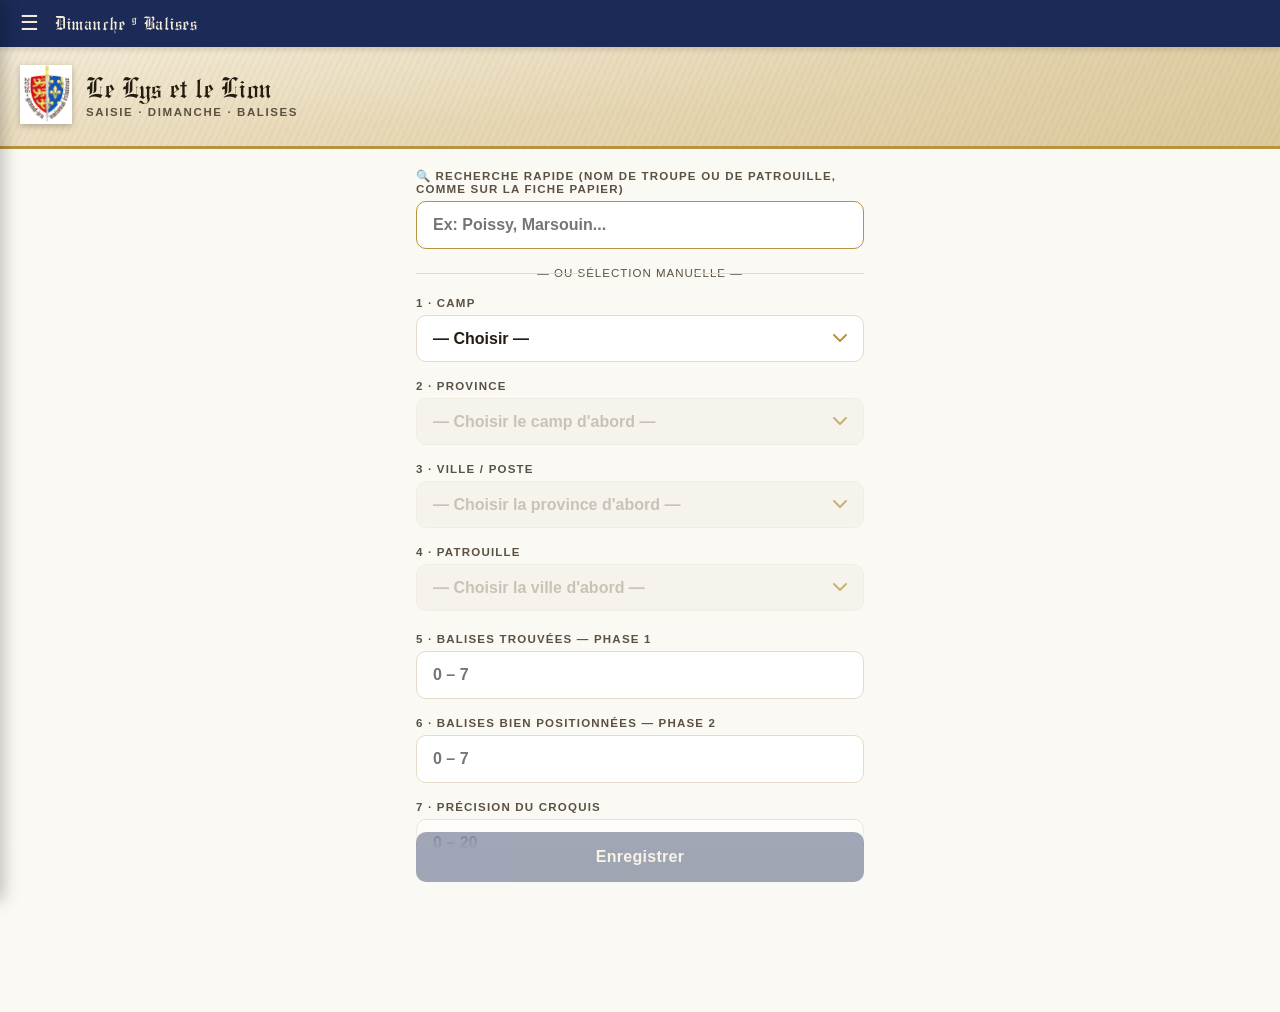
<file: saisie-dimanche-balises.html>
<!DOCTYPE html>
<html lang="fr">
<head>
<meta charset="UTF-8">
<meta name="viewport" content="width=device-width, initial-scale=1, viewport-fit=cover">
<title>GJN26 — Dimanche · Balises</title>
<style>
@font-face {
  font-family: 'Engravers Old English';
  src: url([data-uri]) format('woff2');
  font-weight: normal; font-style: normal; font-display: swap;
}
:root{
  --bleu-capetien:#1B2A57; --rouge-plantagenet:#8F1B23;
  --or:#B8933E; --or-clair:#D8BE7E;
  --parchemin:#EFE3C8; --parchemin-dark:#DCC99C;
  --fond:#FBF9F4; --carte:#FFFFFF;
  --encre:#241C10; --encre-douce:#5B5142; --ligne:#E4DCC8;
  --vert-ok:#3F6B45; --rouge-err:#8F2D26;
  --ambre:#8A5A17; --ambre-fond:#FBEFD9;
  --radius:14px;
  --font-titre:'Engravers Old English','Pirata One',serif;
  --font-ui:'Libre Franklin',-apple-system,BlinkMacSystemFont,'Segoe UI',sans-serif;
  --font-code:'IBM Plex Mono',ui-monospace,monospace;
}
*{box-sizing:border-box;}
html,body{margin:0;padding:0;}
body{background:var(--fond); font-family:var(--font-ui); color:var(--encre); min-height:100vh; -webkit-font-smoothing:antialiased;}
.bandeau{
  background:radial-gradient(ellipse at top left, rgba(255,255,255,.25), transparent 60%), linear-gradient(160deg, var(--parchemin) 0%, var(--parchemin-dark) 100%);
  border-bottom:3px solid var(--or); padding:18px 20px 22px; display:flex; align-items:center; gap:14px; position:relative; overflow:hidden;
}
.bandeau::after{ content:""; position:absolute; inset:0; background-image:repeating-linear-gradient(115deg, rgba(90,70,30,.035) 0 2px, transparent 2px 6px); pointer-events:none; }
.bandeau img{ width:52px; height:auto; flex-shrink:0; filter:drop-shadow(0 2px 3px rgba(0,0,0,.25)); position:relative; z-index:1; }
.bandeau .titres{ position:relative; z-index:1; }
.bandeau h1{ font-family:var(--font-titre); font-weight:normal; font-size:1.55rem; margin:0 0 2px; color:var(--encre); letter-spacing:.5px; }
.bandeau p{ margin:0; font-size:.72rem; text-transform:uppercase; letter-spacing:1.6px; color:var(--encre-douce); font-weight:600; }
#gjn26-indicateur-attente{
  display:none; max-width:480px; margin:12px auto 0; padding:9px 14px;
  background:var(--ambre-fond); color:var(--ambre); border:1px solid #E4C888; border-radius:10px;
  font-size:.8rem; font-weight:700; text-align:center;
}
#gjn26-indicateur-attente.visible{ display:block; }
main{ max-width:480px; margin:0 auto; padding:20px 16px 110px; }
.etape{ margin-bottom:18px; }
.etape label{ display:block; font-size:.72rem; text-transform:uppercase; letter-spacing:1.2px; font-weight:700; color:var(--encre-douce); margin-bottom:6px; }
.etape select, .etape input[type=number]{
  width:100%; padding:14px 16px; font-size:1rem; font-family:var(--font-ui); font-weight:600; color:var(--encre);
  background:var(--carte); border:1.5px solid var(--ligne); border-radius:10px;
  appearance:none; -webkit-appearance:none; transition:border-color .15s, box-shadow .15s, background-color .15s;
}
.etape select{
  padding-right:42px;
  background-image:url('data:image/svg+xml;utf8,<svg xmlns="http://www.w3.org/2000/svg" width="14" height="9"><path d="M1 1l6 6 6-6" stroke="%23B8933E" stroke-width="2" fill="none" stroke-linecap="round" stroke-linejoin="round"/></svg>');
  background-repeat:no-repeat; background-position:right 16px center;
}
.etape select:disabled{ background-color:#F4F1E9; color:#B4AD9B; border-color:#EDE8DB; }
.etape select:not(:disabled):focus, .etape input:focus{ outline:none; border-color:var(--or); box-shadow:0 0 0 3px rgba(184,147,62,.18); }
.etape select:not(:disabled):hover, .etape input:hover{ border-color:var(--or-clair); }
.etape .aide{ font-size:.72rem; color:var(--encre-douce); margin-top:5px; }
.sceau-zone{ min-height:0; margin:22px 0; }
.sceau{
  display:none; align-items:center; gap:14px; background:var(--carte);
  border:1.5px solid var(--ligne); border-left:6px solid var(--camp-couleur, var(--or)); border-radius:var(--radius);
  padding:14px 16px; box-shadow:0 2px 10px rgba(36,28,16,.06); animation:apparition .35s ease;
}
.sceau.visible{ display:flex; }
@keyframes apparition{ from{opacity:0; transform:translateY(-6px);} to{opacity:1; transform:translateY(0);} }
.sceau-badge{
  width:46px; height:46px; border-radius:50%; background:var(--camp-couleur, var(--or)); color:#F4EBD6;
  display:flex; align-items:center; justify-content:center; font-family:var(--font-titre); font-size:1.15rem; flex-shrink:0;
  box-shadow:inset 0 0 0 2px rgba(255,255,255,.25), 0 2px 4px rgba(0,0,0,.25);
}
.sceau-detail{ min-width:0; }
.sceau-detail .code{ font-family:var(--font-code); font-size:.95rem; font-weight:700; color:var(--camp-couleur, var(--encre)); letter-spacing:.5px; }
.sceau-detail .nom{ font-size:.92rem; color:var(--encre); margin-top:1px; }
.sceau-detail .origine{ font-size:.76rem; color:var(--encre-douce); margin-top:2px; overflow:hidden; text-overflow:ellipsis; white-space:nowrap; }
.toggle2{ display:flex; gap:10px; }
.toggle2 button{
  flex:1; padding:16px 8px; border-radius:10px; border:1.5px solid var(--ligne); background:var(--carte);
  font-family:var(--font-ui); font-weight:700; font-size:.95rem; color:var(--encre-douce); cursor:pointer; transition:all .15s;
}
.toggle2 button[data-val="1"].actif{ background:var(--vert-ok); border-color:var(--vert-ok); color:#fff; }
.toggle2 button[data-val="0"].actif{ background:var(--rouge-err); border-color:var(--rouge-err); color:#fff; }
.barre-action{ position:fixed; left:0; right:0; bottom:0; background:linear-gradient(0deg, var(--fond) 55%, rgba(251,249,244,0)); padding:22px 16px 18px; display:flex; justify-content:center; }
.btn-enregistrer{
  width:100%; max-width:448px; padding:16px; background:var(--bleu-capetien); color:#F4EBD6; border:none; border-radius:10px;
  font-family:var(--font-ui); font-weight:700; font-size:1rem; letter-spacing:.3px; cursor:pointer; box-shadow:0 3px 10px rgba(27,42,87,.35);
  transition:transform .1s, box-shadow .15s, opacity .15s;
}
.btn-enregistrer:disabled{ opacity:.4; cursor:not-allowed; box-shadow:none; }
.btn-enregistrer:not(:disabled):active{ transform:translateY(1px); }
.confirmation{
  display:none; position:fixed; left:16px; right:16px; bottom:96px; color:#fff; padding:12px 16px; border-radius:10px;
  font-size:.9rem; font-weight:600; text-align:center; box-shadow:0 4px 14px rgba(0,0,0,.2); animation:apparition .3s ease;
}
.confirmation.visible{ display:block; }
.confirmation.ok{ background:var(--vert-ok); }
.confirmation.attente{ background:var(--ambre); }
@media (prefers-reduced-motion: reduce){ .sceau, .confirmation{ animation:none; } }

/* ---------- recherche rapide par nom (troupe / patrouille) ---------- */
.recherche-rapide{ margin-bottom:16px; }
.recherche-rapide label{
  display:block; font-size:.72rem; text-transform:uppercase; letter-spacing:1.2px; font-weight:700;
  color:var(--encre-douce); margin-bottom:6px;
}
.recherche-rapide input{
  width:100%; padding:14px 16px; font-size:1rem; font-family:var(--font-ui); font-weight:600;
  color:var(--encre); background:var(--carte); border:1.5px solid var(--or); border-radius:10px;
}
.recherche-rapide input:focus{ outline:none; box-shadow:0 0 0 3px rgba(184,147,62,.18); }
#resultats-recherche{ margin-top:8px; }
.resultat-recherche{
  background:var(--carte); border:1px solid var(--ligne); border-radius:8px; padding:10px 12px;
  margin-bottom:6px; cursor:pointer; font-size:.86rem;
}
.resultat-recherche:active{ background:var(--parchemin); }
.resultat-recherche b{ font-family:var(--font-code); color:var(--encre); }
.resultat-recherche .detail-loc{ color:var(--encre-douce); font-size:.78rem; }
.aucun-resultat{ color:var(--encre-douce); font-size:.82rem; padding:8px 0; text-align:center; }
.separateur-ou{
  text-align:center; font-size:.72rem; text-transform:uppercase; letter-spacing:1px;
  color:var(--encre-douce); margin:18px 0; position:relative;
}
.separateur-ou::before, .separateur-ou::after{
  content:""; position:absolute; top:50%; width:38%; height:1px; background:var(--ligne);
}
.separateur-ou::before{ left:0; }
.separateur-ou::after{ right:0; }

/* ===== Navigation commune GJN26 ===== */
.gjn26-nav{
  position:sticky; top:0; z-index:100;
  background:var(--bleu-capetien);
  display:flex; align-items:center; gap:10px;
  padding:9px 14px;
  box-shadow:0 2px 6px rgba(0,0,0,.15);
}
.gjn26-nav-burger{
  background:none; border:none; color:#F4EBD6; font-size:1.3rem; line-height:1;
  cursor:pointer; padding:4px 6px; border-radius:6px; flex-shrink:0;
}
.gjn26-nav-burger:active{ background:rgba(255,255,255,.12); }
.gjn26-nav-titre{
  font-family:var(--font-titre); color:#F4EBD6; font-size:1.05rem; letter-spacing:.5px;
  flex:1; white-space:nowrap; overflow:hidden; text-overflow:ellipsis;
}
.gjn26-nav-titre a{ color:inherit; text-decoration:none; }

.gjn26-nav-overlay{
  position:fixed; inset:0; background:rgba(20,14,4,.45); z-index:99;
  opacity:0; pointer-events:none; transition:opacity .2s ease;
}
.gjn26-nav-overlay.ouvert{ opacity:1; pointer-events:auto; }

.gjn26-nav-panel{
  position:fixed; top:0; left:0; bottom:0; width:82%; max-width:320px; z-index:101;
  background:var(--fond); box-shadow:3px 0 16px rgba(0,0,0,.25);
  transform:translateX(-100%); transition:transform .25s ease;
  display:flex; flex-direction:column; overflow-y:auto;
}
.gjn26-nav-panel.ouvert{ transform:translateX(0); }
.gjn26-nav-panel-header{
  background:linear-gradient(160deg, var(--parchemin) 0%, var(--parchemin-dark) 100%);
  border-bottom:3px solid var(--or);
  padding:16px 16px 14px; display:flex; align-items:center; gap:10px;
}
.gjn26-nav-panel-header img{ width:36px; height:auto; flex-shrink:0; }
.gjn26-nav-panel-header .txt{ font-family:var(--font-titre); font-size:1.15rem; color:var(--encre); }
.gjn26-nav-close{
  margin-left:auto; background:none; border:none; font-size:1.3rem; color:var(--encre-douce); cursor:pointer; padding:4px 8px;
}
.gjn26-nav-liste{ padding:10px 0; }
.gjn26-nav-section-titre{
  font-size:.68rem; text-transform:uppercase; letter-spacing:1.4px; font-weight:700;
  color:var(--encre-douce); padding:14px 18px 6px;
}
.gjn26-nav-link{
  display:block; padding:11px 18px; font-family:var(--font-ui); font-size:.92rem; font-weight:600;
  color:var(--encre); text-decoration:none; border-left:4px solid transparent;
}
.gjn26-nav-link:active{ background:rgba(184,147,62,.12); }
.gjn26-nav-link.actif{
  border-left-color:var(--or); background:rgba(184,147,62,.10); color:var(--bleu-capetien); font-weight:800;
}

</style>
</head>
<body>
<div class="gjn26-nav-overlay" id="gjn26-nav-overlay"></div>
<nav class="gjn26-nav-panel" id="gjn26-nav-panel">
<div class="gjn26-nav-panel-header">
<img src="[data-uri]" alt="Écu GJN26">
<span class="txt">Le Lys et le Lion</span>
<button class="gjn26-nav-close" id="gjn26-nav-close" aria-label="Fermer">✕</button>
</div>
<div class="gjn26-nav-liste">
<a class="gjn26-nav-link" href="index.html">🏠 Accueil</a>
<div class="gjn26-nav-section-titre">Saisie terrain</div>
<a class="gjn26-nav-link" href="saisie-ateliers.html">Ateliers permanents</a>
<a class="gjn26-nav-link actif" href="saisie-dimanche-balises.html">Dimanche · Balises</a>
<a class="gjn26-nav-link" href="saisie-dimanche-dechiffrage.html">Dimanche · Déchiffrage</a>
<a class="gjn26-nav-link" href="saisie-observation.html">Lundi · Observation</a>
<a class="gjn26-nav-link" href="saisie-katane-postes.html">Lundi · Katane (postes)</a>
<a class="gjn26-nav-link" href="saisie-katane-armurerie.html">Lundi · Katane (armurerie)</a>
<a class="gjn26-nav-link" href="saisie-combatfinal.html">Lundi · Combat Final</a>
<div class="gjn26-nav-section-titre">Suivi</div>
<a class="gjn26-nav-link" href="classement.html">🏆 Classement</a>
</div></nav>
<div class="gjn26-nav"><button class="gjn26-nav-burger" id="gjn26-nav-burger" aria-label="Menu">☰</button><span class="gjn26-nav-titre">Dimanche · Balises</span></div>


<div class="bandeau">
  <img src="[data-uri]" alt="Écu GJN26">
  <div class="titres">
    <h1>Le Lys et le Lion</h1>
    <p>Saisie · Dimanche · Balises</p>
  </div>
</div>

<div id="gjn26-indicateur-attente"></div>

<main>

  <div class="recherche-rapide">
    <label for="recherche-nom">🔍 Recherche rapide (nom de troupe ou de patrouille, comme sur la fiche papier)</label>
    <input type="text" id="recherche-nom" placeholder="Ex: Poissy, Marsouin...">
    <div id="resultats-recherche"></div>
  </div>
  <div class="separateur-ou">— ou sélection manuelle —</div>

  <div class="etape">
    <label for="sel-camp">1 · Camp</label>
    <select id="sel-camp"><option value="">— Choisir —</option></select>
  </div>
  <div class="etape">
    <label for="sel-province">2 · Province</label>
    <select id="sel-province" disabled><option value="">— Choisir le camp d'abord —</option></select>
  </div>
  <div class="etape">
    <label for="sel-ville">3 · Ville / Poste</label>
    <select id="sel-ville" disabled><option value="">— Choisir la province d'abord —</option></select>
  </div>
  <div class="etape">
    <label for="sel-patrouille">4 · Patrouille</label>
    <select id="sel-patrouille" disabled><option value="">— Choisir la ville d'abord —</option></select>
  </div>

  <div class="sceau-zone">
    <div class="sceau" id="sceau">
      <div class="sceau-badge" id="sceau-badge">—</div>
      <div class="sceau-detail">
        <div class="code" id="sceau-code">—</div>
        <div class="nom" id="sceau-nom">—</div>
        <div class="origine" id="sceau-origine">—</div>
      </div>
    </div>
  </div>


  <div class="etape">
    <label for="balisesP1">5 · Balises trouvées — Phase 1</label>
    <input type="number" id="balisesP1" min="0" max="7" step="1" placeholder="0 – 7">
    
  </div>
  <div class="etape">
    <label for="balisesP2">6 · Balises bien positionnées — Phase 2</label>
    <input type="number" id="balisesP2" min="0" max="7" step="1" placeholder="0 – 7">
    
  </div>
  <div class="etape">
    <label for="precision">7 · Précision du croquis</label>
    <input type="number" id="precision" min="0" max="20" step="1" placeholder="0 – 20">
    <div class="aide">Note sur 20 : chemins, ruisseaux, végétation</div>
  </div>
</main>

<div class="barre-action">
  <button class="btn-enregistrer" id="btn-submit" disabled>Enregistrer</button>
</div>
<div class="confirmation" id="confirmation"></div>

<script src="assets/form-config.js"></script>
<script src="assets/saisie-commun.js"></script>
<script>

const PATROUILLES = [{"camp": "Capétien", "province": "Beaumont", "ville": "Senlis", "origine": "1re Naut POISSY", "code": "CBS1", "totem": "Marsouin"}, {"camp": "Capétien", "province": "Beaumont", "ville": "Senlis", "origine": "5e BORDEAUX", "code": "CBS2", "totem": "Condor"}, {"camp": "Capétien", "province": "Beaumont", "ville": "Senlis", "origine": "1re TOURS", "code": "CBS3", "totem": "Busar"}, {"camp": "Capétien", "province": "Beaumont", "ville": "Senlis", "origine": "37e Naut PARIS", "code": "CBS4", "totem": "Gerfaut"}, {"camp": "Capétien", "province": "Beaumont", "ville": "Senlis", "origine": "1re MONTPELLIER", "code": "CBS5", "totem": "Loup"}, {"camp": "Capétien", "province": "Beaumont", "ville": "Senlis", "origine": "1re BRIGNAIS", "code": "CBS6", "totem": "Panthere"}, {"camp": "Capétien", "province": "Beaumont", "ville": "Beauvais", "origine": "1re Naut POISSY", "code": "CBB1", "totem": "Narval"}, {"camp": "Capétien", "province": "Beaumont", "ville": "Beauvais", "origine": "5e BORDEAUX", "code": "CBB2", "totem": "Kadiak"}, {"camp": "Capétien", "province": "Beaumont", "ville": "Beauvais", "origine": "1re TOURS", "code": "CBB3", "totem": "Isatis"}, {"camp": "Capétien", "province": "Beaumont", "ville": "Beauvais", "origine": "37e Naut PARIS", "code": "CBB4", "totem": "Jaguar"}, {"camp": "Capétien", "province": "Beaumont", "ville": "Beauvais", "origine": "1re MONTPELLIER", "code": "CBB5", "totem": "Cerf"}, {"camp": "Capétien", "province": "Beaumont", "ville": "Beauvais", "origine": "1re BRIGNAIS", "code": "CBB6", "totem": "Aigle"}, {"camp": "Capétien", "province": "Beaumont", "ville": "Beauvais", "origine": "3e MEUDON", "code": "CBB7", "totem": "Hermine"}, {"camp": "Capétien", "province": "Beaumont", "ville": "Coucy", "origine": "1re MONTPELLIER", "code": "CBC1", "totem": "Sanglier"}, {"camp": "Capétien", "province": "Beaumont", "ville": "Coucy", "origine": "1re BRIGNAIS", "code": "CBC2", "totem": "Jaguar"}, {"camp": "Capétien", "province": "Beaumont", "ville": "Coucy", "origine": "3e MEUDON", "code": "CBC3", "totem": "Aigle"}, {"camp": "Capétien", "province": "Beaumont", "ville": "Coucy", "origine": "1re NIORT", "code": "CBC4", "totem": "Faucon"}, {"camp": "Capétien", "province": "Beaumont", "ville": "Coucy", "origine": "1re SOISSONS", "code": "CBC5", "totem": "Loup"}, {"camp": "Capétien", "province": "Beaumont", "ville": "Coucy", "origine": "1e ASTAFFORT-LECTOUR", "code": "CBC6", "totem": "Jaguar"}, {"camp": "Capétien", "province": "Beaumont", "ville": "Ponthieu", "origine": "3e MEUDON", "code": "CBP1", "totem": "Chamois"}, {"camp": "Capétien", "province": "Beaumont", "ville": "Ponthieu", "origine": "1re NIORT", "code": "CBP2", "totem": "Aigle"}, {"camp": "Capétien", "province": "Beaumont", "ville": "Ponthieu", "origine": "1re SOISSONS", "code": "CBP3", "totem": "Cerf"}, {"camp": "Capétien", "province": "Beaumont", "ville": "Ponthieu", "origine": "1e ASTAFFORT-LECTOUR", "code": "CBP4", "totem": "Alligator"}, {"camp": "Capétien", "province": "Beaumont", "ville": "Ponthieu", "origine": "5e BORDEAUX", "code": "CBP5", "totem": "Bison"}, {"camp": "Capétien", "province": "Beaumont", "ville": "Ponthieu", "origine": "1re TOURS", "code": "CBP6", "totem": "Puma"}, {"camp": "Capétien", "province": "Beaumont", "ville": "Soissons", "origine": "3e MEUDON", "code": "CBS7", "totem": "Gerfaut"}, {"camp": "Capétien", "province": "Beaumont", "ville": "Soissons", "origine": "1re NIORT", "code": "CBS8", "totem": "Lion"}, {"camp": "Capétien", "province": "Beaumont", "ville": "Soissons", "origine": "1re SOISSONS", "code": "CBS9", "totem": "Aigle"}, {"camp": "Capétien", "province": "Beaumont", "ville": "Soissons", "origine": "1e ASTAFFORT-LECTOUR", "code": "CBS10", "totem": "Husky"}, {"camp": "Capétien", "province": "Beaumont", "ville": "Soissons", "origine": "37e Naut PARIS", "code": "CBS11", "totem": "Ocelot"}, {"camp": "Capétien", "province": "Beaumont", "ville": "Soissons", "origine": "5e BORDEAUX", "code": "CBS12", "totem": "Jaguar"}, {"camp": "Capétien", "province": "Beaumont", "ville": "Montmorency", "origine": "1re Naut POISSY", "code": "CBM1", "totem": "Espadon"}, {"camp": "Capétien", "province": "Beaumont", "ville": "Montmorency", "origine": "5e BORDEAUX", "code": "CBM2", "totem": "Caracal"}, {"camp": "Capétien", "province": "Beaumont", "ville": "Montmorency", "origine": "1re TOURS", "code": "CBM3", "totem": "Grizzly"}, {"camp": "Capétien", "province": "Beaumont", "ville": "Montmorency", "origine": "37e Naut PARIS", "code": "CBM4", "totem": "Narval"}, {"camp": "Capétien", "province": "Beaumont", "ville": "Montmorency", "origine": "3e MEUDON", "code": "CBM5", "totem": "Leopard"}, {"camp": "Capétien", "province": "Beaumont", "ville": "Montmorency", "origine": "1re SOISSONS", "code": "CBM6", "totem": "Guepard"}, {"camp": "Capétien", "province": "Beaumont", "ville": "Montmorency", "origine": "1re BRIGNAIS", "code": "CBM7", "totem": "Cerf"}, {"camp": "Capétien", "province": "Bourgogne", "ville": "Nevers", "origine": "3e ANTONY", "code": "CBN1", "totem": "Isard"}, {"camp": "Capétien", "province": "Bourgogne", "ville": "Nevers", "origine": "1re LIMOGES", "code": "CBN2", "totem": "Cerf"}, {"camp": "Capétien", "province": "Bourgogne", "ville": "Nevers", "origine": "1re PONTOISE", "code": "CBN3", "totem": "Chamois"}, {"camp": "Capétien", "province": "Bourgogne", "ville": "Nevers", "origine": "1re AVIGNON-ALPILLES", "code": "CBN4", "totem": "Chevreuil"}, {"camp": "Capétien", "province": "Bourgogne", "ville": "Nevers", "origine": "1re LE MESNIL LE ROI", "code": "CBN5", "totem": "Lemming"}, {"camp": "Capétien", "province": "Bourgogne", "ville": "Nevers", "origine": "1re MONNAIE", "code": "CBN6", "totem": "Mustang"}, {"camp": "Capétien", "province": "Bourgogne", "ville": "Auxerre", "origine": "13e PARIS", "code": "CBA1", "totem": "Caiman"}, {"camp": "Capétien", "province": "Bourgogne", "ville": "Auxerre", "origine": "3e ANTONY", "code": "CBA2", "totem": "Lynx"}, {"camp": "Capétien", "province": "Bourgogne", "ville": "Auxerre", "origine": "1re LIMOGES", "code": "CBA3", "totem": "Baribal"}, {"camp": "Capétien", "province": "Bourgogne", "ville": "Auxerre", "origine": "1re PONTOISE", "code": "CBA4", "totem": "Aigle"}, {"camp": "Capétien", "province": "Bourgogne", "ville": "Auxerre", "origine": "1re AVIGNON-ALPILLES", "code": "CBA5", "totem": "Elan"}, {"camp": "Capétien", "province": "Bourgogne", "ville": "Auxerre", "origine": "1re LE MESNIL LE ROI", "code": "CBA6", "totem": "Loup"}, {"camp": "Capétien", "province": "Bourgogne", "ville": "Tonnerre", "origine": "13e PARIS", "code": "CBT1", "totem": "Puma"}, {"camp": "Capétien", "province": "Bourgogne", "ville": "Tonnerre", "origine": "3e ANTONY", "code": "CBT2", "totem": "Faucon"}, {"camp": "Capétien", "province": "Bourgogne", "ville": "Tonnerre", "origine": "1re LIMOGES", "code": "CBT3", "totem": "Aigle"}, {"camp": "Capétien", "province": "Bourgogne", "ville": "Tonnerre", "origine": "1re PONTOISE", "code": "CBT4", "totem": "Kangourou"}, {"camp": "Capétien", "province": "Bourgogne", "ville": "Tonnerre", "origine": "1re AVIGNON-ALPILLES", "code": "CBT5", "totem": "Gerfaut"}, {"camp": "Capétien", "province": "Bourgogne", "ville": "Tonnerre", "origine": "1re LE MESNIL LE ROI", "code": "CBT6", "totem": "Castor"}, {"camp": "Capétien", "province": "Bourgogne", "ville": "Sancerre", "origine": "1re MONNAIE", "code": "CBSE1", "totem": "Cerf"}, {"camp": "Capétien", "province": "Bourgogne", "ville": "Sancerre", "origine": "5e Naut MONTAUBAN", "code": "CBSE2", "totem": "Aigle"}, {"camp": "Capétien", "province": "Bourgogne", "ville": "Sancerre", "origine": "5e TOULOUSE", "code": "CBSE3", "totem": "Castor"}, {"camp": "Capétien", "province": "Bourgogne", "ville": "Sancerre", "origine": "1re ND DES MARAIS", "code": "CBSE4", "totem": "Cerf"}, {"camp": "Capétien", "province": "Bourgogne", "ville": "Sancerre", "origine": "13e PARIS", "code": "CBSE5", "totem": "Guepard"}, {"camp": "Capétien", "province": "Bourgogne", "ville": "Sancerre", "origine": "1re AVIGNON-ALPILLES", "code": "CBSE6", "totem": "Ocelot"}, {"camp": "Capétien", "province": "Bourgogne", "ville": "Clermont", "origine": "1re MONNAIE", "code": "CBC1", "totem": "Cougar"}, {"camp": "Capétien", "province": "Bourgogne", "ville": "Clermont", "origine": "5e Naut MONTAUBAN", "code": "CBC2", "totem": "Loutre"}, {"camp": "Capétien", "province": "Bourgogne", "ville": "Clermont", "origine": "5e TOULOUSE", "code": "CBC3", "totem": "Crocodile"}, {"camp": "Capétien", "province": "Bourgogne", "ville": "Clermont", "origine": "1re ND DES MARAIS", "code": "CBC4", "totem": "Faucon"}, {"camp": "Capétien", "province": "Bourgogne", "ville": "Clermont", "origine": "1re AVIGNON-ALPILLES", "code": "CBC5", "totem": "Taureau"}, {"camp": "Capétien", "province": "Bourgogne", "ville": "Clermont", "origine": "13e PARIS", "code": "CBC6", "totem": "Rhinoceros"}, {"camp": "Capétien", "province": "Bourgogne", "ville": "Bar", "origine": "1re LIMOGES", "code": "CBB1", "totem": "Puma"}, {"camp": "Capétien", "province": "Bourgogne", "ville": "Bar", "origine": "1re PONTOISE", "code": "CBB2", "totem": "Tigre"}, {"camp": "Capétien", "province": "Bourgogne", "ville": "Bar", "origine": "1re AVIGNON-ALPILLES", "code": "CBB3", "totem": "Isard"}, {"camp": "Capétien", "province": "Bourgogne", "ville": "Bar", "origine": "1re LE MESNIL LE ROI", "code": "CBB4", "totem": "Faucon"}, {"camp": "Capétien", "province": "Bourgogne", "ville": "Bar", "origine": "5e TOULOUSE", "code": "CBB5", "totem": "Elan"}, {"camp": "Capétien", "province": "Bourgogne", "ville": "Bar", "origine": "1re MONNAIE", "code": "CBB6", "totem": "Renard"}, {"camp": "Capétien", "province": "Dreux", "ville": "Guerin", "origine": "1re AUTERIVE", "code": "CDG1", "totem": "Aigle"}, {"camp": "Capétien", "province": "Dreux", "ville": "Guerin", "origine": "1re HUREPOIX-VAL YVETTE", "code": "CDG2", "totem": "Antilope"}, {"camp": "Capétien", "province": "Dreux", "ville": "Guerin", "origine": "1re SAINTES", "code": "CDG3", "totem": "Lynx"}, {"camp": "Capétien", "province": "Dreux", "ville": "Guerin", "origine": "1re BEAUVAIS", "code": "CDG4", "totem": "Tigre"}, {"camp": "Capétien", "province": "Dreux", "ville": "Guerin", "origine": "1re AIX EN PROVENCE", "code": "CDG5", "totem": "Aigle"}, {"camp": "Capétien", "province": "Dreux", "ville": "Guerin", "origine": "1re VALENCE", "code": "CDG6", "totem": "Puma"}, {"camp": "Capétien", "province": "Dreux", "ville": "Guerin", "origine": "1re BOUGIVAL", "code": "CDG7", "totem": "Narval"}, {"camp": "Capétien", "province": "Dreux", "ville": "Amiens", "origine": "1re AUTERIVE", "code": "CDA1", "totem": "Cerf"}, {"camp": "Capétien", "province": "Dreux", "ville": "Amiens", "origine": "1re HUREPOIX-VAL YVETTE", "code": "CDA2", "totem": "Faucon"}, {"camp": "Capétien", "province": "Dreux", "ville": "Amiens", "origine": "1re SAINTES", "code": "CDA3", "totem": "Puma"}, {"camp": "Capétien", "province": "Dreux", "ville": "Amiens", "origine": "1re BEAUVAIS", "code": "CDA4", "totem": "Epervier"}, {"camp": "Capétien", "province": "Dreux", "ville": "Amiens", "origine": "1re AIX EN PROVENCE", "code": "CDA5", "totem": "Busard"}, {"camp": "Capétien", "province": "Dreux", "ville": "Amiens", "origine": "1re VALENCE", "code": "CDA6", "totem": "Castor"}, {"camp": "Capétien", "province": "Dreux", "ville": "Pontchâteau", "origine": "1re AUTERIVE", "code": "CDP1", "totem": "Sanglier"}, {"camp": "Capétien", "province": "Dreux", "ville": "Pontchâteau", "origine": "1re HUREPOIX-VAL YVETTE", "code": "CDP2", "totem": "Lynx"}, {"camp": "Capétien", "province": "Dreux", "ville": "Pontchâteau", "origine": "1re SAINTES", "code": "CDP3", "totem": "Bison"}, {"camp": "Capétien", "province": "Dreux", "ville": "Pontchâteau", "origine": "1re BEAUVAIS", "code": "CDP4", "totem": "Epaulard"}, {"camp": "Capétien", "province": "Dreux", "ville": "Pontchâteau", "origine": "1re AIX EN PROVENCE", "code": "CDP5", "totem": "Chamois"}, {"camp": "Capétien", "province": "Dreux", "ville": "Pontchâteau", "origine": "1re VALENCE", "code": "CDP6", "totem": "Renard"}, {"camp": "Capétien", "province": "Dreux", "ville": "Breteuil", "origine": "1re BOUGIVAL", "code": "CDB1", "totem": "Albatros"}, {"camp": "Capétien", "province": "Dreux", "ville": "Breteuil", "origine": "13e NANTES", "code": "CDB2", "totem": "Hermine"}, {"camp": "Capétien", "province": "Dreux", "ville": "Breteuil", "origine": "3e GRAND BORDEAUX", "code": "CDB3", "totem": "Auroch"}, {"camp": "Capétien", "province": "Dreux", "ville": "Breteuil", "origine": "1re AUXERRE", "code": "CDB4", "totem": "Lynx"}, {"camp": "Capétien", "province": "Dreux", "ville": "Breteuil", "origine": "1re HUREPOIX-VAL YVETTE", "code": "CDB5", "totem": "Ours"}, {"camp": "Capétien", "province": "Dreux", "ville": "Breteuil", "origine": "1re AIX EN PROVENCE", "code": "CDB6", "totem": "Mustang"}, {"camp": "Capétien", "province": "Dreux", "ville": "Mauclerc", "origine": "1re BOUGIVAL", "code": "CDM1", "totem": "Dauphin"}, {"camp": "Capétien", "province": "Dreux", "ville": "Mauclerc", "origine": "13e NANTES", "code": "CDM2", "totem": "Albatros"}, {"camp": "Capétien", "province": "Dreux", "ville": "Mauclerc", "origine": "3e GRAND BORDEAUX", "code": "CDM3", "totem": "Bison"}, {"camp": "Capétien", "province": "Dreux", "ville": "Mauclerc", "origine": "1re AUXERRE", "code": "CDM4", "totem": "Leopard"}, {"camp": "Capétien", "province": "Dreux", "ville": "Mauclerc", "origine": "1re TARBES", "code": "CDM5", "totem": "Mouflon"}, {"camp": "Capétien", "province": "Dreux", "ville": "Mauclerc", "origine": "1re VALENCE", "code": "CDM6", "totem": "Faucon"}, {"camp": "Capétien", "province": "Dreux", "ville": "Bourbourg", "origine": "1re BOUGIVAL", "code": "CDB8", "totem": "Fregate"}, {"camp": "Capétien", "province": "Dreux", "ville": "Bourbourg", "origine": "13e NANTES", "code": "CDB9", "totem": "Jaguar"}, {"camp": "Capétien", "province": "Dreux", "ville": "Bourbourg", "origine": "3e GRAND BORDEAUX", "code": "CDB10", "totem": "Faucon"}, {"camp": "Capétien", "province": "Dreux", "ville": "Bourbourg", "origine": "1re SAINTES", "code": "CDB11", "totem": "Cerf"}, {"camp": "Capétien", "province": "Dreux", "ville": "Bourbourg", "origine": "1re AIX EN PROVENCE", "code": "CDB12", "totem": "Coq"}, {"camp": "Capétien", "province": "Dreux", "ville": "Bourbourg", "origine": "1re VALENCE", "code": "CDB13", "totem": "Sanglier"}, {"camp": "Plantagenêt", "province": "Aquitaine", "ville": "Gascogne", "origine": "Réseau de l'araignée (Montargis)", "code": "PAG1", "totem": "faucon"}, {"camp": "Plantagenêt", "province": "Aquitaine", "ville": "Gascogne", "origine": "Réseau de l'araignée (Thonon-les-Bains)", "code": "PAG2", "totem": "gypaete"}, {"camp": "Plantagenêt", "province": "Aquitaine", "ville": "Gascogne", "origine": "Réseau de l'araignée (Roanne)", "code": "PAG3", "totem": "castor"}, {"camp": "Plantagenêt", "province": "Aquitaine", "ville": "Gascogne", "origine": "Réseau de l'araignée (Epernay)", "code": "PAG4", "totem": "lion"}, {"camp": "Plantagenêt", "province": "Aquitaine", "ville": "Gascogne", "origine": "Réseau de l'araignée (Oslo)", "code": "PAG5", "totem": "lynx"}, {"camp": "Plantagenêt", "province": "Aquitaine", "ville": "Gascogne", "origine": "Réseau de l'araignée (Dubai)", "code": "PAG6", "totem": "Faucon"}, {"camp": "Plantagenêt", "province": "Aquitaine", "ville": "Bordellais", "origine": "Réseau de l'araignée (Colmar)", "code": "PAB1", "totem": "chamois"}, {"camp": "Plantagenêt", "province": "Aquitaine", "ville": "Bordellais", "origine": "Réseau de l'araignée (Haguenau)", "code": "PAB2", "totem": "taureau"}, {"camp": "Plantagenêt", "province": "Aquitaine", "ville": "Bordellais", "origine": "Réseau de l'araignée (Chamonix)", "code": "PAB3", "totem": "gypaete"}, {"camp": "Plantagenêt", "province": "Aquitaine", "ville": "Bordellais", "origine": "Réseau de l'araignée (Navarrenx)", "code": "PAB4", "totem": "lynx"}, {"camp": "Plantagenêt", "province": "Aquitaine", "ville": "Bordellais", "origine": "Réseau de l'araignée (Dubai)", "code": "PAB5", "totem": "leopard"}, {"camp": "Plantagenêt", "province": "Aquitaine", "ville": "Bordellais", "origine": "Réseau de l'araignée (Hyeres)", "code": "PAB6", "totem": "faucon"}, {"camp": "Plantagenêt", "province": "Aquitaine", "ville": "Limoges", "origine": "Réseau de l'araignée (Autun)", "code": "PAL1", "totem": "Casoar"}, {"camp": "Plantagenêt", "province": "Aquitaine", "ville": "Limoges", "origine": "Réseau de l'araignée (Montbrison)", "code": "PAL2", "totem": "Lynx"}, {"camp": "Plantagenêt", "province": "Aquitaine", "ville": "Limoges", "origine": "Réseau de l'araignée (St Maximin la Ste Baume)", "code": "PAL3", "totem": "loup"}, {"camp": "Plantagenêt", "province": "Aquitaine", "ville": "Limoges", "origine": "Réseau de l'araignée (St Maximin la Ste Baume)", "code": "PAL4", "totem": "renard"}, {"camp": "Plantagenêt", "province": "Aquitaine", "ville": "Limoges", "origine": "Réseau de l'araignée (Angleterre)", "code": "PAL5", "totem": "aigle"}, {"camp": "Plantagenêt", "province": "Aquitaine", "ville": "Poitou", "origine": "Réseau de l'araignée (Haguenau)", "code": "PAP1", "totem": "naja"}, {"camp": "Plantagenêt", "province": "Aquitaine", "ville": "Poitou", "origine": "Réseau de l'araignée (Montluçon)", "code": "PAP2", "totem": "auroch"}, {"camp": "Plantagenêt", "province": "Aquitaine", "ville": "Poitou", "origine": "Réseau de l'araignée (Charleville-Mézières)", "code": "PAP3", "totem": "castor"}, {"camp": "Plantagenêt", "province": "Aquitaine", "ville": "Poitou", "origine": "Réseau de l'araignée (Autun)", "code": "PAP4", "totem": "aigle"}, {"camp": "Plantagenêt", "province": "Aquitaine", "ville": "Poitou", "origine": "Réseau de l'araignée (La Roche-sur-Foron)", "code": "PAP5", "totem": "puma"}, {"camp": "Plantagenêt", "province": "Aquitaine", "ville": "Bearn", "origine": "Réseau de l'araignée (Amboise)", "code": "PAB7", "totem": "cerf"}, {"camp": "Plantagenêt", "province": "Aquitaine", "ville": "Bearn", "origine": "Réseau de l'araignée (Pau)", "code": "PAB8", "totem": "ours"}, {"camp": "Plantagenêt", "province": "Aquitaine", "ville": "Bearn", "origine": "Réseau de l'araignée (Château-du-Loir)", "code": "PAB9", "totem": "ecureil"}, {"camp": "Plantagenêt", "province": "Aquitaine", "ville": "Bearn", "origine": "Réseau de l'araignée (Pau)", "code": "PAB10", "totem": "chocard"}, {"camp": "Plantagenêt", "province": "Aquitaine", "ville": "Bearn", "origine": "Réseau de l'araignée (Oslo)", "code": "PAB11", "totem": "orque"}, {"camp": "Plantagenêt", "province": "Aquitaine", "ville": "Bearn", "origine": "Réseau de l'araignée (Sarrebourg)", "code": "PAB12", "totem": "lion"}, {"camp": "Plantagenêt", "province": "Aquitaine", "ville": "Aragon", "origine": "3e NICE", "code": "PAA1", "totem": "Sanglier"}, {"camp": "Plantagenêt", "province": "Aquitaine", "ville": "Aragon", "origine": "1er Notre Dame de Milin", "code": "PAA2", "totem": "Orignal"}, {"camp": "Plantagenêt", "province": "Aquitaine", "ville": "Aragon", "origine": "1er Coeur de Saint Denys", "code": "PAA3", "totem": "Azandica"}, {"camp": "Plantagenêt", "province": "Aquitaine", "ville": "Aragon", "origine": "1er Nautique Montelimar", "code": "PAA4", "totem": "Panthère"}, {"camp": "Plantagenêt", "province": "Aquitaine", "ville": "Aragon", "origine": "1er Houston FNE", "code": "PAA5", "totem": "Bisons"}, {"camp": "Plantagenêt", "province": "Aquitaine", "ville": "Aragon", "origine": "9e Paris", "code": "PAA6", "totem": "Loup"}, {"camp": "Plantagenêt", "province": "Aquitaine", "ville": "Dammartin", "origine": "1re Marine Landerneau", "code": "PAD1", "totem": "Goeland"}, {"camp": "Plantagenêt", "province": "Aquitaine", "ville": "Dammartin", "origine": "1re Montagne Nimes-Cevennes", "code": "PAD2", "totem": "Loup"}, {"camp": "Plantagenêt", "province": "Aquitaine", "ville": "Dammartin", "origine": "3e NICE", "code": "PAD3", "totem": "Isard"}, {"camp": "Plantagenêt", "province": "Aquitaine", "ville": "Dammartin", "origine": "1er Notre Dame de Milin", "code": "PAD4", "totem": "Busard"}, {"camp": "Plantagenêt", "province": "Aquitaine", "ville": "Dammartin", "origine": "3e NICE", "code": "PAD5", "totem": "Lynx"}, {"camp": "Plantagenêt", "province": "Aquitaine", "ville": "Dammartin", "origine": "9e Paris", "code": "PAD6", "totem": "Panthere"}, {"camp": "Plantagenêt", "province": "Aquitaine", "ville": "Issoudun", "origine": "1re Marine Landerneau", "code": "PAI1", "totem": "Requin"}, {"camp": "Plantagenêt", "province": "Aquitaine", "ville": "Issoudun", "origine": "1re Montagne Nimes-Cevennes", "code": "PAI2", "totem": "Ours"}, {"camp": "Plantagenêt", "province": "Aquitaine", "ville": "Issoudun", "origine": "1er Nautique Montelimar", "code": "PAI3", "totem": "Cerf"}, {"camp": "Plantagenêt", "province": "Aquitaine", "ville": "Issoudun", "origine": "1er Houston FNE", "code": "PAI4", "totem": "Cobras"}, {"camp": "Plantagenêt", "province": "Aquitaine", "ville": "Issoudun", "origine": "3e NICE", "code": "PAI5", "totem": "Aigle"}, {"camp": "Plantagenêt", "province": "Flandre", "ville": "Louvain", "origine": "1re SARTROUVILLE", "code": "PFL1", "totem": "Porc Epic"}, {"camp": "Plantagenêt", "province": "Flandre", "ville": "Louvain", "origine": "1re TAVERNY BEAUCHAMP", "code": "PFL2", "totem": "Faucon"}, {"camp": "Plantagenêt", "province": "Flandre", "ville": "Louvain", "origine": "1re POITIERS", "code": "PFL3", "totem": "Chevreuil"}, {"camp": "Plantagenêt", "province": "Flandre", "ville": "Louvain", "origine": "1re NAUTIQUE CIVRAISIEN", "code": "PFL4", "totem": "Belier"}, {"camp": "Plantagenêt", "province": "Flandre", "ville": "Louvain", "origine": "1re STE FOY LES LYON", "code": "PFL5", "totem": "Aigle"}, {"camp": "Plantagenêt", "province": "Flandre", "ville": "Louvain", "origine": "1re BOURG EN BRESSE", "code": "PFL6", "totem": "Faucon"}, {"camp": "Plantagenêt", "province": "Flandre", "ville": "Louvain", "origine": "9e MONTAGNE TOULOUSE", "code": "PFL7", "totem": "Albator"}, {"camp": "Plantagenêt", "province": "Flandre", "ville": "Limbourg", "origine": "1re SARTROUVILLE", "code": "PFB1", "totem": "Renard"}, {"camp": "Plantagenêt", "province": "Flandre", "ville": "Limbourg", "origine": "1re TAVERNY BEAUCHAMP", "code": "PFB2", "totem": "Caribou"}, {"camp": "Plantagenêt", "province": "Flandre", "ville": "Limbourg", "origine": "1re POITIERS", "code": "PFB3", "totem": "Gerfaut"}, {"camp": "Plantagenêt", "province": "Flandre", "ville": "Limbourg", "origine": "1re NAUTIQUE CIVRAISIEN", "code": "PFB4", "totem": "Castor"}, {"camp": "Plantagenêt", "province": "Flandre", "ville": "Limbourg", "origine": "1re STE FOY LES LYON", "code": "PFB5", "totem": "Bison"}, {"camp": "Plantagenêt", "province": "Flandre", "ville": "Limbourg", "origine": "1re BAYONNE", "code": "PFB6", "totem": "Aigle"}, {"camp": "Plantagenêt", "province": "Flandre", "ville": "Limbourg", "origine": "1re CARCASSONNE/BEZIER", "code": "PFB7", "totem": "Tigre"}, {"camp": "Plantagenêt", "province": "Flandre", "ville": "Dortmund", "origine": "1re SARTROUVILLE", "code": "PFD1", "totem": "Faucon"}, {"camp": "Plantagenêt", "province": "Flandre", "ville": "Dortmund", "origine": "1re TAVERNY BEAUCHAMP", "code": "PFD2", "totem": "Wallaby"}, {"camp": "Plantagenêt", "province": "Flandre", "ville": "Dortmund", "origine": "1re POITIERS", "code": "PFD3", "totem": "Aigle"}, {"camp": "Plantagenêt", "province": "Flandre", "ville": "Dortmund", "origine": "1re STE FOY LES LYON", "code": "PFD4", "totem": "Castor"}, {"camp": "Plantagenêt", "province": "Flandre", "ville": "Dortmund", "origine": "1re BOURG EN BRESSE", "code": "PFD5", "totem": "Loup"}, {"camp": "Plantagenêt", "province": "Flandre", "ville": "Dortmund", "origine": "9e MONTAGNE TOULOUSE", "code": "PFD6", "totem": "Loup"}, {"camp": "Plantagenêt", "province": "Flandre", "ville": "Audenarde", "origine": "1re SARTROUVILLE", "code": "PFA1", "totem": "Lynx"}, {"camp": "Plantagenêt", "province": "Flandre", "ville": "Audenarde", "origine": "1re POITIERS", "code": "PFA2", "totem": "Faucon"}, {"camp": "Plantagenêt", "province": "Flandre", "ville": "Audenarde", "origine": "1re STE FOY LES LYON", "code": "PFA3", "totem": "Lion"}, {"camp": "Plantagenêt", "province": "Flandre", "ville": "Audenarde", "origine": "9e MONTAGNE TOULOUSE", "code": "PFA4", "totem": "Milan"}, {"camp": "Plantagenêt", "province": "Flandre", "ville": "Audenarde", "origine": "1re BAYONNE", "code": "PFA5", "totem": "Loup"}, {"camp": "Plantagenêt", "province": "Flandre", "ville": "Audenarde", "origine": "1re CARCASSONNE/BEZIER", "code": "PFA6", "totem": "Pat 3"}, {"camp": "Plantagenêt", "province": "Flandre", "ville": "Gand", "origine": "1re BOURG EN BRESSE", "code": "PFG1", "totem": "Renard"}, {"camp": "Plantagenêt", "province": "Flandre", "ville": "Gand", "origine": "9e MONTAGNE TOULOUSE", "code": "PFG2", "totem": "Chamois"}, {"camp": "Plantagenêt", "province": "Flandre", "ville": "Gand", "origine": "1re SARTROUVILLE", "code": "PFG3", "totem": "Tigre"}, {"camp": "Plantagenêt", "province": "Flandre", "ville": "Gand", "origine": "9e MONTAGNE TOULOUSE", "code": "PFG4", "totem": "Tigre"}, {"camp": "Plantagenêt", "province": "Flandre", "ville": "Gand", "origine": "1re CARCASSONNE/BEZIER", "code": "PFG5", "totem": "Chevreuil"}, {"camp": "Plantagenêt", "province": "Flandre", "ville": "Gand", "origine": "1re BAYONNE", "code": "PFG6", "totem": "Isard"}, {"camp": "Plantagenêt", "province": "Lorraine", "ville": "Commercy", "origine": "1re MULHOUSE", "code": "PLC1", "totem": "Lynx"}, {"camp": "Plantagenêt", "province": "Lorraine", "ville": "Commercy", "origine": "1re BERGERAC", "code": "PLC2", "totem": "Panthère"}, {"camp": "Plantagenêt", "province": "Lorraine", "ville": "Commercy", "origine": "1re MONTAGNE BELFORT MONTBELIARD", "code": "PLC3", "totem": "Aigle"}, {"camp": "Plantagenêt", "province": "Lorraine", "ville": "Commercy", "origine": "1re ALBI", "code": "PLC4", "totem": "Panthère"}, {"camp": "Plantagenêt", "province": "Lorraine", "ville": "Commercy", "origine": "1re TROYES", "code": "PLC5", "totem": "Faucon"}, {"camp": "Plantagenêt", "province": "Lorraine", "ville": "Commercy", "origine": "1re CHÂTEAUROUX", "code": "PLC6", "totem": "Chevreuil"}, {"camp": "Plantagenêt", "province": "Lorraine", "ville": "Cayeux", "origine": "1re MULHOUSE", "code": "PLX1", "totem": "Faucon"}, {"camp": "Plantagenêt", "province": "Lorraine", "ville": "Cayeux", "origine": "1re BERGERAC", "code": "PLX2", "totem": "Lion"}, {"camp": "Plantagenêt", "province": "Lorraine", "ville": "Cayeux", "origine": "1re MONTAGNE BELFORT MONTBELIARD", "code": "PLX3", "totem": "Sanglier"}, {"camp": "Plantagenêt", "province": "Lorraine", "ville": "Cayeux", "origine": "1re SAUMUR", "code": "PLX4", "totem": "Puma"}, {"camp": "Plantagenêt", "province": "Lorraine", "ville": "Cayeux", "origine": "1re TROYES", "code": "PLX5", "totem": "Lynx"}, {"camp": "Plantagenêt", "province": "Lorraine", "ville": "Cayeux", "origine": "1re CHÂTEAUROUX", "code": "PLX6", "totem": "Requin"}, {"camp": "Plantagenêt", "province": "Lorraine", "ville": "Chièvres", "origine": "1re MULHOUSE", "code": "PLC1", "totem": "Ours"}, {"camp": "Plantagenêt", "province": "Lorraine", "ville": "Chièvres", "origine": "1re BERGERAC", "code": "PLC2", "totem": "Lynx"}, {"camp": "Plantagenêt", "province": "Lorraine", "ville": "Chièvres", "origine": "1re MONTAGNE BELFORT MONTBELIARD", "code": "PLC3", "totem": "Mustang"}, {"camp": "Plantagenêt", "province": "Lorraine", "ville": "Chièvres", "origine": "1re LAGNY-MEAUX", "code": "PLC4", "totem": "Lion"}, {"camp": "Plantagenêt", "province": "Lorraine", "ville": "Chièvres", "origine": "1re TROYES", "code": "PLC5", "totem": "Cerf"}, {"camp": "Plantagenêt", "province": "Lorraine", "ville": "Chièvres", "origine": "1re SAUMUR", "code": "PLC6", "totem": "Loup"}, {"camp": "Plantagenêt", "province": "Lorraine", "ville": "Béthune", "origine": "1re ALBI", "code": "PLB1", "totem": "Aigle"}, {"camp": "Plantagenêt", "province": "Lorraine", "ville": "Béthune", "origine": "1re RODEZ", "code": "PLB2", "totem": "Puma"}, {"camp": "Plantagenêt", "province": "Lorraine", "ville": "Béthune", "origine": "1re LAGNY-MEAUX", "code": "PLB3", "totem": "Puma"}, {"camp": "Plantagenêt", "province": "Lorraine", "ville": "Béthune", "origine": "1re LAGNY-MEAUX", "code": "PLB4", "totem": "Caracal"}, {"camp": "Plantagenêt", "province": "Lorraine", "ville": "Béthune", "origine": "1re SAUMUR", "code": "PLB5", "totem": "Epervier"}, {"camp": "Plantagenêt", "province": "Lorraine", "ville": "Béthune", "origine": "1re MULHOUSE", "code": "PLB6", "totem": "Condor"}, {"camp": "Plantagenêt", "province": "Lorraine", "ville": "Arras", "origine": "1re ALBI", "code": "PLA1", "totem": "Lynx"}, {"camp": "Plantagenêt", "province": "Lorraine", "ville": "Arras", "origine": "1re RODEZ", "code": "PLA2", "totem": "Lynx"}, {"camp": "Plantagenêt", "province": "Lorraine", "ville": "Arras", "origine": "1re LAGNY-MEAUX", "code": "PLA3", "totem": "Guépard"}, {"camp": "Plantagenêt", "province": "Lorraine", "ville": "Arras", "origine": "5e Tassin", "code": "PLA4", "totem": "Orignal"}, {"camp": "Plantagenêt", "province": "Lorraine", "ville": "Arras", "origine": "1re SAUMUR", "code": "PLA5", "totem": "Isard"}, {"camp": "Plantagenêt", "province": "Lorraine", "ville": "Arras", "origine": "1re CHÂTEAUROUX", "code": "PLA6", "totem": "Alligator"}];
const COULEUR_CAMP = { "Capétien": "var(--bleu-capetien)", "Plantagenêt": "var(--rouge-plantagenet)" };

const selCamp = document.getElementById('sel-camp');
const selProvince = document.getElementById('sel-province');
const selVille = document.getElementById('sel-ville');
const selPatrouille = document.getElementById('sel-patrouille');
const sceau = document.getElementById('sceau');
const sceauBadge = document.getElementById('sceau-badge');
const sceauCode = document.getElementById('sceau-code');
const sceauNom = document.getElementById('sceau-nom');
const sceauOrigine = document.getElementById('sceau-origine');

let cleSelectionnee = null;

function uniques(arr){ return [...new Set(arr)].sort((a,b)=>a.localeCompare(b,'fr')); }
function remplir(select, valeurs, placeholder){
  select.innerHTML = '<option value="">'+placeholder+'</option>' + valeurs.map(v => `<option value="${v}">${v}</option>`).join('');
}
remplir(selCamp, uniques(PATROUILLES.map(p=>p.camp)), '— Choisir —');

selCamp.addEventListener('change', () => {
  const camp = selCamp.value; resetSceau();
  if(!camp){
    selProvince.disabled = true; remplir(selProvince, [], '— Choisir le camp d\'abord —');
    selVille.disabled = true; remplir(selVille, [], '— Choisir la province d\'abord —');
    selPatrouille.disabled = true; remplir(selPatrouille, [], '— Choisir la ville d\'abord —');
    majBouton(); return;
  }
  const provinces = uniques(PATROUILLES.filter(p=>p.camp===camp).map(p=>p.province));
  remplir(selProvince, provinces, '— Choisir —'); selProvince.disabled = false;
  selVille.disabled = true; remplir(selVille, [], '— Choisir la province d\'abord —');
  selPatrouille.disabled = true; remplir(selPatrouille, [], '— Choisir la ville d\'abord —');
  majBouton();
});
selProvince.addEventListener('change', () => {
  const camp = selCamp.value, province = selProvince.value; resetSceau();
  if(!province){
    selVille.disabled = true; remplir(selVille, [], '— Choisir la province d\'abord —');
    selPatrouille.disabled = true; remplir(selPatrouille, [], '— Choisir la ville d\'abord —');
    majBouton(); return;
  }
  const villes = uniques(PATROUILLES.filter(p=>p.camp===camp && p.province===province).map(p=>p.ville));
  remplir(selVille, villes, '— Choisir —'); selVille.disabled = false;
  selPatrouille.disabled = true; remplir(selPatrouille, [], '— Choisir la ville d\'abord —');
  majBouton();
});
selVille.addEventListener('change', () => {
  const camp = selCamp.value, province = selProvince.value, ville = selVille.value; resetSceau();
  if(!ville){ selPatrouille.disabled = true; remplir(selPatrouille, [], '— Choisir la ville d\'abord —'); majBouton(); return; }
  const pats = PATROUILLES.filter(p=>p.camp===camp && p.province===province && p.ville===ville);
  selPatrouille.innerHTML = '<option value="">— Choisir —</option>' + pats.map((p,i) => `<option value="${i}">${p.code} — ${p.totem} (${p.origine})</option>`).join('');
  selPatrouille.dataset.pats = JSON.stringify(pats);
  selPatrouille.disabled = false; majBouton();
});
selPatrouille.addEventListener('change', () => {
  const idx = selPatrouille.value;
  if(idx === ''){ resetSceau(); cleSelectionnee = null; majBouton(); return; }
  const pats = JSON.parse(selPatrouille.dataset.pats || '[]');
  const p = pats[idx];
  cleSelectionnee = [p.camp, p.province, p.ville, p.code].join('|');
  afficherSceau(p); majBouton();
});
function afficherSceau(p){
  const couleur = COULEUR_CAMP[p.camp] || 'var(--or)';
  sceau.style.setProperty('--camp-couleur', couleur);
  sceauBadge.textContent = p.code.replace(/[0-9]/g,'').slice(0,2).toUpperCase();
  sceauCode.textContent = p.code + ' · ' + p.totem;
  sceauNom.textContent = p.camp + ' — ' + p.province + ' / ' + p.ville;
  sceauOrigine.textContent = p.origine;
  sceau.classList.add('visible');
}
function resetSceau(){ sceau.classList.remove('visible'); }

// ---------- Recherche rapide par nom de troupe / patrouille ----------
const rechercheInput = document.getElementById('recherche-nom');
const resultatsDiv = document.getElementById('resultats-recherche');

function normaliserRecherche(s){
  return s.toString().toLowerCase().normalize('NFD').replace(/[\u0300-\u036f]/g,'');
}

rechercheInput.addEventListener('input', () => {
  const q = normaliserRecherche(rechercheInput.value.trim());
  resultatsDiv.innerHTML = '';
  if (q.length < 2) return;
  const matches = PATROUILLES.filter(p =>
    normaliserRecherche(p.origine).includes(q) || normaliserRecherche(p.totem).includes(q) || normaliserRecherche(p.code).includes(q)
  ).slice(0, 8);
  if (matches.length === 0){
    resultatsDiv.innerHTML = '<div class="aucun-resultat">Aucune correspondance</div>';
    return;
  }
  matches.forEach(p => {
    const div = document.createElement('div');
    div.className = 'resultat-recherche';
    div.innerHTML = `<b>${p.code} · ${p.totem}</b> — ${p.origine} <span class="detail-loc">(${p.camp} / ${p.province} / ${p.ville})</span>`;
    div.addEventListener('click', () => selectionnerViaRecherche(p));
    resultatsDiv.appendChild(div);
  });
});

function selectionnerViaRecherche(p){
  selCamp.value = p.camp;
  selCamp.dispatchEvent(new Event('change'));
  selProvince.value = p.province;
  selProvince.dispatchEvent(new Event('change'));
  selVille.value = p.ville;
  selVille.dispatchEvent(new Event('change'));
  const pats = JSON.parse(selPatrouille.dataset.pats || '[]');
  const idx = pats.findIndex(x => x.code === p.code);
  if (idx >= 0){
    selPatrouille.value = String(idx);
    selPatrouille.dispatchEvent(new Event('change'));
  }
  resultatsDiv.innerHTML = '';
  rechercheInput.value = p.code + ' — ' + p.totem + ' (' + p.origine + ')';
}


const balisesP1 = document.getElementById('balisesP1');
const balisesP2 = document.getElementById('balisesP2');
const precision = document.getElementById('precision');


function majBouton(){
  btnSubmit.disabled = !(cleSelectionnee !== null && (balisesP1.value !== '' && Number(balisesP1.value) >= 0 && Number(balisesP1.value) <= 7 && balisesP2.value !== '' && Number(balisesP2.value) >= 0 && Number(balisesP2.value) <= 7 && precision.value !== '' && Number(precision.value) >= 0 && Number(precision.value) <= 20));
}
balisesP1.addEventListener('input', majBouton);
balisesP2.addEventListener('input', majBouton);
precision.addEventListener('input', majBouton);


const btnSubmit = document.getElementById('btn-submit');
const confirmation = document.getElementById('confirmation');

btnSubmit.addEventListener('click', async () => {
  btnSubmit.disabled = true;
  const donnees = {
    "CléPatrouille": cleSelectionnee,
      "BalisesPhase1": balisesP1.value,
      "BalisesPhase2": balisesP2.value,
      "PrecisionCroquis": precision.value,
  };
  const envoiReussi = await gjn26EnvoyerSaisie('dimanche_balises', donnees);
  confirmation.className = 'confirmation visible ' + (envoiReussi ? 'ok' : 'attente');
  confirmation.textContent = envoiReussi ? 'Score envoyé ✓' : 'Pas de réseau — score gardé en attente, sera envoyé automatiquement';
  setTimeout(() => {
    confirmation.classList.remove('visible');
    selPatrouille.value = ''; resetSceau(); cleSelectionnee = null;
    balisesP1.value = '';
balisesP2.value = '';
precision.value = '';

    majBouton();
  }, 2000);
});
majBouton();
</script>
<script>

document.getElementById('gjn26-nav-burger').addEventListener('click', () => {
  document.getElementById('gjn26-nav-panel').classList.add('ouvert');
  document.getElementById('gjn26-nav-overlay').classList.add('ouvert');
});
function gjn26FermerNav(){
  document.getElementById('gjn26-nav-panel').classList.remove('ouvert');
  document.getElementById('gjn26-nav-overlay').classList.remove('ouvert');
}
document.getElementById('gjn26-nav-close').addEventListener('click', gjn26FermerNav);
document.getElementById('gjn26-nav-overlay').addEventListener('click', gjn26FermerNav);

</script>
</body>
</html>
</file>
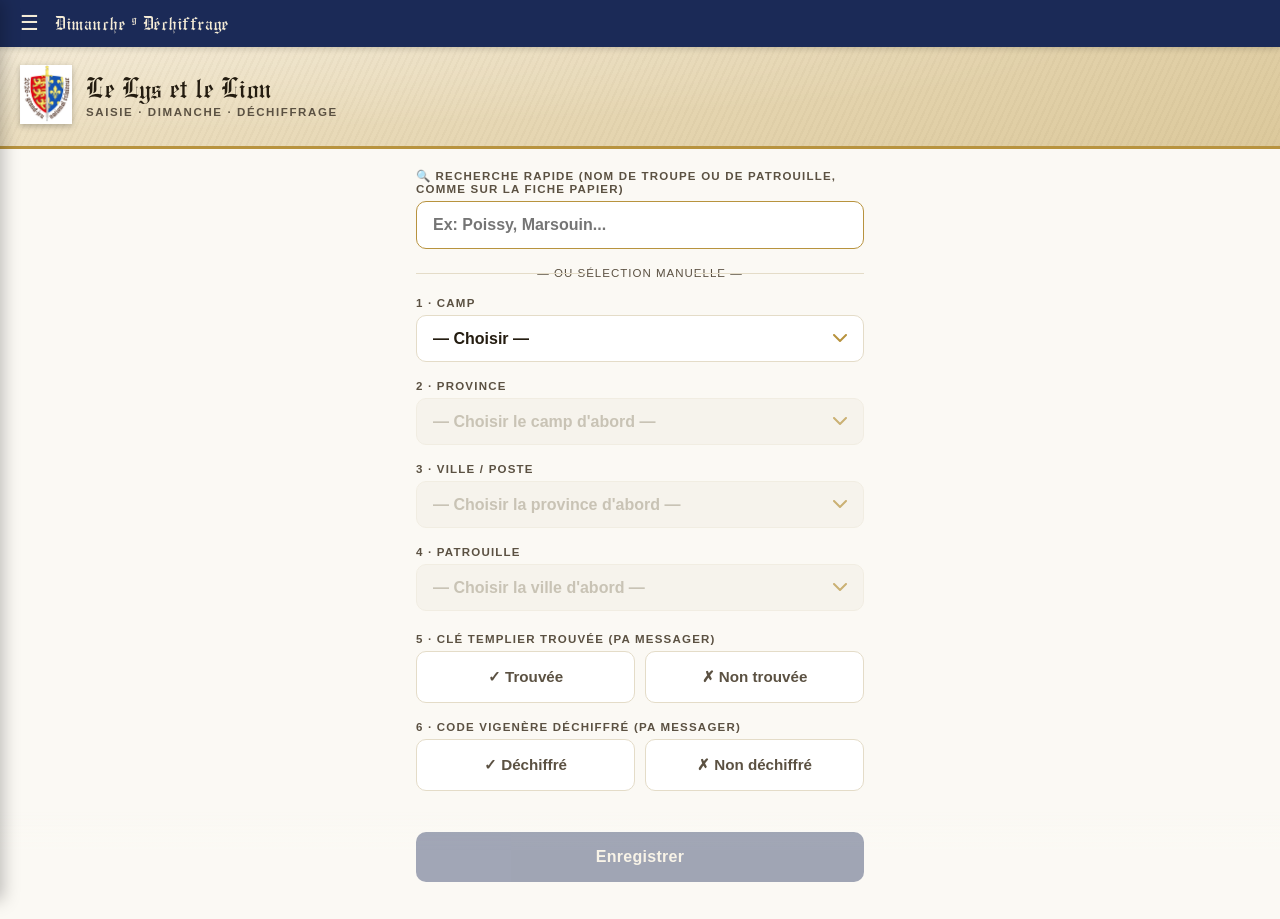
<file: saisie-dimanche-dechiffrage.html>
<!DOCTYPE html>
<html lang="fr">
<head>
<meta charset="UTF-8">
<meta name="viewport" content="width=device-width, initial-scale=1, viewport-fit=cover">
<title>GJN26 — Dimanche · Déchiffrage</title>
<style>
@font-face {
  font-family: 'Engravers Old English';
  src: url([data-uri]) format('woff2');
  font-weight: normal; font-style: normal; font-display: swap;
}
:root{
  --bleu-capetien:#1B2A57; --rouge-plantagenet:#8F1B23;
  --or:#B8933E; --or-clair:#D8BE7E;
  --parchemin:#EFE3C8; --parchemin-dark:#DCC99C;
  --fond:#FBF9F4; --carte:#FFFFFF;
  --encre:#241C10; --encre-douce:#5B5142; --ligne:#E4DCC8;
  --vert-ok:#3F6B45; --rouge-err:#8F2D26;
  --ambre:#8A5A17; --ambre-fond:#FBEFD9;
  --radius:14px;
  --font-titre:'Engravers Old English','Pirata One',serif;
  --font-ui:'Libre Franklin',-apple-system,BlinkMacSystemFont,'Segoe UI',sans-serif;
  --font-code:'IBM Plex Mono',ui-monospace,monospace;
}
*{box-sizing:border-box;}
html,body{margin:0;padding:0;}
body{background:var(--fond); font-family:var(--font-ui); color:var(--encre); min-height:100vh; -webkit-font-smoothing:antialiased;}
.bandeau{
  background:radial-gradient(ellipse at top left, rgba(255,255,255,.25), transparent 60%), linear-gradient(160deg, var(--parchemin) 0%, var(--parchemin-dark) 100%);
  border-bottom:3px solid var(--or); padding:18px 20px 22px; display:flex; align-items:center; gap:14px; position:relative; overflow:hidden;
}
.bandeau::after{ content:""; position:absolute; inset:0; background-image:repeating-linear-gradient(115deg, rgba(90,70,30,.035) 0 2px, transparent 2px 6px); pointer-events:none; }
.bandeau img{ width:52px; height:auto; flex-shrink:0; filter:drop-shadow(0 2px 3px rgba(0,0,0,.25)); position:relative; z-index:1; }
.bandeau .titres{ position:relative; z-index:1; }
.bandeau h1{ font-family:var(--font-titre); font-weight:normal; font-size:1.55rem; margin:0 0 2px; color:var(--encre); letter-spacing:.5px; }
.bandeau p{ margin:0; font-size:.72rem; text-transform:uppercase; letter-spacing:1.6px; color:var(--encre-douce); font-weight:600; }
#gjn26-indicateur-attente{
  display:none; max-width:480px; margin:12px auto 0; padding:9px 14px;
  background:var(--ambre-fond); color:var(--ambre); border:1px solid #E4C888; border-radius:10px;
  font-size:.8rem; font-weight:700; text-align:center;
}
#gjn26-indicateur-attente.visible{ display:block; }
main{ max-width:480px; margin:0 auto; padding:20px 16px 110px; }
.etape{ margin-bottom:18px; }
.etape label{ display:block; font-size:.72rem; text-transform:uppercase; letter-spacing:1.2px; font-weight:700; color:var(--encre-douce); margin-bottom:6px; }
.etape select, .etape input[type=number]{
  width:100%; padding:14px 16px; font-size:1rem; font-family:var(--font-ui); font-weight:600; color:var(--encre);
  background:var(--carte); border:1.5px solid var(--ligne); border-radius:10px;
  appearance:none; -webkit-appearance:none; transition:border-color .15s, box-shadow .15s, background-color .15s;
}
.etape select{
  padding-right:42px;
  background-image:url('data:image/svg+xml;utf8,<svg xmlns="http://www.w3.org/2000/svg" width="14" height="9"><path d="M1 1l6 6 6-6" stroke="%23B8933E" stroke-width="2" fill="none" stroke-linecap="round" stroke-linejoin="round"/></svg>');
  background-repeat:no-repeat; background-position:right 16px center;
}
.etape select:disabled{ background-color:#F4F1E9; color:#B4AD9B; border-color:#EDE8DB; }
.etape select:not(:disabled):focus, .etape input:focus{ outline:none; border-color:var(--or); box-shadow:0 0 0 3px rgba(184,147,62,.18); }
.etape select:not(:disabled):hover, .etape input:hover{ border-color:var(--or-clair); }
.etape .aide{ font-size:.72rem; color:var(--encre-douce); margin-top:5px; }
.sceau-zone{ min-height:0; margin:22px 0; }
.sceau{
  display:none; align-items:center; gap:14px; background:var(--carte);
  border:1.5px solid var(--ligne); border-left:6px solid var(--camp-couleur, var(--or)); border-radius:var(--radius);
  padding:14px 16px; box-shadow:0 2px 10px rgba(36,28,16,.06); animation:apparition .35s ease;
}
.sceau.visible{ display:flex; }
@keyframes apparition{ from{opacity:0; transform:translateY(-6px);} to{opacity:1; transform:translateY(0);} }
.sceau-badge{
  width:46px; height:46px; border-radius:50%; background:var(--camp-couleur, var(--or)); color:#F4EBD6;
  display:flex; align-items:center; justify-content:center; font-family:var(--font-titre); font-size:1.15rem; flex-shrink:0;
  box-shadow:inset 0 0 0 2px rgba(255,255,255,.25), 0 2px 4px rgba(0,0,0,.25);
}
.sceau-detail{ min-width:0; }
.sceau-detail .code{ font-family:var(--font-code); font-size:.95rem; font-weight:700; color:var(--camp-couleur, var(--encre)); letter-spacing:.5px; }
.sceau-detail .nom{ font-size:.92rem; color:var(--encre); margin-top:1px; }
.sceau-detail .origine{ font-size:.76rem; color:var(--encre-douce); margin-top:2px; overflow:hidden; text-overflow:ellipsis; white-space:nowrap; }
.toggle2{ display:flex; gap:10px; }
.toggle2 button{
  flex:1; padding:16px 8px; border-radius:10px; border:1.5px solid var(--ligne); background:var(--carte);
  font-family:var(--font-ui); font-weight:700; font-size:.95rem; color:var(--encre-douce); cursor:pointer; transition:all .15s;
}
.toggle2 button[data-val="1"].actif{ background:var(--vert-ok); border-color:var(--vert-ok); color:#fff; }
.toggle2 button[data-val="0"].actif{ background:var(--rouge-err); border-color:var(--rouge-err); color:#fff; }
.barre-action{ position:fixed; left:0; right:0; bottom:0; background:linear-gradient(0deg, var(--fond) 55%, rgba(251,249,244,0)); padding:22px 16px 18px; display:flex; justify-content:center; }
.btn-enregistrer{
  width:100%; max-width:448px; padding:16px; background:var(--bleu-capetien); color:#F4EBD6; border:none; border-radius:10px;
  font-family:var(--font-ui); font-weight:700; font-size:1rem; letter-spacing:.3px; cursor:pointer; box-shadow:0 3px 10px rgba(27,42,87,.35);
  transition:transform .1s, box-shadow .15s, opacity .15s;
}
.btn-enregistrer:disabled{ opacity:.4; cursor:not-allowed; box-shadow:none; }
.btn-enregistrer:not(:disabled):active{ transform:translateY(1px); }
.confirmation{
  display:none; position:fixed; left:16px; right:16px; bottom:96px; color:#fff; padding:12px 16px; border-radius:10px;
  font-size:.9rem; font-weight:600; text-align:center; box-shadow:0 4px 14px rgba(0,0,0,.2); animation:apparition .3s ease;
}
.confirmation.visible{ display:block; }
.confirmation.ok{ background:var(--vert-ok); }
.confirmation.attente{ background:var(--ambre); }
@media (prefers-reduced-motion: reduce){ .sceau, .confirmation{ animation:none; } }

/* ---------- recherche rapide par nom (troupe / patrouille) ---------- */
.recherche-rapide{ margin-bottom:16px; }
.recherche-rapide label{
  display:block; font-size:.72rem; text-transform:uppercase; letter-spacing:1.2px; font-weight:700;
  color:var(--encre-douce); margin-bottom:6px;
}
.recherche-rapide input{
  width:100%; padding:14px 16px; font-size:1rem; font-family:var(--font-ui); font-weight:600;
  color:var(--encre); background:var(--carte); border:1.5px solid var(--or); border-radius:10px;
}
.recherche-rapide input:focus{ outline:none; box-shadow:0 0 0 3px rgba(184,147,62,.18); }
#resultats-recherche{ margin-top:8px; }
.resultat-recherche{
  background:var(--carte); border:1px solid var(--ligne); border-radius:8px; padding:10px 12px;
  margin-bottom:6px; cursor:pointer; font-size:.86rem;
}
.resultat-recherche:active{ background:var(--parchemin); }
.resultat-recherche b{ font-family:var(--font-code); color:var(--encre); }
.resultat-recherche .detail-loc{ color:var(--encre-douce); font-size:.78rem; }
.aucun-resultat{ color:var(--encre-douce); font-size:.82rem; padding:8px 0; text-align:center; }
.separateur-ou{
  text-align:center; font-size:.72rem; text-transform:uppercase; letter-spacing:1px;
  color:var(--encre-douce); margin:18px 0; position:relative;
}
.separateur-ou::before, .separateur-ou::after{
  content:""; position:absolute; top:50%; width:38%; height:1px; background:var(--ligne);
}
.separateur-ou::before{ left:0; }
.separateur-ou::after{ right:0; }

/* ===== Navigation commune GJN26 ===== */
.gjn26-nav{
  position:sticky; top:0; z-index:100;
  background:var(--bleu-capetien);
  display:flex; align-items:center; gap:10px;
  padding:9px 14px;
  box-shadow:0 2px 6px rgba(0,0,0,.15);
}
.gjn26-nav-burger{
  background:none; border:none; color:#F4EBD6; font-size:1.3rem; line-height:1;
  cursor:pointer; padding:4px 6px; border-radius:6px; flex-shrink:0;
}
.gjn26-nav-burger:active{ background:rgba(255,255,255,.12); }
.gjn26-nav-titre{
  font-family:var(--font-titre); color:#F4EBD6; font-size:1.05rem; letter-spacing:.5px;
  flex:1; white-space:nowrap; overflow:hidden; text-overflow:ellipsis;
}
.gjn26-nav-titre a{ color:inherit; text-decoration:none; }

.gjn26-nav-overlay{
  position:fixed; inset:0; background:rgba(20,14,4,.45); z-index:99;
  opacity:0; pointer-events:none; transition:opacity .2s ease;
}
.gjn26-nav-overlay.ouvert{ opacity:1; pointer-events:auto; }

.gjn26-nav-panel{
  position:fixed; top:0; left:0; bottom:0; width:82%; max-width:320px; z-index:101;
  background:var(--fond); box-shadow:3px 0 16px rgba(0,0,0,.25);
  transform:translateX(-100%); transition:transform .25s ease;
  display:flex; flex-direction:column; overflow-y:auto;
}
.gjn26-nav-panel.ouvert{ transform:translateX(0); }
.gjn26-nav-panel-header{
  background:linear-gradient(160deg, var(--parchemin) 0%, var(--parchemin-dark) 100%);
  border-bottom:3px solid var(--or);
  padding:16px 16px 14px; display:flex; align-items:center; gap:10px;
}
.gjn26-nav-panel-header img{ width:36px; height:auto; flex-shrink:0; }
.gjn26-nav-panel-header .txt{ font-family:var(--font-titre); font-size:1.15rem; color:var(--encre); }
.gjn26-nav-close{
  margin-left:auto; background:none; border:none; font-size:1.3rem; color:var(--encre-douce); cursor:pointer; padding:4px 8px;
}
.gjn26-nav-liste{ padding:10px 0; }
.gjn26-nav-section-titre{
  font-size:.68rem; text-transform:uppercase; letter-spacing:1.4px; font-weight:700;
  color:var(--encre-douce); padding:14px 18px 6px;
}
.gjn26-nav-link{
  display:block; padding:11px 18px; font-family:var(--font-ui); font-size:.92rem; font-weight:600;
  color:var(--encre); text-decoration:none; border-left:4px solid transparent;
}
.gjn26-nav-link:active{ background:rgba(184,147,62,.12); }
.gjn26-nav-link.actif{
  border-left-color:var(--or); background:rgba(184,147,62,.10); color:var(--bleu-capetien); font-weight:800;
}

</style>
</head>
<body>
<div class="gjn26-nav-overlay" id="gjn26-nav-overlay"></div>
<nav class="gjn26-nav-panel" id="gjn26-nav-panel">
<div class="gjn26-nav-panel-header">
<img src="[data-uri]" alt="Écu GJN26">
<span class="txt">Le Lys et le Lion</span>
<button class="gjn26-nav-close" id="gjn26-nav-close" aria-label="Fermer">✕</button>
</div>
<div class="gjn26-nav-liste">
<a class="gjn26-nav-link" href="index.html">🏠 Accueil</a>
<div class="gjn26-nav-section-titre">Saisie terrain</div>
<a class="gjn26-nav-link" href="saisie-ateliers.html">Ateliers permanents</a>
<a class="gjn26-nav-link" href="saisie-dimanche-balises.html">Dimanche · Balises</a>
<a class="gjn26-nav-link actif" href="saisie-dimanche-dechiffrage.html">Dimanche · Déchiffrage</a>
<a class="gjn26-nav-link" href="saisie-observation.html">Lundi · Observation</a>
<a class="gjn26-nav-link" href="saisie-katane-postes.html">Lundi · Katane (postes)</a>
<a class="gjn26-nav-link" href="saisie-katane-armurerie.html">Lundi · Katane (armurerie)</a>
<a class="gjn26-nav-link" href="saisie-combatfinal.html">Lundi · Combat Final</a>
<div class="gjn26-nav-section-titre">Suivi</div>
<a class="gjn26-nav-link" href="classement.html">🏆 Classement</a>
</div></nav>
<div class="gjn26-nav"><button class="gjn26-nav-burger" id="gjn26-nav-burger" aria-label="Menu">☰</button><span class="gjn26-nav-titre">Dimanche · Déchiffrage</span></div>


<div class="bandeau">
  <img src="[data-uri]" alt="Écu GJN26">
  <div class="titres">
    <h1>Le Lys et le Lion</h1>
    <p>Saisie · Dimanche · Déchiffrage</p>
  </div>
</div>

<div id="gjn26-indicateur-attente"></div>

<main>

  <div class="recherche-rapide">
    <label for="recherche-nom">🔍 Recherche rapide (nom de troupe ou de patrouille, comme sur la fiche papier)</label>
    <input type="text" id="recherche-nom" placeholder="Ex: Poissy, Marsouin...">
    <div id="resultats-recherche"></div>
  </div>
  <div class="separateur-ou">— ou sélection manuelle —</div>

  <div class="etape">
    <label for="sel-camp">1 · Camp</label>
    <select id="sel-camp"><option value="">— Choisir —</option></select>
  </div>
  <div class="etape">
    <label for="sel-province">2 · Province</label>
    <select id="sel-province" disabled><option value="">— Choisir le camp d'abord —</option></select>
  </div>
  <div class="etape">
    <label for="sel-ville">3 · Ville / Poste</label>
    <select id="sel-ville" disabled><option value="">— Choisir la province d'abord —</option></select>
  </div>
  <div class="etape">
    <label for="sel-patrouille">4 · Patrouille</label>
    <select id="sel-patrouille" disabled><option value="">— Choisir la ville d'abord —</option></select>
  </div>

  <div class="sceau-zone">
    <div class="sceau" id="sceau">
      <div class="sceau-badge" id="sceau-badge">—</div>
      <div class="sceau-detail">
        <div class="code" id="sceau-code">—</div>
        <div class="nom" id="sceau-nom">—</div>
        <div class="origine" id="sceau-origine">—</div>
      </div>
    </div>
  </div>


  <div class="etape">
    <label>5 · Clé templier trouvée (PA Messager)</label>
    <div class="toggle2">
      <button type="button" data-val="1" id="cle-oui">✓ Trouvée</button>
      <button type="button" data-val="0" id="cle-non">✗ Non trouvée</button>
    </div>
  </div>
  <div class="etape">
    <label>6 · Code Vigenère déchiffré (PA Messager)</label>
    <div class="toggle2">
      <button type="button" data-val="1" id="vigenere-oui">✓ Déchiffré</button>
      <button type="button" data-val="0" id="vigenere-non">✗ Non déchiffré</button>
    </div>
  </div>
</main>

<div class="barre-action">
  <button class="btn-enregistrer" id="btn-submit" disabled>Enregistrer</button>
</div>
<div class="confirmation" id="confirmation"></div>

<script src="assets/form-config.js"></script>
<script src="assets/saisie-commun.js"></script>
<script>

const PATROUILLES = [{"camp": "Capétien", "province": "Beaumont", "ville": "Senlis", "origine": "1re Naut POISSY", "code": "CBS1", "totem": "Marsouin"}, {"camp": "Capétien", "province": "Beaumont", "ville": "Senlis", "origine": "5e BORDEAUX", "code": "CBS2", "totem": "Condor"}, {"camp": "Capétien", "province": "Beaumont", "ville": "Senlis", "origine": "1re TOURS", "code": "CBS3", "totem": "Busar"}, {"camp": "Capétien", "province": "Beaumont", "ville": "Senlis", "origine": "37e Naut PARIS", "code": "CBS4", "totem": "Gerfaut"}, {"camp": "Capétien", "province": "Beaumont", "ville": "Senlis", "origine": "1re MONTPELLIER", "code": "CBS5", "totem": "Loup"}, {"camp": "Capétien", "province": "Beaumont", "ville": "Senlis", "origine": "1re BRIGNAIS", "code": "CBS6", "totem": "Panthere"}, {"camp": "Capétien", "province": "Beaumont", "ville": "Beauvais", "origine": "1re Naut POISSY", "code": "CBB1", "totem": "Narval"}, {"camp": "Capétien", "province": "Beaumont", "ville": "Beauvais", "origine": "5e BORDEAUX", "code": "CBB2", "totem": "Kadiak"}, {"camp": "Capétien", "province": "Beaumont", "ville": "Beauvais", "origine": "1re TOURS", "code": "CBB3", "totem": "Isatis"}, {"camp": "Capétien", "province": "Beaumont", "ville": "Beauvais", "origine": "37e Naut PARIS", "code": "CBB4", "totem": "Jaguar"}, {"camp": "Capétien", "province": "Beaumont", "ville": "Beauvais", "origine": "1re MONTPELLIER", "code": "CBB5", "totem": "Cerf"}, {"camp": "Capétien", "province": "Beaumont", "ville": "Beauvais", "origine": "1re BRIGNAIS", "code": "CBB6", "totem": "Aigle"}, {"camp": "Capétien", "province": "Beaumont", "ville": "Beauvais", "origine": "3e MEUDON", "code": "CBB7", "totem": "Hermine"}, {"camp": "Capétien", "province": "Beaumont", "ville": "Coucy", "origine": "1re MONTPELLIER", "code": "CBC1", "totem": "Sanglier"}, {"camp": "Capétien", "province": "Beaumont", "ville": "Coucy", "origine": "1re BRIGNAIS", "code": "CBC2", "totem": "Jaguar"}, {"camp": "Capétien", "province": "Beaumont", "ville": "Coucy", "origine": "3e MEUDON", "code": "CBC3", "totem": "Aigle"}, {"camp": "Capétien", "province": "Beaumont", "ville": "Coucy", "origine": "1re NIORT", "code": "CBC4", "totem": "Faucon"}, {"camp": "Capétien", "province": "Beaumont", "ville": "Coucy", "origine": "1re SOISSONS", "code": "CBC5", "totem": "Loup"}, {"camp": "Capétien", "province": "Beaumont", "ville": "Coucy", "origine": "1e ASTAFFORT-LECTOUR", "code": "CBC6", "totem": "Jaguar"}, {"camp": "Capétien", "province": "Beaumont", "ville": "Ponthieu", "origine": "3e MEUDON", "code": "CBP1", "totem": "Chamois"}, {"camp": "Capétien", "province": "Beaumont", "ville": "Ponthieu", "origine": "1re NIORT", "code": "CBP2", "totem": "Aigle"}, {"camp": "Capétien", "province": "Beaumont", "ville": "Ponthieu", "origine": "1re SOISSONS", "code": "CBP3", "totem": "Cerf"}, {"camp": "Capétien", "province": "Beaumont", "ville": "Ponthieu", "origine": "1e ASTAFFORT-LECTOUR", "code": "CBP4", "totem": "Alligator"}, {"camp": "Capétien", "province": "Beaumont", "ville": "Ponthieu", "origine": "5e BORDEAUX", "code": "CBP5", "totem": "Bison"}, {"camp": "Capétien", "province": "Beaumont", "ville": "Ponthieu", "origine": "1re TOURS", "code": "CBP6", "totem": "Puma"}, {"camp": "Capétien", "province": "Beaumont", "ville": "Soissons", "origine": "3e MEUDON", "code": "CBS7", "totem": "Gerfaut"}, {"camp": "Capétien", "province": "Beaumont", "ville": "Soissons", "origine": "1re NIORT", "code": "CBS8", "totem": "Lion"}, {"camp": "Capétien", "province": "Beaumont", "ville": "Soissons", "origine": "1re SOISSONS", "code": "CBS9", "totem": "Aigle"}, {"camp": "Capétien", "province": "Beaumont", "ville": "Soissons", "origine": "1e ASTAFFORT-LECTOUR", "code": "CBS10", "totem": "Husky"}, {"camp": "Capétien", "province": "Beaumont", "ville": "Soissons", "origine": "37e Naut PARIS", "code": "CBS11", "totem": "Ocelot"}, {"camp": "Capétien", "province": "Beaumont", "ville": "Soissons", "origine": "5e BORDEAUX", "code": "CBS12", "totem": "Jaguar"}, {"camp": "Capétien", "province": "Beaumont", "ville": "Montmorency", "origine": "1re Naut POISSY", "code": "CBM1", "totem": "Espadon"}, {"camp": "Capétien", "province": "Beaumont", "ville": "Montmorency", "origine": "5e BORDEAUX", "code": "CBM2", "totem": "Caracal"}, {"camp": "Capétien", "province": "Beaumont", "ville": "Montmorency", "origine": "1re TOURS", "code": "CBM3", "totem": "Grizzly"}, {"camp": "Capétien", "province": "Beaumont", "ville": "Montmorency", "origine": "37e Naut PARIS", "code": "CBM4", "totem": "Narval"}, {"camp": "Capétien", "province": "Beaumont", "ville": "Montmorency", "origine": "3e MEUDON", "code": "CBM5", "totem": "Leopard"}, {"camp": "Capétien", "province": "Beaumont", "ville": "Montmorency", "origine": "1re SOISSONS", "code": "CBM6", "totem": "Guepard"}, {"camp": "Capétien", "province": "Beaumont", "ville": "Montmorency", "origine": "1re BRIGNAIS", "code": "CBM7", "totem": "Cerf"}, {"camp": "Capétien", "province": "Bourgogne", "ville": "Nevers", "origine": "3e ANTONY", "code": "CBN1", "totem": "Isard"}, {"camp": "Capétien", "province": "Bourgogne", "ville": "Nevers", "origine": "1re LIMOGES", "code": "CBN2", "totem": "Cerf"}, {"camp": "Capétien", "province": "Bourgogne", "ville": "Nevers", "origine": "1re PONTOISE", "code": "CBN3", "totem": "Chamois"}, {"camp": "Capétien", "province": "Bourgogne", "ville": "Nevers", "origine": "1re AVIGNON-ALPILLES", "code": "CBN4", "totem": "Chevreuil"}, {"camp": "Capétien", "province": "Bourgogne", "ville": "Nevers", "origine": "1re LE MESNIL LE ROI", "code": "CBN5", "totem": "Lemming"}, {"camp": "Capétien", "province": "Bourgogne", "ville": "Nevers", "origine": "1re MONNAIE", "code": "CBN6", "totem": "Mustang"}, {"camp": "Capétien", "province": "Bourgogne", "ville": "Auxerre", "origine": "13e PARIS", "code": "CBA1", "totem": "Caiman"}, {"camp": "Capétien", "province": "Bourgogne", "ville": "Auxerre", "origine": "3e ANTONY", "code": "CBA2", "totem": "Lynx"}, {"camp": "Capétien", "province": "Bourgogne", "ville": "Auxerre", "origine": "1re LIMOGES", "code": "CBA3", "totem": "Baribal"}, {"camp": "Capétien", "province": "Bourgogne", "ville": "Auxerre", "origine": "1re PONTOISE", "code": "CBA4", "totem": "Aigle"}, {"camp": "Capétien", "province": "Bourgogne", "ville": "Auxerre", "origine": "1re AVIGNON-ALPILLES", "code": "CBA5", "totem": "Elan"}, {"camp": "Capétien", "province": "Bourgogne", "ville": "Auxerre", "origine": "1re LE MESNIL LE ROI", "code": "CBA6", "totem": "Loup"}, {"camp": "Capétien", "province": "Bourgogne", "ville": "Tonnerre", "origine": "13e PARIS", "code": "CBT1", "totem": "Puma"}, {"camp": "Capétien", "province": "Bourgogne", "ville": "Tonnerre", "origine": "3e ANTONY", "code": "CBT2", "totem": "Faucon"}, {"camp": "Capétien", "province": "Bourgogne", "ville": "Tonnerre", "origine": "1re LIMOGES", "code": "CBT3", "totem": "Aigle"}, {"camp": "Capétien", "province": "Bourgogne", "ville": "Tonnerre", "origine": "1re PONTOISE", "code": "CBT4", "totem": "Kangourou"}, {"camp": "Capétien", "province": "Bourgogne", "ville": "Tonnerre", "origine": "1re AVIGNON-ALPILLES", "code": "CBT5", "totem": "Gerfaut"}, {"camp": "Capétien", "province": "Bourgogne", "ville": "Tonnerre", "origine": "1re LE MESNIL LE ROI", "code": "CBT6", "totem": "Castor"}, {"camp": "Capétien", "province": "Bourgogne", "ville": "Sancerre", "origine": "1re MONNAIE", "code": "CBSE1", "totem": "Cerf"}, {"camp": "Capétien", "province": "Bourgogne", "ville": "Sancerre", "origine": "5e Naut MONTAUBAN", "code": "CBSE2", "totem": "Aigle"}, {"camp": "Capétien", "province": "Bourgogne", "ville": "Sancerre", "origine": "5e TOULOUSE", "code": "CBSE3", "totem": "Castor"}, {"camp": "Capétien", "province": "Bourgogne", "ville": "Sancerre", "origine": "1re ND DES MARAIS", "code": "CBSE4", "totem": "Cerf"}, {"camp": "Capétien", "province": "Bourgogne", "ville": "Sancerre", "origine": "13e PARIS", "code": "CBSE5", "totem": "Guepard"}, {"camp": "Capétien", "province": "Bourgogne", "ville": "Sancerre", "origine": "1re AVIGNON-ALPILLES", "code": "CBSE6", "totem": "Ocelot"}, {"camp": "Capétien", "province": "Bourgogne", "ville": "Clermont", "origine": "1re MONNAIE", "code": "CBC1", "totem": "Cougar"}, {"camp": "Capétien", "province": "Bourgogne", "ville": "Clermont", "origine": "5e Naut MONTAUBAN", "code": "CBC2", "totem": "Loutre"}, {"camp": "Capétien", "province": "Bourgogne", "ville": "Clermont", "origine": "5e TOULOUSE", "code": "CBC3", "totem": "Crocodile"}, {"camp": "Capétien", "province": "Bourgogne", "ville": "Clermont", "origine": "1re ND DES MARAIS", "code": "CBC4", "totem": "Faucon"}, {"camp": "Capétien", "province": "Bourgogne", "ville": "Clermont", "origine": "1re AVIGNON-ALPILLES", "code": "CBC5", "totem": "Taureau"}, {"camp": "Capétien", "province": "Bourgogne", "ville": "Clermont", "origine": "13e PARIS", "code": "CBC6", "totem": "Rhinoceros"}, {"camp": "Capétien", "province": "Bourgogne", "ville": "Bar", "origine": "1re LIMOGES", "code": "CBB1", "totem": "Puma"}, {"camp": "Capétien", "province": "Bourgogne", "ville": "Bar", "origine": "1re PONTOISE", "code": "CBB2", "totem": "Tigre"}, {"camp": "Capétien", "province": "Bourgogne", "ville": "Bar", "origine": "1re AVIGNON-ALPILLES", "code": "CBB3", "totem": "Isard"}, {"camp": "Capétien", "province": "Bourgogne", "ville": "Bar", "origine": "1re LE MESNIL LE ROI", "code": "CBB4", "totem": "Faucon"}, {"camp": "Capétien", "province": "Bourgogne", "ville": "Bar", "origine": "5e TOULOUSE", "code": "CBB5", "totem": "Elan"}, {"camp": "Capétien", "province": "Bourgogne", "ville": "Bar", "origine": "1re MONNAIE", "code": "CBB6", "totem": "Renard"}, {"camp": "Capétien", "province": "Dreux", "ville": "Guerin", "origine": "1re AUTERIVE", "code": "CDG1", "totem": "Aigle"}, {"camp": "Capétien", "province": "Dreux", "ville": "Guerin", "origine": "1re HUREPOIX-VAL YVETTE", "code": "CDG2", "totem": "Antilope"}, {"camp": "Capétien", "province": "Dreux", "ville": "Guerin", "origine": "1re SAINTES", "code": "CDG3", "totem": "Lynx"}, {"camp": "Capétien", "province": "Dreux", "ville": "Guerin", "origine": "1re BEAUVAIS", "code": "CDG4", "totem": "Tigre"}, {"camp": "Capétien", "province": "Dreux", "ville": "Guerin", "origine": "1re AIX EN PROVENCE", "code": "CDG5", "totem": "Aigle"}, {"camp": "Capétien", "province": "Dreux", "ville": "Guerin", "origine": "1re VALENCE", "code": "CDG6", "totem": "Puma"}, {"camp": "Capétien", "province": "Dreux", "ville": "Guerin", "origine": "1re BOUGIVAL", "code": "CDG7", "totem": "Narval"}, {"camp": "Capétien", "province": "Dreux", "ville": "Amiens", "origine": "1re AUTERIVE", "code": "CDA1", "totem": "Cerf"}, {"camp": "Capétien", "province": "Dreux", "ville": "Amiens", "origine": "1re HUREPOIX-VAL YVETTE", "code": "CDA2", "totem": "Faucon"}, {"camp": "Capétien", "province": "Dreux", "ville": "Amiens", "origine": "1re SAINTES", "code": "CDA3", "totem": "Puma"}, {"camp": "Capétien", "province": "Dreux", "ville": "Amiens", "origine": "1re BEAUVAIS", "code": "CDA4", "totem": "Epervier"}, {"camp": "Capétien", "province": "Dreux", "ville": "Amiens", "origine": "1re AIX EN PROVENCE", "code": "CDA5", "totem": "Busard"}, {"camp": "Capétien", "province": "Dreux", "ville": "Amiens", "origine": "1re VALENCE", "code": "CDA6", "totem": "Castor"}, {"camp": "Capétien", "province": "Dreux", "ville": "Pontchâteau", "origine": "1re AUTERIVE", "code": "CDP1", "totem": "Sanglier"}, {"camp": "Capétien", "province": "Dreux", "ville": "Pontchâteau", "origine": "1re HUREPOIX-VAL YVETTE", "code": "CDP2", "totem": "Lynx"}, {"camp": "Capétien", "province": "Dreux", "ville": "Pontchâteau", "origine": "1re SAINTES", "code": "CDP3", "totem": "Bison"}, {"camp": "Capétien", "province": "Dreux", "ville": "Pontchâteau", "origine": "1re BEAUVAIS", "code": "CDP4", "totem": "Epaulard"}, {"camp": "Capétien", "province": "Dreux", "ville": "Pontchâteau", "origine": "1re AIX EN PROVENCE", "code": "CDP5", "totem": "Chamois"}, {"camp": "Capétien", "province": "Dreux", "ville": "Pontchâteau", "origine": "1re VALENCE", "code": "CDP6", "totem": "Renard"}, {"camp": "Capétien", "province": "Dreux", "ville": "Breteuil", "origine": "1re BOUGIVAL", "code": "CDB1", "totem": "Albatros"}, {"camp": "Capétien", "province": "Dreux", "ville": "Breteuil", "origine": "13e NANTES", "code": "CDB2", "totem": "Hermine"}, {"camp": "Capétien", "province": "Dreux", "ville": "Breteuil", "origine": "3e GRAND BORDEAUX", "code": "CDB3", "totem": "Auroch"}, {"camp": "Capétien", "province": "Dreux", "ville": "Breteuil", "origine": "1re AUXERRE", "code": "CDB4", "totem": "Lynx"}, {"camp": "Capétien", "province": "Dreux", "ville": "Breteuil", "origine": "1re HUREPOIX-VAL YVETTE", "code": "CDB5", "totem": "Ours"}, {"camp": "Capétien", "province": "Dreux", "ville": "Breteuil", "origine": "1re AIX EN PROVENCE", "code": "CDB6", "totem": "Mustang"}, {"camp": "Capétien", "province": "Dreux", "ville": "Mauclerc", "origine": "1re BOUGIVAL", "code": "CDM1", "totem": "Dauphin"}, {"camp": "Capétien", "province": "Dreux", "ville": "Mauclerc", "origine": "13e NANTES", "code": "CDM2", "totem": "Albatros"}, {"camp": "Capétien", "province": "Dreux", "ville": "Mauclerc", "origine": "3e GRAND BORDEAUX", "code": "CDM3", "totem": "Bison"}, {"camp": "Capétien", "province": "Dreux", "ville": "Mauclerc", "origine": "1re AUXERRE", "code": "CDM4", "totem": "Leopard"}, {"camp": "Capétien", "province": "Dreux", "ville": "Mauclerc", "origine": "1re TARBES", "code": "CDM5", "totem": "Mouflon"}, {"camp": "Capétien", "province": "Dreux", "ville": "Mauclerc", "origine": "1re VALENCE", "code": "CDM6", "totem": "Faucon"}, {"camp": "Capétien", "province": "Dreux", "ville": "Bourbourg", "origine": "1re BOUGIVAL", "code": "CDB8", "totem": "Fregate"}, {"camp": "Capétien", "province": "Dreux", "ville": "Bourbourg", "origine": "13e NANTES", "code": "CDB9", "totem": "Jaguar"}, {"camp": "Capétien", "province": "Dreux", "ville": "Bourbourg", "origine": "3e GRAND BORDEAUX", "code": "CDB10", "totem": "Faucon"}, {"camp": "Capétien", "province": "Dreux", "ville": "Bourbourg", "origine": "1re SAINTES", "code": "CDB11", "totem": "Cerf"}, {"camp": "Capétien", "province": "Dreux", "ville": "Bourbourg", "origine": "1re AIX EN PROVENCE", "code": "CDB12", "totem": "Coq"}, {"camp": "Capétien", "province": "Dreux", "ville": "Bourbourg", "origine": "1re VALENCE", "code": "CDB13", "totem": "Sanglier"}, {"camp": "Plantagenêt", "province": "Aquitaine", "ville": "Gascogne", "origine": "Réseau de l'araignée (Montargis)", "code": "PAG1", "totem": "faucon"}, {"camp": "Plantagenêt", "province": "Aquitaine", "ville": "Gascogne", "origine": "Réseau de l'araignée (Thonon-les-Bains)", "code": "PAG2", "totem": "gypaete"}, {"camp": "Plantagenêt", "province": "Aquitaine", "ville": "Gascogne", "origine": "Réseau de l'araignée (Roanne)", "code": "PAG3", "totem": "castor"}, {"camp": "Plantagenêt", "province": "Aquitaine", "ville": "Gascogne", "origine": "Réseau de l'araignée (Epernay)", "code": "PAG4", "totem": "lion"}, {"camp": "Plantagenêt", "province": "Aquitaine", "ville": "Gascogne", "origine": "Réseau de l'araignée (Oslo)", "code": "PAG5", "totem": "lynx"}, {"camp": "Plantagenêt", "province": "Aquitaine", "ville": "Gascogne", "origine": "Réseau de l'araignée (Dubai)", "code": "PAG6", "totem": "Faucon"}, {"camp": "Plantagenêt", "province": "Aquitaine", "ville": "Bordellais", "origine": "Réseau de l'araignée (Colmar)", "code": "PAB1", "totem": "chamois"}, {"camp": "Plantagenêt", "province": "Aquitaine", "ville": "Bordellais", "origine": "Réseau de l'araignée (Haguenau)", "code": "PAB2", "totem": "taureau"}, {"camp": "Plantagenêt", "province": "Aquitaine", "ville": "Bordellais", "origine": "Réseau de l'araignée (Chamonix)", "code": "PAB3", "totem": "gypaete"}, {"camp": "Plantagenêt", "province": "Aquitaine", "ville": "Bordellais", "origine": "Réseau de l'araignée (Navarrenx)", "code": "PAB4", "totem": "lynx"}, {"camp": "Plantagenêt", "province": "Aquitaine", "ville": "Bordellais", "origine": "Réseau de l'araignée (Dubai)", "code": "PAB5", "totem": "leopard"}, {"camp": "Plantagenêt", "province": "Aquitaine", "ville": "Bordellais", "origine": "Réseau de l'araignée (Hyeres)", "code": "PAB6", "totem": "faucon"}, {"camp": "Plantagenêt", "province": "Aquitaine", "ville": "Limoges", "origine": "Réseau de l'araignée (Autun)", "code": "PAL1", "totem": "Casoar"}, {"camp": "Plantagenêt", "province": "Aquitaine", "ville": "Limoges", "origine": "Réseau de l'araignée (Montbrison)", "code": "PAL2", "totem": "Lynx"}, {"camp": "Plantagenêt", "province": "Aquitaine", "ville": "Limoges", "origine": "Réseau de l'araignée (St Maximin la Ste Baume)", "code": "PAL3", "totem": "loup"}, {"camp": "Plantagenêt", "province": "Aquitaine", "ville": "Limoges", "origine": "Réseau de l'araignée (St Maximin la Ste Baume)", "code": "PAL4", "totem": "renard"}, {"camp": "Plantagenêt", "province": "Aquitaine", "ville": "Limoges", "origine": "Réseau de l'araignée (Angleterre)", "code": "PAL5", "totem": "aigle"}, {"camp": "Plantagenêt", "province": "Aquitaine", "ville": "Poitou", "origine": "Réseau de l'araignée (Haguenau)", "code": "PAP1", "totem": "naja"}, {"camp": "Plantagenêt", "province": "Aquitaine", "ville": "Poitou", "origine": "Réseau de l'araignée (Montluçon)", "code": "PAP2", "totem": "auroch"}, {"camp": "Plantagenêt", "province": "Aquitaine", "ville": "Poitou", "origine": "Réseau de l'araignée (Charleville-Mézières)", "code": "PAP3", "totem": "castor"}, {"camp": "Plantagenêt", "province": "Aquitaine", "ville": "Poitou", "origine": "Réseau de l'araignée (Autun)", "code": "PAP4", "totem": "aigle"}, {"camp": "Plantagenêt", "province": "Aquitaine", "ville": "Poitou", "origine": "Réseau de l'araignée (La Roche-sur-Foron)", "code": "PAP5", "totem": "puma"}, {"camp": "Plantagenêt", "province": "Aquitaine", "ville": "Bearn", "origine": "Réseau de l'araignée (Amboise)", "code": "PAB7", "totem": "cerf"}, {"camp": "Plantagenêt", "province": "Aquitaine", "ville": "Bearn", "origine": "Réseau de l'araignée (Pau)", "code": "PAB8", "totem": "ours"}, {"camp": "Plantagenêt", "province": "Aquitaine", "ville": "Bearn", "origine": "Réseau de l'araignée (Château-du-Loir)", "code": "PAB9", "totem": "ecureil"}, {"camp": "Plantagenêt", "province": "Aquitaine", "ville": "Bearn", "origine": "Réseau de l'araignée (Pau)", "code": "PAB10", "totem": "chocard"}, {"camp": "Plantagenêt", "province": "Aquitaine", "ville": "Bearn", "origine": "Réseau de l'araignée (Oslo)", "code": "PAB11", "totem": "orque"}, {"camp": "Plantagenêt", "province": "Aquitaine", "ville": "Bearn", "origine": "Réseau de l'araignée (Sarrebourg)", "code": "PAB12", "totem": "lion"}, {"camp": "Plantagenêt", "province": "Aquitaine", "ville": "Aragon", "origine": "3e NICE", "code": "PAA1", "totem": "Sanglier"}, {"camp": "Plantagenêt", "province": "Aquitaine", "ville": "Aragon", "origine": "1er Notre Dame de Milin", "code": "PAA2", "totem": "Orignal"}, {"camp": "Plantagenêt", "province": "Aquitaine", "ville": "Aragon", "origine": "1er Coeur de Saint Denys", "code": "PAA3", "totem": "Azandica"}, {"camp": "Plantagenêt", "province": "Aquitaine", "ville": "Aragon", "origine": "1er Nautique Montelimar", "code": "PAA4", "totem": "Panthère"}, {"camp": "Plantagenêt", "province": "Aquitaine", "ville": "Aragon", "origine": "1er Houston FNE", "code": "PAA5", "totem": "Bisons"}, {"camp": "Plantagenêt", "province": "Aquitaine", "ville": "Aragon", "origine": "9e Paris", "code": "PAA6", "totem": "Loup"}, {"camp": "Plantagenêt", "province": "Aquitaine", "ville": "Dammartin", "origine": "1re Marine Landerneau", "code": "PAD1", "totem": "Goeland"}, {"camp": "Plantagenêt", "province": "Aquitaine", "ville": "Dammartin", "origine": "1re Montagne Nimes-Cevennes", "code": "PAD2", "totem": "Loup"}, {"camp": "Plantagenêt", "province": "Aquitaine", "ville": "Dammartin", "origine": "3e NICE", "code": "PAD3", "totem": "Isard"}, {"camp": "Plantagenêt", "province": "Aquitaine", "ville": "Dammartin", "origine": "1er Notre Dame de Milin", "code": "PAD4", "totem": "Busard"}, {"camp": "Plantagenêt", "province": "Aquitaine", "ville": "Dammartin", "origine": "3e NICE", "code": "PAD5", "totem": "Lynx"}, {"camp": "Plantagenêt", "province": "Aquitaine", "ville": "Dammartin", "origine": "9e Paris", "code": "PAD6", "totem": "Panthere"}, {"camp": "Plantagenêt", "province": "Aquitaine", "ville": "Issoudun", "origine": "1re Marine Landerneau", "code": "PAI1", "totem": "Requin"}, {"camp": "Plantagenêt", "province": "Aquitaine", "ville": "Issoudun", "origine": "1re Montagne Nimes-Cevennes", "code": "PAI2", "totem": "Ours"}, {"camp": "Plantagenêt", "province": "Aquitaine", "ville": "Issoudun", "origine": "1er Nautique Montelimar", "code": "PAI3", "totem": "Cerf"}, {"camp": "Plantagenêt", "province": "Aquitaine", "ville": "Issoudun", "origine": "1er Houston FNE", "code": "PAI4", "totem": "Cobras"}, {"camp": "Plantagenêt", "province": "Aquitaine", "ville": "Issoudun", "origine": "3e NICE", "code": "PAI5", "totem": "Aigle"}, {"camp": "Plantagenêt", "province": "Flandre", "ville": "Louvain", "origine": "1re SARTROUVILLE", "code": "PFL1", "totem": "Porc Epic"}, {"camp": "Plantagenêt", "province": "Flandre", "ville": "Louvain", "origine": "1re TAVERNY BEAUCHAMP", "code": "PFL2", "totem": "Faucon"}, {"camp": "Plantagenêt", "province": "Flandre", "ville": "Louvain", "origine": "1re POITIERS", "code": "PFL3", "totem": "Chevreuil"}, {"camp": "Plantagenêt", "province": "Flandre", "ville": "Louvain", "origine": "1re NAUTIQUE CIVRAISIEN", "code": "PFL4", "totem": "Belier"}, {"camp": "Plantagenêt", "province": "Flandre", "ville": "Louvain", "origine": "1re STE FOY LES LYON", "code": "PFL5", "totem": "Aigle"}, {"camp": "Plantagenêt", "province": "Flandre", "ville": "Louvain", "origine": "1re BOURG EN BRESSE", "code": "PFL6", "totem": "Faucon"}, {"camp": "Plantagenêt", "province": "Flandre", "ville": "Louvain", "origine": "9e MONTAGNE TOULOUSE", "code": "PFL7", "totem": "Albator"}, {"camp": "Plantagenêt", "province": "Flandre", "ville": "Limbourg", "origine": "1re SARTROUVILLE", "code": "PFB1", "totem": "Renard"}, {"camp": "Plantagenêt", "province": "Flandre", "ville": "Limbourg", "origine": "1re TAVERNY BEAUCHAMP", "code": "PFB2", "totem": "Caribou"}, {"camp": "Plantagenêt", "province": "Flandre", "ville": "Limbourg", "origine": "1re POITIERS", "code": "PFB3", "totem": "Gerfaut"}, {"camp": "Plantagenêt", "province": "Flandre", "ville": "Limbourg", "origine": "1re NAUTIQUE CIVRAISIEN", "code": "PFB4", "totem": "Castor"}, {"camp": "Plantagenêt", "province": "Flandre", "ville": "Limbourg", "origine": "1re STE FOY LES LYON", "code": "PFB5", "totem": "Bison"}, {"camp": "Plantagenêt", "province": "Flandre", "ville": "Limbourg", "origine": "1re BAYONNE", "code": "PFB6", "totem": "Aigle"}, {"camp": "Plantagenêt", "province": "Flandre", "ville": "Limbourg", "origine": "1re CARCASSONNE/BEZIER", "code": "PFB7", "totem": "Tigre"}, {"camp": "Plantagenêt", "province": "Flandre", "ville": "Dortmund", "origine": "1re SARTROUVILLE", "code": "PFD1", "totem": "Faucon"}, {"camp": "Plantagenêt", "province": "Flandre", "ville": "Dortmund", "origine": "1re TAVERNY BEAUCHAMP", "code": "PFD2", "totem": "Wallaby"}, {"camp": "Plantagenêt", "province": "Flandre", "ville": "Dortmund", "origine": "1re POITIERS", "code": "PFD3", "totem": "Aigle"}, {"camp": "Plantagenêt", "province": "Flandre", "ville": "Dortmund", "origine": "1re STE FOY LES LYON", "code": "PFD4", "totem": "Castor"}, {"camp": "Plantagenêt", "province": "Flandre", "ville": "Dortmund", "origine": "1re BOURG EN BRESSE", "code": "PFD5", "totem": "Loup"}, {"camp": "Plantagenêt", "province": "Flandre", "ville": "Dortmund", "origine": "9e MONTAGNE TOULOUSE", "code": "PFD6", "totem": "Loup"}, {"camp": "Plantagenêt", "province": "Flandre", "ville": "Audenarde", "origine": "1re SARTROUVILLE", "code": "PFA1", "totem": "Lynx"}, {"camp": "Plantagenêt", "province": "Flandre", "ville": "Audenarde", "origine": "1re POITIERS", "code": "PFA2", "totem": "Faucon"}, {"camp": "Plantagenêt", "province": "Flandre", "ville": "Audenarde", "origine": "1re STE FOY LES LYON", "code": "PFA3", "totem": "Lion"}, {"camp": "Plantagenêt", "province": "Flandre", "ville": "Audenarde", "origine": "9e MONTAGNE TOULOUSE", "code": "PFA4", "totem": "Milan"}, {"camp": "Plantagenêt", "province": "Flandre", "ville": "Audenarde", "origine": "1re BAYONNE", "code": "PFA5", "totem": "Loup"}, {"camp": "Plantagenêt", "province": "Flandre", "ville": "Audenarde", "origine": "1re CARCASSONNE/BEZIER", "code": "PFA6", "totem": "Pat 3"}, {"camp": "Plantagenêt", "province": "Flandre", "ville": "Gand", "origine": "1re BOURG EN BRESSE", "code": "PFG1", "totem": "Renard"}, {"camp": "Plantagenêt", "province": "Flandre", "ville": "Gand", "origine": "9e MONTAGNE TOULOUSE", "code": "PFG2", "totem": "Chamois"}, {"camp": "Plantagenêt", "province": "Flandre", "ville": "Gand", "origine": "1re SARTROUVILLE", "code": "PFG3", "totem": "Tigre"}, {"camp": "Plantagenêt", "province": "Flandre", "ville": "Gand", "origine": "9e MONTAGNE TOULOUSE", "code": "PFG4", "totem": "Tigre"}, {"camp": "Plantagenêt", "province": "Flandre", "ville": "Gand", "origine": "1re CARCASSONNE/BEZIER", "code": "PFG5", "totem": "Chevreuil"}, {"camp": "Plantagenêt", "province": "Flandre", "ville": "Gand", "origine": "1re BAYONNE", "code": "PFG6", "totem": "Isard"}, {"camp": "Plantagenêt", "province": "Lorraine", "ville": "Commercy", "origine": "1re MULHOUSE", "code": "PLC1", "totem": "Lynx"}, {"camp": "Plantagenêt", "province": "Lorraine", "ville": "Commercy", "origine": "1re BERGERAC", "code": "PLC2", "totem": "Panthère"}, {"camp": "Plantagenêt", "province": "Lorraine", "ville": "Commercy", "origine": "1re MONTAGNE BELFORT MONTBELIARD", "code": "PLC3", "totem": "Aigle"}, {"camp": "Plantagenêt", "province": "Lorraine", "ville": "Commercy", "origine": "1re ALBI", "code": "PLC4", "totem": "Panthère"}, {"camp": "Plantagenêt", "province": "Lorraine", "ville": "Commercy", "origine": "1re TROYES", "code": "PLC5", "totem": "Faucon"}, {"camp": "Plantagenêt", "province": "Lorraine", "ville": "Commercy", "origine": "1re CHÂTEAUROUX", "code": "PLC6", "totem": "Chevreuil"}, {"camp": "Plantagenêt", "province": "Lorraine", "ville": "Cayeux", "origine": "1re MULHOUSE", "code": "PLX1", "totem": "Faucon"}, {"camp": "Plantagenêt", "province": "Lorraine", "ville": "Cayeux", "origine": "1re BERGERAC", "code": "PLX2", "totem": "Lion"}, {"camp": "Plantagenêt", "province": "Lorraine", "ville": "Cayeux", "origine": "1re MONTAGNE BELFORT MONTBELIARD", "code": "PLX3", "totem": "Sanglier"}, {"camp": "Plantagenêt", "province": "Lorraine", "ville": "Cayeux", "origine": "1re SAUMUR", "code": "PLX4", "totem": "Puma"}, {"camp": "Plantagenêt", "province": "Lorraine", "ville": "Cayeux", "origine": "1re TROYES", "code": "PLX5", "totem": "Lynx"}, {"camp": "Plantagenêt", "province": "Lorraine", "ville": "Cayeux", "origine": "1re CHÂTEAUROUX", "code": "PLX6", "totem": "Requin"}, {"camp": "Plantagenêt", "province": "Lorraine", "ville": "Chièvres", "origine": "1re MULHOUSE", "code": "PLC1", "totem": "Ours"}, {"camp": "Plantagenêt", "province": "Lorraine", "ville": "Chièvres", "origine": "1re BERGERAC", "code": "PLC2", "totem": "Lynx"}, {"camp": "Plantagenêt", "province": "Lorraine", "ville": "Chièvres", "origine": "1re MONTAGNE BELFORT MONTBELIARD", "code": "PLC3", "totem": "Mustang"}, {"camp": "Plantagenêt", "province": "Lorraine", "ville": "Chièvres", "origine": "1re LAGNY-MEAUX", "code": "PLC4", "totem": "Lion"}, {"camp": "Plantagenêt", "province": "Lorraine", "ville": "Chièvres", "origine": "1re TROYES", "code": "PLC5", "totem": "Cerf"}, {"camp": "Plantagenêt", "province": "Lorraine", "ville": "Chièvres", "origine": "1re SAUMUR", "code": "PLC6", "totem": "Loup"}, {"camp": "Plantagenêt", "province": "Lorraine", "ville": "Béthune", "origine": "1re ALBI", "code": "PLB1", "totem": "Aigle"}, {"camp": "Plantagenêt", "province": "Lorraine", "ville": "Béthune", "origine": "1re RODEZ", "code": "PLB2", "totem": "Puma"}, {"camp": "Plantagenêt", "province": "Lorraine", "ville": "Béthune", "origine": "1re LAGNY-MEAUX", "code": "PLB3", "totem": "Puma"}, {"camp": "Plantagenêt", "province": "Lorraine", "ville": "Béthune", "origine": "1re LAGNY-MEAUX", "code": "PLB4", "totem": "Caracal"}, {"camp": "Plantagenêt", "province": "Lorraine", "ville": "Béthune", "origine": "1re SAUMUR", "code": "PLB5", "totem": "Epervier"}, {"camp": "Plantagenêt", "province": "Lorraine", "ville": "Béthune", "origine": "1re MULHOUSE", "code": "PLB6", "totem": "Condor"}, {"camp": "Plantagenêt", "province": "Lorraine", "ville": "Arras", "origine": "1re ALBI", "code": "PLA1", "totem": "Lynx"}, {"camp": "Plantagenêt", "province": "Lorraine", "ville": "Arras", "origine": "1re RODEZ", "code": "PLA2", "totem": "Lynx"}, {"camp": "Plantagenêt", "province": "Lorraine", "ville": "Arras", "origine": "1re LAGNY-MEAUX", "code": "PLA3", "totem": "Guépard"}, {"camp": "Plantagenêt", "province": "Lorraine", "ville": "Arras", "origine": "5e Tassin", "code": "PLA4", "totem": "Orignal"}, {"camp": "Plantagenêt", "province": "Lorraine", "ville": "Arras", "origine": "1re SAUMUR", "code": "PLA5", "totem": "Isard"}, {"camp": "Plantagenêt", "province": "Lorraine", "ville": "Arras", "origine": "1re CHÂTEAUROUX", "code": "PLA6", "totem": "Alligator"}];
const COULEUR_CAMP = { "Capétien": "var(--bleu-capetien)", "Plantagenêt": "var(--rouge-plantagenet)" };

const selCamp = document.getElementById('sel-camp');
const selProvince = document.getElementById('sel-province');
const selVille = document.getElementById('sel-ville');
const selPatrouille = document.getElementById('sel-patrouille');
const sceau = document.getElementById('sceau');
const sceauBadge = document.getElementById('sceau-badge');
const sceauCode = document.getElementById('sceau-code');
const sceauNom = document.getElementById('sceau-nom');
const sceauOrigine = document.getElementById('sceau-origine');

let cleSelectionnee = null;

function uniques(arr){ return [...new Set(arr)].sort((a,b)=>a.localeCompare(b,'fr')); }
function remplir(select, valeurs, placeholder){
  select.innerHTML = '<option value="">'+placeholder+'</option>' + valeurs.map(v => `<option value="${v}">${v}</option>`).join('');
}
remplir(selCamp, uniques(PATROUILLES.map(p=>p.camp)), '— Choisir —');

selCamp.addEventListener('change', () => {
  const camp = selCamp.value; resetSceau();
  if(!camp){
    selProvince.disabled = true; remplir(selProvince, [], '— Choisir le camp d\'abord —');
    selVille.disabled = true; remplir(selVille, [], '— Choisir la province d\'abord —');
    selPatrouille.disabled = true; remplir(selPatrouille, [], '— Choisir la ville d\'abord —');
    majBouton(); return;
  }
  const provinces = uniques(PATROUILLES.filter(p=>p.camp===camp).map(p=>p.province));
  remplir(selProvince, provinces, '— Choisir —'); selProvince.disabled = false;
  selVille.disabled = true; remplir(selVille, [], '— Choisir la province d\'abord —');
  selPatrouille.disabled = true; remplir(selPatrouille, [], '— Choisir la ville d\'abord —');
  majBouton();
});
selProvince.addEventListener('change', () => {
  const camp = selCamp.value, province = selProvince.value; resetSceau();
  if(!province){
    selVille.disabled = true; remplir(selVille, [], '— Choisir la province d\'abord —');
    selPatrouille.disabled = true; remplir(selPatrouille, [], '— Choisir la ville d\'abord —');
    majBouton(); return;
  }
  const villes = uniques(PATROUILLES.filter(p=>p.camp===camp && p.province===province).map(p=>p.ville));
  remplir(selVille, villes, '— Choisir —'); selVille.disabled = false;
  selPatrouille.disabled = true; remplir(selPatrouille, [], '— Choisir la ville d\'abord —');
  majBouton();
});
selVille.addEventListener('change', () => {
  const camp = selCamp.value, province = selProvince.value, ville = selVille.value; resetSceau();
  if(!ville){ selPatrouille.disabled = true; remplir(selPatrouille, [], '— Choisir la ville d\'abord —'); majBouton(); return; }
  const pats = PATROUILLES.filter(p=>p.camp===camp && p.province===province && p.ville===ville);
  selPatrouille.innerHTML = '<option value="">— Choisir —</option>' + pats.map((p,i) => `<option value="${i}">${p.code} — ${p.totem} (${p.origine})</option>`).join('');
  selPatrouille.dataset.pats = JSON.stringify(pats);
  selPatrouille.disabled = false; majBouton();
});
selPatrouille.addEventListener('change', () => {
  const idx = selPatrouille.value;
  if(idx === ''){ resetSceau(); cleSelectionnee = null; majBouton(); return; }
  const pats = JSON.parse(selPatrouille.dataset.pats || '[]');
  const p = pats[idx];
  cleSelectionnee = [p.camp, p.province, p.ville, p.code].join('|');
  afficherSceau(p); majBouton();
});
function afficherSceau(p){
  const couleur = COULEUR_CAMP[p.camp] || 'var(--or)';
  sceau.style.setProperty('--camp-couleur', couleur);
  sceauBadge.textContent = p.code.replace(/[0-9]/g,'').slice(0,2).toUpperCase();
  sceauCode.textContent = p.code + ' · ' + p.totem;
  sceauNom.textContent = p.camp + ' — ' + p.province + ' / ' + p.ville;
  sceauOrigine.textContent = p.origine;
  sceau.classList.add('visible');
}
function resetSceau(){ sceau.classList.remove('visible'); }

// ---------- Recherche rapide par nom de troupe / patrouille ----------
const rechercheInput = document.getElementById('recherche-nom');
const resultatsDiv = document.getElementById('resultats-recherche');

function normaliserRecherche(s){
  return s.toString().toLowerCase().normalize('NFD').replace(/[\u0300-\u036f]/g,'');
}

rechercheInput.addEventListener('input', () => {
  const q = normaliserRecherche(rechercheInput.value.trim());
  resultatsDiv.innerHTML = '';
  if (q.length < 2) return;
  const matches = PATROUILLES.filter(p =>
    normaliserRecherche(p.origine).includes(q) || normaliserRecherche(p.totem).includes(q) || normaliserRecherche(p.code).includes(q)
  ).slice(0, 8);
  if (matches.length === 0){
    resultatsDiv.innerHTML = '<div class="aucun-resultat">Aucune correspondance</div>';
    return;
  }
  matches.forEach(p => {
    const div = document.createElement('div');
    div.className = 'resultat-recherche';
    div.innerHTML = `<b>${p.code} · ${p.totem}</b> — ${p.origine} <span class="detail-loc">(${p.camp} / ${p.province} / ${p.ville})</span>`;
    div.addEventListener('click', () => selectionnerViaRecherche(p));
    resultatsDiv.appendChild(div);
  });
});

function selectionnerViaRecherche(p){
  selCamp.value = p.camp;
  selCamp.dispatchEvent(new Event('change'));
  selProvince.value = p.province;
  selProvince.dispatchEvent(new Event('change'));
  selVille.value = p.ville;
  selVille.dispatchEvent(new Event('change'));
  const pats = JSON.parse(selPatrouille.dataset.pats || '[]');
  const idx = pats.findIndex(x => x.code === p.code);
  if (idx >= 0){
    selPatrouille.value = String(idx);
    selPatrouille.dispatchEvent(new Event('change'));
  }
  resultatsDiv.innerHTML = '';
  rechercheInput.value = p.code + ' — ' + p.totem + ' (' + p.origine + ')';
}


const cleOui = document.getElementById('cle-oui');
const cleNon = document.getElementById('cle-non');
let cleValeur = null;
cleOui.addEventListener('click', () => { cleValeur = 1; cleOui.classList.add('actif'); cleNon.classList.remove('actif'); majBouton(); });
cleNon.addEventListener('click', () => { cleValeur = 0; cleNon.classList.add('actif'); cleOui.classList.remove('actif'); majBouton(); });
const vigenereOui = document.getElementById('vigenere-oui');
const vigenereNon = document.getElementById('vigenere-non');
let vigenereValeur = null;
vigenereOui.addEventListener('click', () => { vigenereValeur = 1; vigenereOui.classList.add('actif'); vigenereNon.classList.remove('actif'); majBouton(); });
vigenereNon.addEventListener('click', () => { vigenereValeur = 0; vigenereNon.classList.add('actif'); vigenereOui.classList.remove('actif'); majBouton(); });


function majBouton(){
  btnSubmit.disabled = !(cleSelectionnee !== null && (cleValeur !== null && vigenereValeur !== null));
}


const btnSubmit = document.getElementById('btn-submit');
const confirmation = document.getElementById('confirmation');

btnSubmit.addEventListener('click', async () => {
  btnSubmit.disabled = true;
  const donnees = {
    "CléPatrouille": cleSelectionnee,
      "CleTemplier": String(cleValeur),
      "Vigenere": String(vigenereValeur),
  };
  const envoiReussi = await gjn26EnvoyerSaisie('dimanche_dechiffrage', donnees);
  confirmation.className = 'confirmation visible ' + (envoiReussi ? 'ok' : 'attente');
  confirmation.textContent = envoiReussi ? 'Score envoyé ✓' : 'Pas de réseau — score gardé en attente, sera envoyé automatiquement';
  setTimeout(() => {
    confirmation.classList.remove('visible');
    selPatrouille.value = ''; resetSceau(); cleSelectionnee = null;
    cleValeur = null; cleOui.classList.remove('actif'); cleNon.classList.remove('actif');
vigenereValeur = null; vigenereOui.classList.remove('actif'); vigenereNon.classList.remove('actif');

    majBouton();
  }, 2000);
});
majBouton();
</script>
<script>

document.getElementById('gjn26-nav-burger').addEventListener('click', () => {
  document.getElementById('gjn26-nav-panel').classList.add('ouvert');
  document.getElementById('gjn26-nav-overlay').classList.add('ouvert');
});
function gjn26FermerNav(){
  document.getElementById('gjn26-nav-panel').classList.remove('ouvert');
  document.getElementById('gjn26-nav-overlay').classList.remove('ouvert');
}
document.getElementById('gjn26-nav-close').addEventListener('click', gjn26FermerNav);
document.getElementById('gjn26-nav-overlay').addEventListener('click', gjn26FermerNav);

</script>
</body>
</html>
</file>
